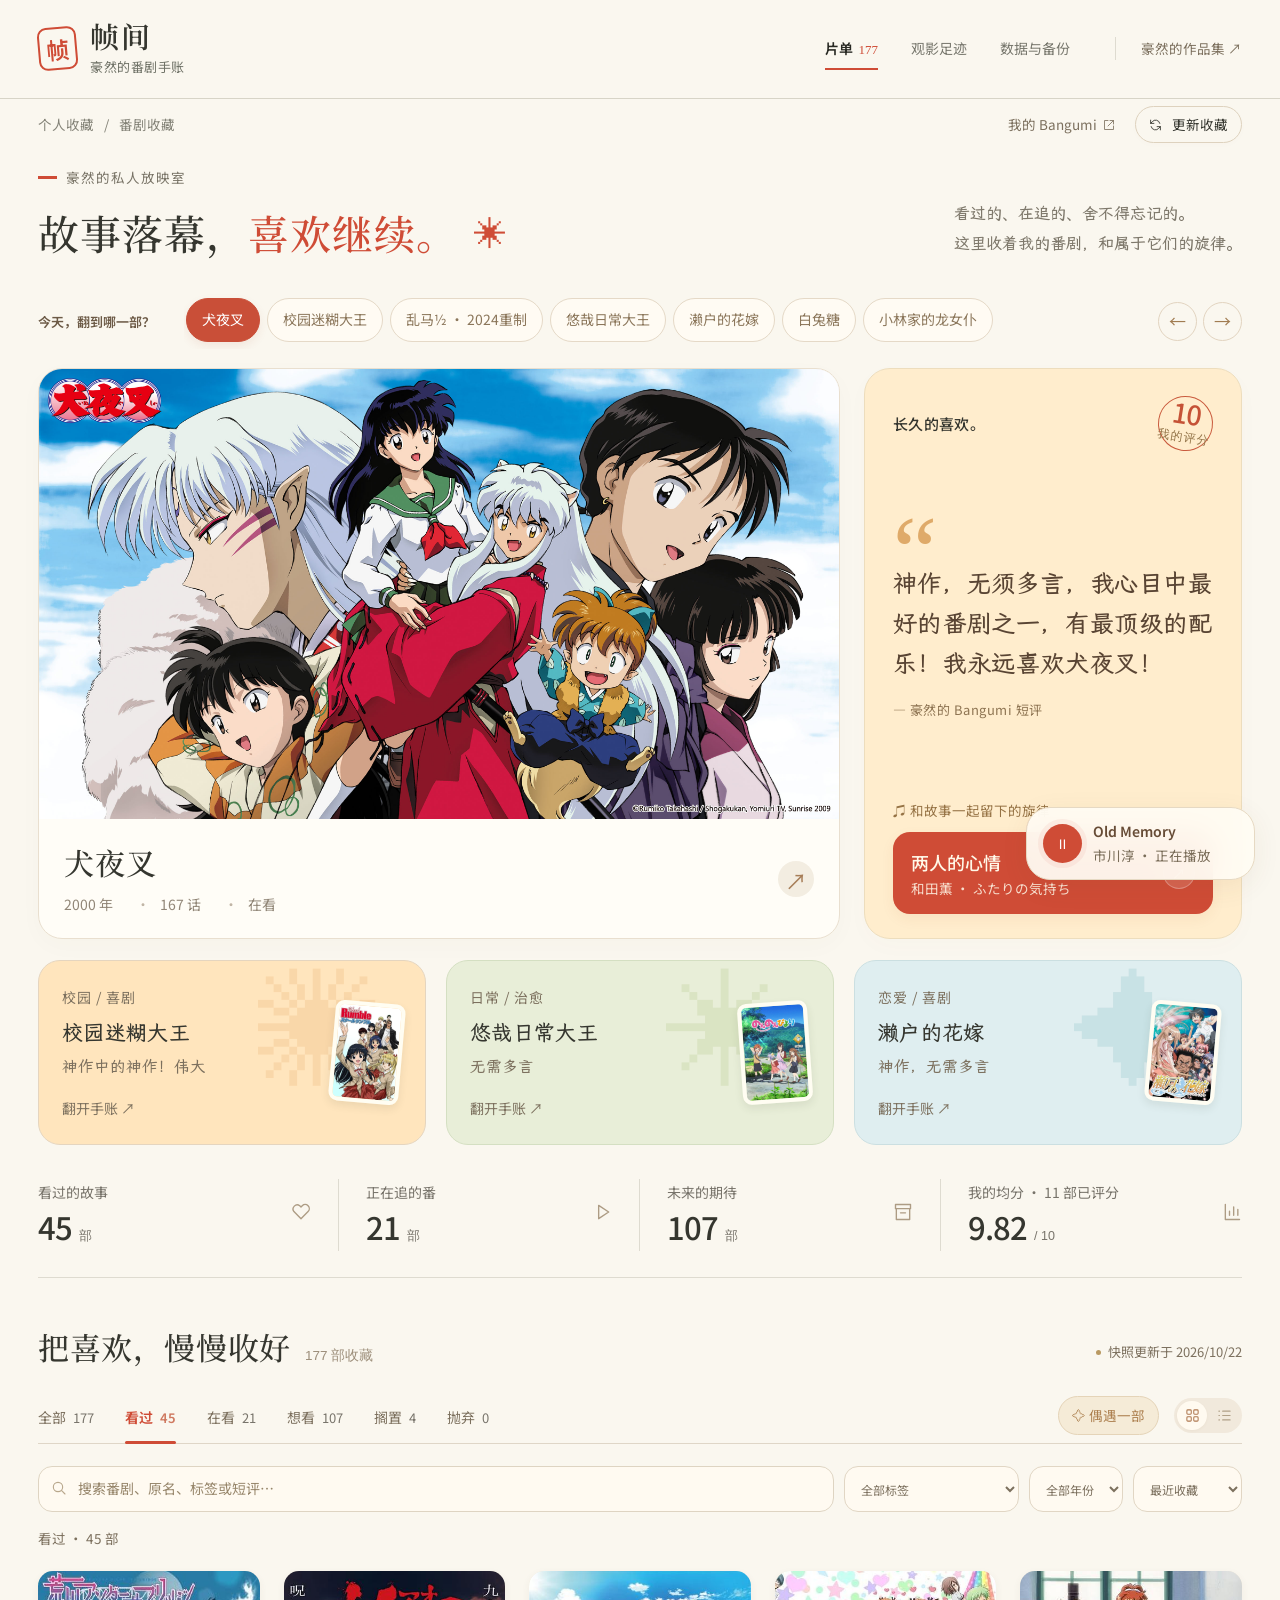
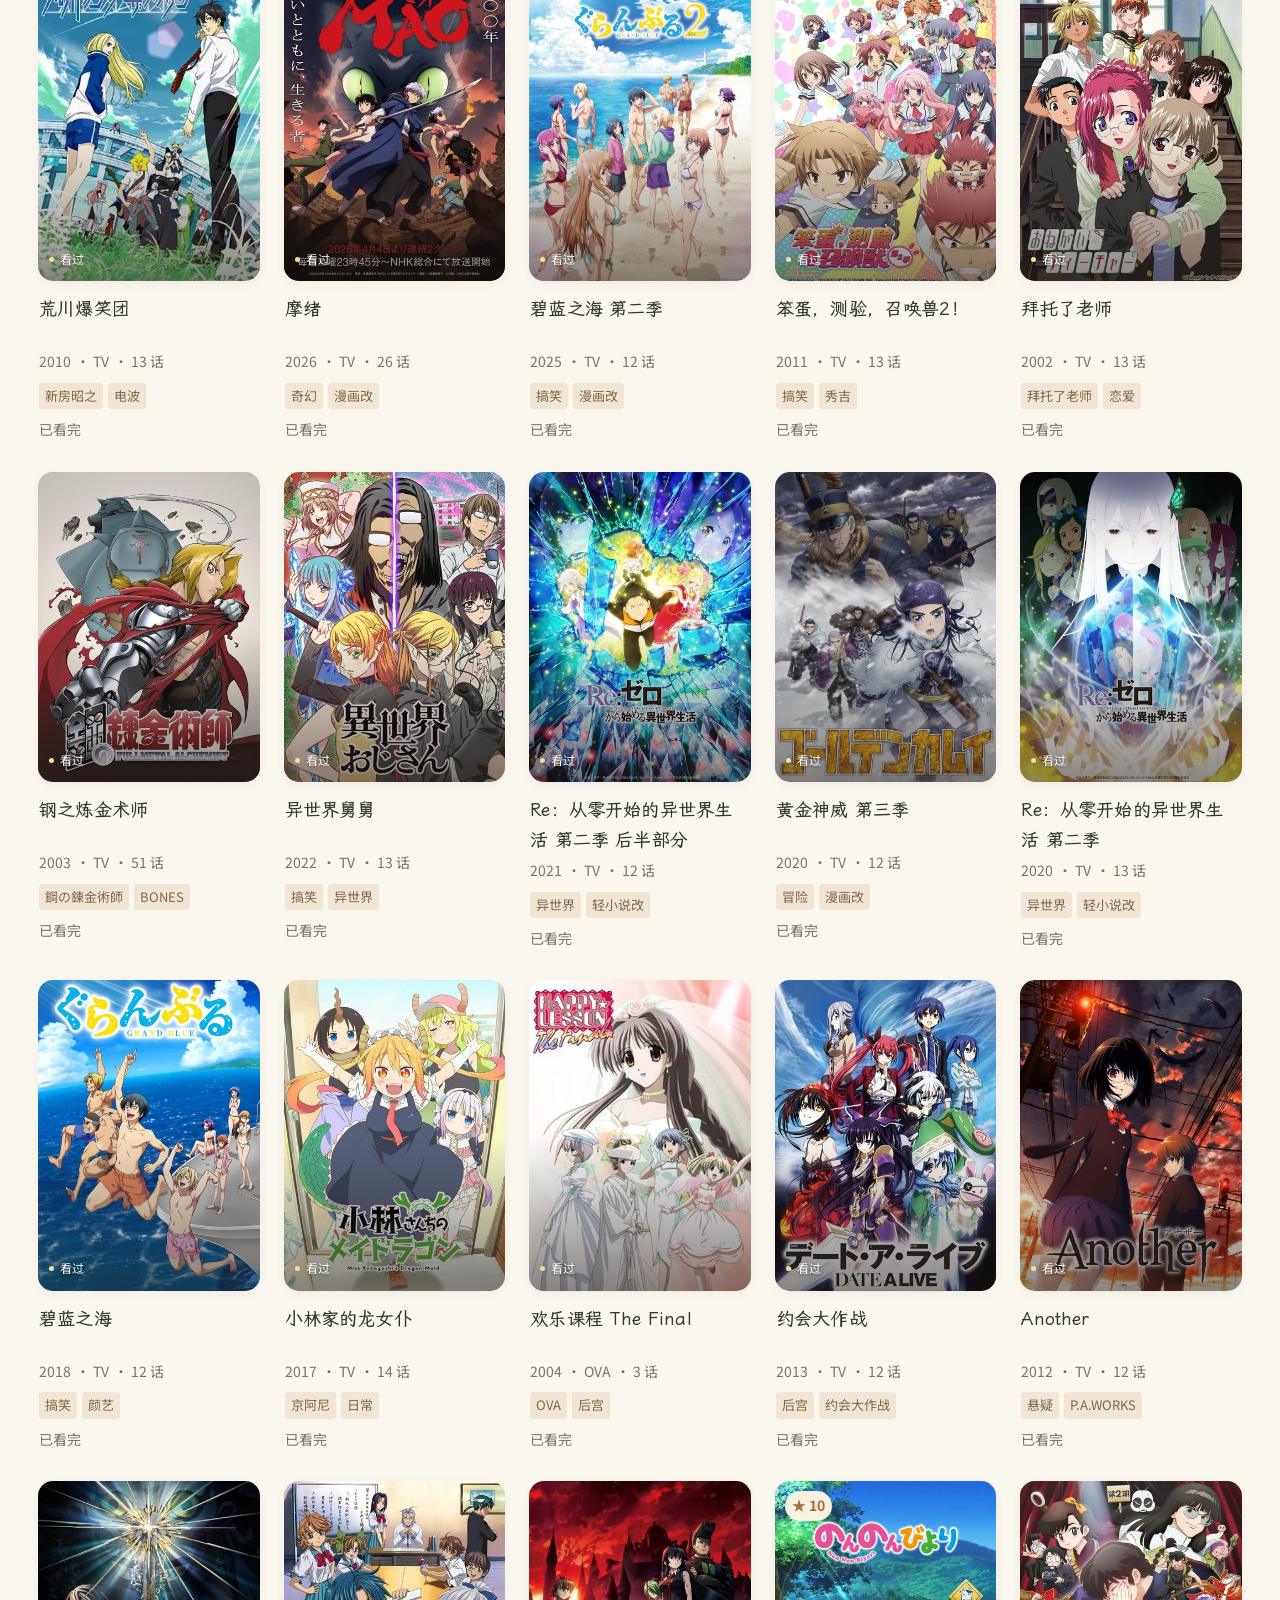
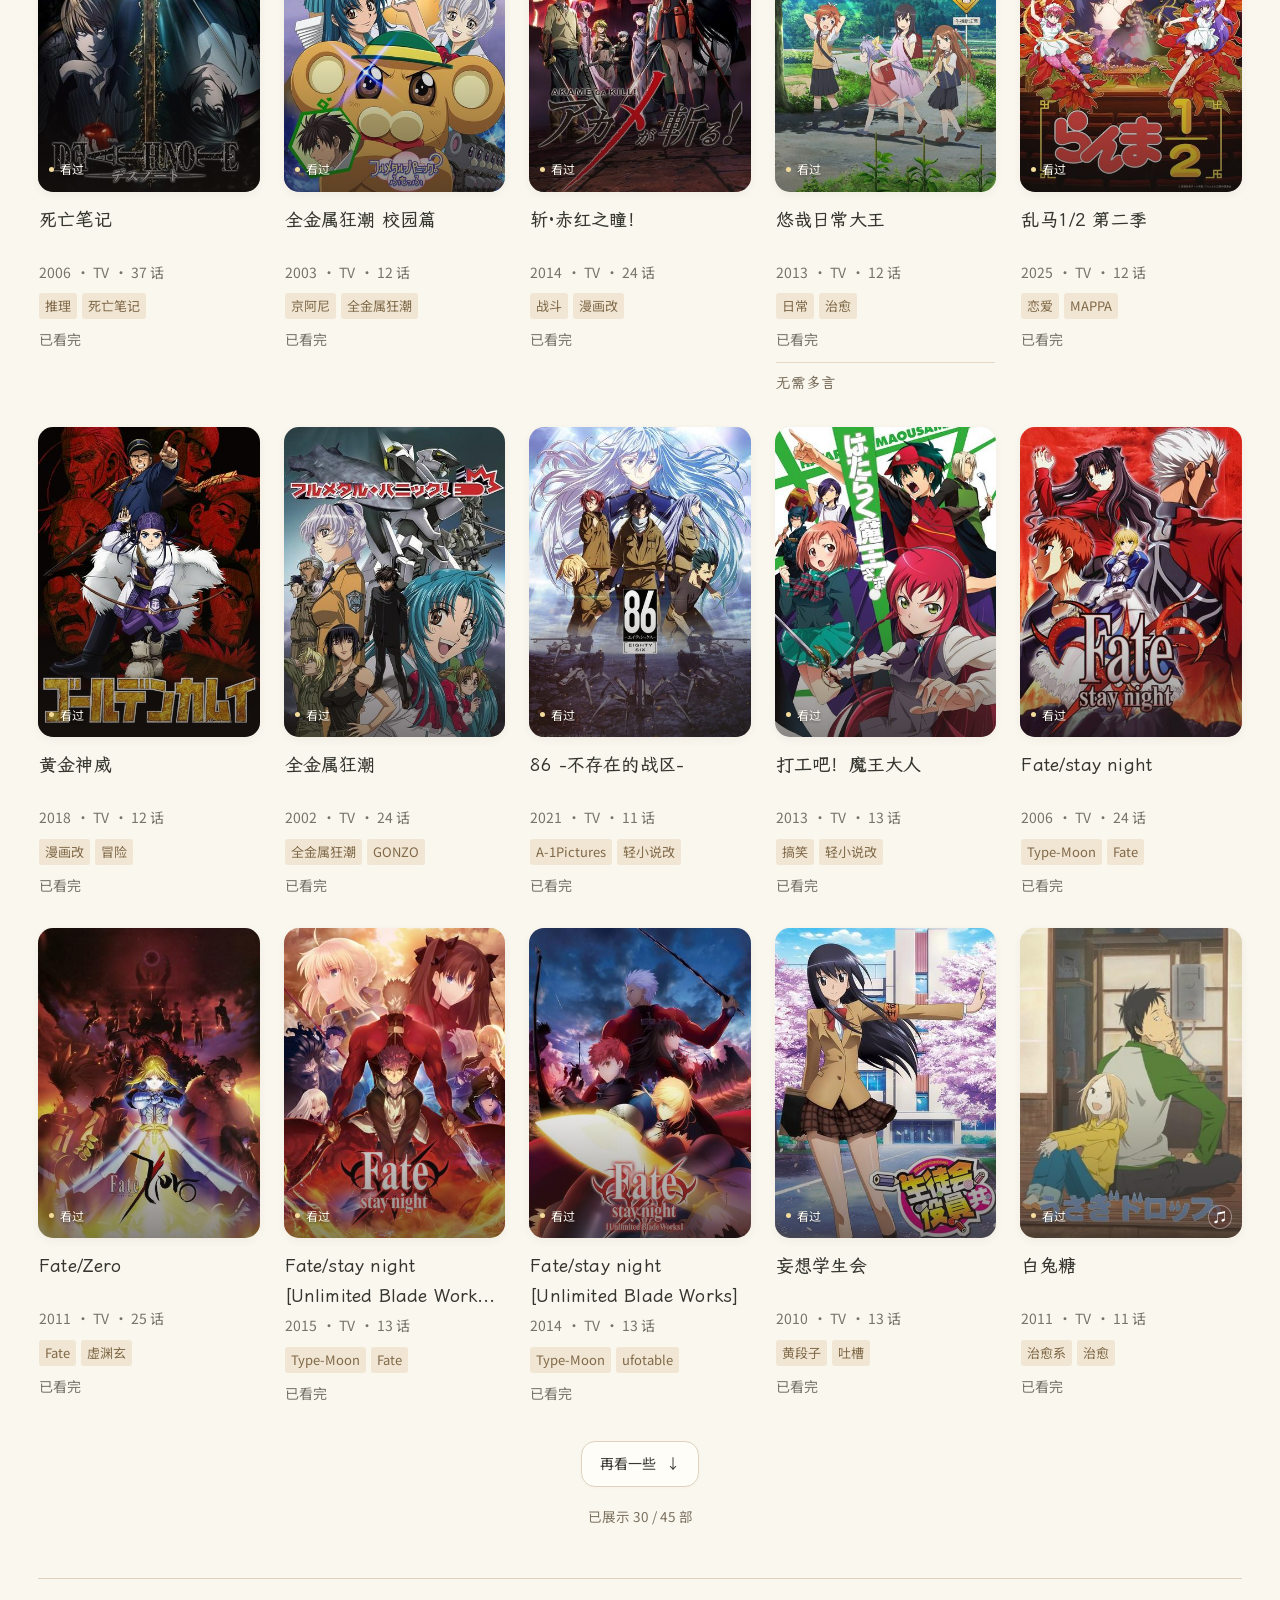
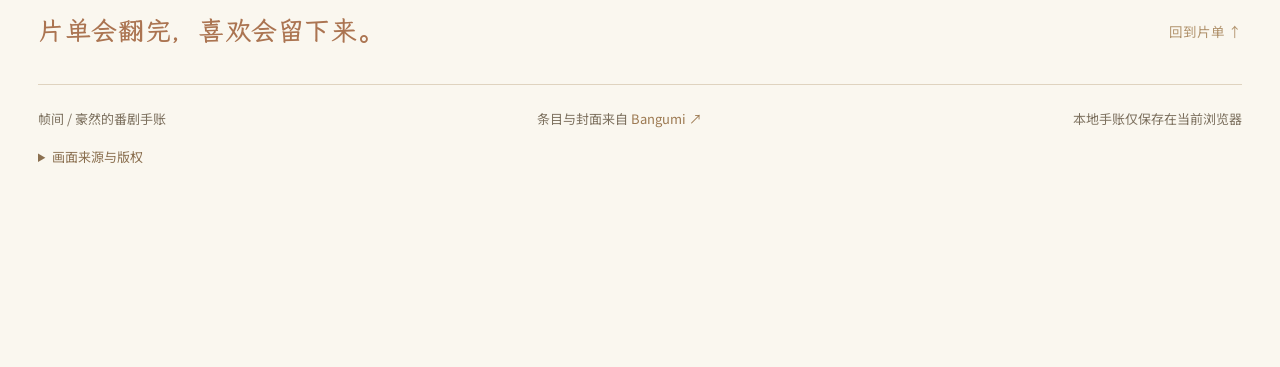
<file: index.html>
<!DOCTYPE html>
<html lang="zh-CN"><head><meta charset="utf-8"><meta name="viewport" content="width=device-width, initial-scale=1"><meta name="theme-color" content="#faf7ef"><meta name="description" content="帧间，豪然的独立番剧手账。真实的 Bangumi 收藏、海报、观看进度、评分与感想。"><title>帧间 · 豪然的番剧手账</title><link rel="icon" href="icon.svg" type="image/svg+xml"><link rel="preload" href="assets/fonts/noto-sans-sc-journal-400-700.woff2" as="font" type="font/woff2" crossorigin><link rel="stylesheet" href="assets/fonts/wenkai/wenkai.css"><link rel="stylesheet" href="style.css?v=15"><script defer src="music.js"></script><script defer src="app.js?v=12"></script></head><body>
<svg class="svg-defs" xmlns="http://www.w3.org/2000/svg" aria-hidden="true"><symbol id="i-grid" viewBox="0 0 24 24"><rect x="3" y="3" width="7" height="7" rx="1.5"/><rect x="14" y="3" width="7" height="7" rx="1.5"/><rect x="3" y="14" width="7" height="7" rx="1.5"/><rect x="14" y="14" width="7" height="7" rx="1.5"/></symbol><symbol id="i-heart" viewBox="0 0 24 24"><path d="M20.5 4.5a5 5 0 0 0-7 0L12 6l-1.5-1.5a5 5 0 0 0-7 7L12 20l8.5-8.5a5 5 0 0 0 0-7Z"/></symbol><symbol id="i-play" viewBox="0 0 24 24"><path d="m8 4 12 8-12 8Z"/></symbol><symbol id="i-chart" viewBox="0 0 24 24"><path d="M4 3v18h17M9 16v-5m5 5V6m5 10v-7"/></symbol><symbol id="i-search" viewBox="0 0 24 24"><circle cx="10.5" cy="10.5" r="7"/><path d="m16 16 5 5"/></symbol><symbol id="i-arrow" viewBox="0 0 24 24"><path d="M5 12h14m-6-6 6 6-6 6"/></symbol><symbol id="i-sync" viewBox="0 0 24 24"><path d="M20 9a8 8 0 0 0-14-3L3 9m0-6v6h6M4 15a8 8 0 0 0 14 3l3-3m0 6v-6h-6"/></symbol><symbol id="i-list" viewBox="0 0 24 24"><path d="M9 5h12M9 12h12M9 19h12M3 5h1M3 12h1M3 19h1"/></symbol><symbol id="i-box" viewBox="0 0 24 24"><path d="M4 8h16v13H4zM3 3h18v5H3zm6 10h6"/></symbol><symbol id="i-external" viewBox="0 0 24 24"><path d="M14 3h7v7m0-7L10 14M10 3H3v18h18v-7"/></symbol><symbol id="i-book" viewBox="0 0 24 24"><path d="M12 5v16M12 6C9 3 4 3 2 5v15c3-2 7-2 10 1 3-3 7-3 10-1V5c-3-2-7-2-10 1Z"/></symbol><symbol id="i-edit" viewBox="0 0 24 24"><path d="m15 4 5 5M3 21l5-1L21 7l-5-5L3 15z"/></symbol><symbol id="i-star" viewBox="0 0 24 24"><path d="m12 2 3 6.5 7 1-5 5 1 7-6-3.5L6 21l1-6.5-5-5 7-1Z"/></symbol></svg>
<a href="#library" class="skip-link">跳到片单</a>
<header class="masthead"><a href="#collection" class="brand" aria-label="帧间首页"><span class="brand-mark" aria-hidden="true">帧</span><span class="brand-sign">帧间<small>豪然的番剧手账</small></span></a><nav class="nav" aria-label="主导航"><button data-page="collection" class="nav-item active">片单<span id="navTotal">—</span></button><button data-page="stats" class="nav-item">观影足迹</button><button id="backupNav" class="nav-item">数据与备份</button></nav><a class="portfolio-link" href="https://haoran-works-anime.orangestork5.chatgpt.site" target="_blank" rel="noopener noreferrer">豪然的作品集 ↗</a></header>
<div class="workspace"><div class="topbar"><span class="breadcrumb">个人收藏 <span>/</span> <b id="pageCrumb">番剧收藏</b></span><div class="top-actions"><a href="https://bangumi.tv/user/1152693" target="_blank" rel="noopener noreferrer" class="source-link">我的 Bangumi <svg><use href="#i-external"/></svg></a><button class="button sync" id="syncBtn"><svg><use href="#i-sync"/></svg><span>更新收藏</span></button></div></div>
<main><section class="journal-intro"><div class="intro-kicker"><span class="red-dash"></span>豪然的私人放映室</div><div class="intro-heading"><h1>故事落幕，<em>喜欢继续。</em><span class="intro-star" aria-hidden="true">✳</span></h1><p>看过的、在追的、舍不得忘记的。<br>这里收着我的番剧，和属于它们的旋律。</p></div></section><div class="hero-switcher" id="heroSwitcher"><div class="feature-switch-label"><b>今天，翻到哪一部？</b><span id="featureCounter" class="sr-only" aria-live="polite"></span></div><div class="feature-options" id="featureOptions" aria-label="选择首页番剧"></div><div class="feature-stepper"><button data-feature-step="-1" aria-label="上一部首页番剧">←</button><button data-feature-step="1" aria-label="下一部首页番剧">→</button></div></div><section class="hero" id="hero" aria-label="精选番剧"><div id="heroCollage" class="hero-collage"></div></section><section class="editorial-shelf" id="editorialShelf" aria-label="我的特别收藏"></section><section class="metrics" aria-label="收藏概况" id="metrics"></section><div id="statusNav" hidden></div>
<section id="collectionPage" class="page-section"><div class="section-heading" id="library"><div><h2>把喜欢，慢慢收好<span id="libraryCount"></span></h2></div><div class="snapshot-label"><span class="tiny-dot"></span><span id="snapshotDate">正在读取记录…</span></div></div>
<div class="collection-toolbar"><div class="tabs" id="statusTabs" aria-label="观看状态"></div><div class="library-actions"><button class="surprise-btn" id="surpriseBtn" title="从当前片单随机打开一部">✧ 偶遇一部</button><div class="view-switch" aria-label="显示方式"><button aria-label="海报视图" aria-pressed="true" data-layout="grid" class="active"><svg><use href="#i-grid"/></svg></button><button aria-label="列表视图" aria-pressed="false" data-layout="list"><svg><use href="#i-list"/></svg></button></div></div></div>
<div class="filterbar"><label class="search-wrap"><svg><use href="#i-search"/></svg><input id="searchInput" type="search" placeholder="搜索番剧、原名、标签或短评…" aria-label="搜索番剧、原名、标签或短评"></label><select id="tagFilter" aria-label="按标签筛选"><option value="">全部标签</option></select><select id="yearFilter" aria-label="按播出年份筛选"><option value="">全部年份</option></select><select id="sortSelect" aria-label="排序方式"><option value="updated">最近收藏</option><option value="rating">我的评分 ↓</option><option value="date">播出时间 ↓</option><option value="title">名称 A—Z</option></select></div>
<div class="result-line"><span id="resultLabel" aria-live="polite">正在加载片单…</span><button class="text-btn" id="clearFilters" hidden>清除筛选 ×</button></div><div id="animeGrid" class="anime-grid"></div><div class="load-more"><button id="loadMore" class="button" hidden>再看一些 <span>↓</span></button><p id="endNote"></p></div></section>
<section id="statsPage" class="page-section" hidden><div class="section-heading"><div><h2>观影足迹</h2><p>从自己的评分与收藏里，回望那些留下来的故事。</p></div></div><div id="statsContent" class="stats-grid"></div></section>
<section class="closing-note"><p>片单会翻完，喜欢会留下来。</p><a href="#library">回到片单 ↑</a></section>
<footer><span>帧间 / 豪然的番剧手账</span><span>条目与封面来自 <a href="https://bangumi.tv/" target="_blank" rel="noopener noreferrer">Bangumi ↗</a></span><span>本地手账仅保存在当前浏览器</span><details class="art-credit"><summary>画面来源与版权</summary><div class="art-credit-grid"><p>犬夜叉：完结篇宣传图，2009。© Rumiko Takahashi / Shogakukan, Yomiuri TV, Sunrise。<a href="https://www.scla.com.cn/Jp/Index/pageView/catid/31/ip/10.html" target="_blank" rel="noopener noreferrer">来源 ↗</a></p><p>校园迷糊大王：二学期发行横图，2006，Prime Video。<a href="https://www.primevideo.com/detail/School-Rumble/0IIDK3F4SWD3840BJA1PM5CKGU" target="_blank" rel="noopener noreferrer">来源 ↗</a></p><p>乱马½：2024 重制版视觉图。© 高桥留美子・小学馆／制作委员会。<a href="https://tv.apple.com/jp/show/ranma-12/umc.cmc.3gfhmkai251xz4w9db60hayqz?l=en" target="_blank" rel="noopener noreferrer">来源 ↗</a></p><p>悠哉日常大王：系列后续篇冬日视觉图。<a href="https://tv.apple.com/us/show/non-non-biyori/umc.cmc.2vn3rw7q8punew7u7emrdpv25" target="_blank" rel="noopener noreferrer">来源 ↗</a></p><p>濑户的花嫁：2007 年动画宣传图。<a href="https://tv.apple.com/jp/show/瀬戸の花嫁/umc.cmc.72yd84bu8yi282exgj140xf68" target="_blank" rel="noopener noreferrer">来源 ↗</a></p><p>白兔糖：2011 年动画水彩视觉图。<a href="https://tv.apple.com/us/show/usagi-drop/umc.cmc.2723yvmzlu3mr46f52ntfb221" target="_blank" rel="noopener noreferrer">来源 ↗</a></p><p>小林家的龙女仆：2017 年第一季官方视觉图。<a href="https://maidragon.jp/1st/" target="_blank" rel="noopener noreferrer">来源 ↗</a></p><p>86：动画发行视觉图。©2020 安里アサト/KADOKAWA/Project-86。<a href="https://tv.apple.com/us/show/86-eighty-six/umc.cmc.gn669web3vt2ulq7a6f4hxzb" target="_blank" rel="noopener noreferrer">来源 ↗</a></p><p>画面版权归原作者及各制作方所有。</p></div></details></footer></main></div>
<dialog id="detailDialog" class="detail-dialog"><button class="close-dialog" aria-label="关闭详情" data-close="detailDialog">×</button><div id="detailContent"></div></dialog>
<dialog id="backupDialog" class="backup-dialog"><button class="close-dialog" aria-label="关闭备份窗口" data-close="backupDialog">×</button><h2>数据与备份</h2><p>网站展示豪然的 Bangumi 公开收藏快照。你在这里修改的状态、进度、评分和短评只保存在当前浏览器，不会改变其他访客看到的片单，也不会写回 Bangumi。</p><div id="backupInfo" class="backup-info"></div><div class="backup-actions"><button class="button primary" id="exportBtn">导出完整片单 ↓</button><button class="button" id="importBtn">导入片单备份 ↑</button><input id="importFile" type="file" accept="application/json,.json" hidden></div><p class="help-text">换设备前请导出备份。点击「更新收藏」可重新读取 Bangumi 公开记录，并保留本地手账。公开片单以站点发布的快照为准。</p><button class="text-btn danger" id="resetBtn">清除本地修改，恢复到最近的 Bangumi 记录</button></dialog>
<audio id="bgmAudio" src="assets/old-memory.mp3" preload="metadata"></audio>
<aside class="music-player" aria-label="背景音乐播放器"><button id="musicToggle" class="music-toggle" aria-label="播放背景音乐" aria-pressed="false"><span id="musicGlyph">▶</span></button><button id="openMusic" class="music-track" aria-label="打开背景音乐歌单"><b id="musicTitle">Old Memory</b><span id="musicState">市川淳 · 已暂停</span></button><button id="musicNext" class="player-icon" aria-label="下一首背景音乐">↠</button><button id="musicLoop" class="player-icon" aria-label="列表循环，点击切换单曲循环" title="列表循环">↻</button><label class="volume-control"><span>音量</span><input id="musicVolume" type="range" min="0" max="100" value="25" aria-label="背景音乐音量"><output id="volumeValue">25%</output></label></aside>
<dialog id="musicDialog" class="music-dialog" aria-labelledby="musicDialogTitle"><button class="close-dialog" data-close="musicDialog" aria-label="关闭背景音乐歌单">×</button><h2 id="musicDialogTitle">故事的另一种声音。</h2><p class="music-intro">Old Memory 已准备好，陪你慢慢翻过片单。<br>其他曲目补齐音源后，会加入循环与番剧联动。</p><div id="musicList" class="music-list"></div><div class="music-help"><p>外部音源无法播放时，可为曲目选择本机音频。音频仅在当前页面使用，关闭页面后需重新选择。</p><p id="musicMessage" role="status"></p></div><input id="localMusicFile" type="file" accept="audio/*,.mp3,.m4a,.ogg,.wav,.flac" hidden></dialog>
<dialog id="welcomeDialog" class="welcome-dialog" aria-labelledby="welcomeTitle"><button class="close-dialog" id="welcomeClose" aria-label="安静进入">×</button><span class="welcome-symbol" aria-hidden="true">♫</span><h2 id="welcomeTitle">从一首歌，进入故事。</h2><p>Old Memory · 市川淳<br>让熟悉的旋律，陪你翻过喜欢的片单。</p><div class="welcome-track"><span aria-hidden="true">♪</span><div><b>Old Memory</b><small>市川淳 · 循环播放 · 随时暂停</small></div></div><button class="button primary" id="welcomePlay" autofocus>播放音乐，进入片单</button><button class="quiet-button" id="welcomeQuiet">安静浏览 →</button><small class="welcome-tip">首次播放可能需要点击开启。右下角可暂停和调节音量。</small></dialog>
<div id="toast" class="toast" role="status" hidden></div><div id="fatalError" class="fatal-error" hidden></div></body></html>
</file>
<file: assets/fonts/wenkai/wenkai.css>
/* LXGW WenKai Screen [4] */
@font-face {
  font-family: 'LXGW WenKai Screen';
  font-style: normal;
  font-weight: 400;
  font-display: swap;
  src: url('./lxgwwenkaigbscreen-subset-4.woff2') format('woff2');
  unicode-range: U+1f1e9-1f1f5, U+1f1f7-1f1ff, U+1f21a, U+1f232, U+1f234-1f237, U+1f250-1f251, U+1f300, U+1f302-1f308, U+1f30a-1f311, U+1f315, U+1f319-1f320, U+1f324, U+1f327, U+1f32a, U+1f32c-1f32d, U+1f330-1f357, U+1f359-1f37e
}
/* LXGW WenKai Screen [5] */
@font-face {
  font-family: 'LXGW WenKai Screen';
  font-style: normal;
  font-weight: 400;
  font-display: swap;
  src: url('./lxgwwenkaigbscreen-subset-5.woff2') format('woff2');
  unicode-range: U+fee3, U+fef3, U+ff03-ff04, U+ff07, U+ff0a, U+ff17-ff19, U+ff1c-ff1d, U+ff20-ff3a, U+ff3c, U+ff3e-ff5b, U+ff5d, U+ff61-ff65, U+ff67-ff6a, U+ff6c, U+ff6f-ff78, U+ff7a-ff7d, U+ff80-ff84, U+ff86, U+ff89-ff8e, U+ff92, U+ff97-ff9b, U+ff9d-ff9f, U+ffe0-ffe4, U+ffe6, U+ffe9, U+ffeb, U+ffed, U+fffc, U+1f004, U+1f170-1f171, U+1f192-1f195, U+1f198-1f19a, U+1f1e6-1f1e8
}
/* LXGW WenKai Screen [6] */
@font-face {
  font-family: 'LXGW WenKai Screen';
  font-style: normal;
  font-weight: 400;
  font-display: swap;
  src: url('./lxgwwenkaigbscreen-subset-6.woff2') format('woff2');
  unicode-range: U+f0a7, U+f0b2, U+f0b7, U+f0c9, U+f0d8, U+f0da, U+f0dc-f0dd, U+f0e0, U+f0e6, U+f0eb, U+f0fc, U+f101, U+f104-f105, U+f107, U+f10b, U+f11b, U+f14b, U+f18a, U+f193, U+f1d6-f1d7, U+f244, U+f27a, U+f296, U+f2ae, U+f471, U+f4b3, U+f610-f611, U+f880-f881, U+f8ec, U+f8f5, U+f8ff, U+f901, U+f90a, U+f92c-f92d, U+f934, U+f937, U+f941, U+f965, U+f967, U+f969, U+f96b, U+f96f, U+f974, U+f978-f979, U+f97e, U+f981, U+f98a, U+f98e, U+f997, U+f99c, U+f9b2, U+f9b5, U+f9ba, U+f9be, U+f9ca, U+f9d0-f9d1, U+f9dd, U+f9e0-f9e1, U+f9e4, U+f9f7, U+fa00-fa01, U+fa08, U+fa0a, U+fa11, U+fb01-fb02, U+fdfc, U+fe0e, U+fe30-fe31, U+fe33-fe44, U+fe49-fe52, U+fe54-fe57, U+fe59-fe66, U+fe68-fe6b, U+fe8e, U+fe92-fe93, U+feae, U+feb8, U+fecb-fecc, U+fee0
}
/* LXGW WenKai Screen [21] */
@font-face {
  font-family: 'LXGW WenKai Screen';
  font-style: normal;
  font-weight: 400;
  font-display: swap;
  src: url('./lxgwwenkaigbscreen-subset-21.woff2') format('woff2');
  unicode-range: U+9f3d-9f3e, U+9f41, U+9f4a-9f4b, U+9f51-9f52, U+9f61-9f63, U+9f66-9f67, U+9f80-9f81, U+9f83, U+9f85-9f8d, U+9f90-9f91, U+9f94-9f96, U+9f98, U+9f9b-9f9c, U+9f9e, U+9fa0, U+9fa2, U+9ff4, U+a001, U+a007, U+a025, U+a046-a047, U+a057, U+a072, U+a078-a079, U+a083, U+a085, U+a100, U+a118, U+a132, U+a134, U+a1f4, U+a242, U+a4a6, U+a4aa, U+a4b0-a4b1, U+a4b3, U+a9c1-a9c2, U+ac00-ac01, U+ac04, U+ac08, U+ac10-ac11, U+ac13-ac16, U+ac19, U+ac1c-ac1d, U+ac24, U+ac70-ac71, U+ac74, U+ac77-ac78, U+ac80-ac81, U+ac83, U+ac8c, U+ac90, U+ac9f-aca0, U+aca8-aca9, U+acac, U+acb0, U+acbd, U+acc1, U+acc4, U+ace0-ace1, U+ace4, U+ace8, U+acf3, U+acf5, U+acfc-acfd, U+ad00, U+ad0c, U+ad11, U+ad1c, U+ad34, U+ad50, U+ad64, U+ad6c, U+ad70, U+ad74, U+ad7f, U+ad81, U+ad8c, U+adc0, U+adc8, U+addc, U+ade0, U+adf8-adf9, U+adfc, U+ae00, U+ae08-ae09, U+ae0b, U+ae30, U+ae34, U+ae38, U+ae40, U+ae4a, U+ae4c, U+ae54, U+ae68, U+aebc, U+aed8, U+af2c-af2d, U+af34
}
/* LXGW WenKai Screen [22] */
@font-face {
  font-family: 'LXGW WenKai Screen';
  font-style: normal;
  font-weight: 400;
  font-display: swap;
  src: url('./lxgwwenkaigbscreen-subset-22.woff2') format('woff2');
  unicode-range: U+9dfa, U+9e0a, U+9e11, U+9e1a, U+9e1e, U+9e20, U+9e22, U+9e28-9e2c, U+9e2e-9e33, U+9e35-9e3b, U+9e3e, U+9e40-9e44, U+9e46-9e4e, U+9e51, U+9e53, U+9e55-9e58, U+9e5a-9e5c, U+9e5e-9e63, U+9e66-9e6e, U+9e71, U+9e73, U+9e75, U+9e78-9e79, U+9e7c-9e7e, U+9e82, U+9e86-9e88, U+9e8b-9e8c, U+9e90-9e91, U+9e93, U+9e95, U+9e97, U+9e9d, U+9ea4-9ea5, U+9ea9-9eaa, U+9eb4-9eb5, U+9eb8-9eba, U+9ebc-9ebf, U+9ec3, U+9ec9, U+9ecd, U+9ed0, U+9ed2-9ed3, U+9ed5-9ed6, U+9ed9, U+9edc-9edd, U+9edf-9ee0, U+9ee2, U+9ee5, U+9ee7-9eea, U+9eef, U+9ef1, U+9ef3-9ef4, U+9ef6, U+9ef9, U+9efb-9efc, U+9efe, U+9f0b, U+9f0d, U+9f10, U+9f14, U+9f17, U+9f19, U+9f22, U+9f29, U+9f2c, U+9f2f, U+9f31, U+9f37, U+9f39
}
/* LXGW WenKai Screen [23] */
@font-face {
  font-family: 'LXGW WenKai Screen';
  font-style: normal;
  font-weight: 400;
  font-display: swap;
  src: url('./lxgwwenkaigbscreen-subset-23.woff2') format('woff2');
  unicode-range: U+9c3b, U+9c40, U+9c47-9c49, U+9c53, U+9c57, U+9c64, U+9c72, U+9c77-9c78, U+9c7b, U+9c7f-9c80, U+9c82-9c83, U+9c85-9c8c, U+9c8e-9c92, U+9c94-9c9b, U+9c9e-9ca3, U+9ca5-9ca7, U+9ca9, U+9cab, U+9cad-9cae, U+9cb1-9cb7, U+9cb9-9cbd, U+9cbf-9cc0, U+9cc3, U+9cc5-9cc7, U+9cc9-9cd1, U+9cd3-9cda, U+9cdc-9cdd, U+9cdf, U+9ce1-9ce3, U+9ce5, U+9ce9, U+9cee-9cef, U+9cf3-9cf4, U+9cf6, U+9cfc-9cfd, U+9d02, U+9d08-9d09, U+9d12, U+9d1b, U+9d1e, U+9d26, U+9d28, U+9d37, U+9d3b, U+9d3f, U+9d51, U+9d59, U+9d5c-9d5d, U+9d5f-9d61, U+9d6c, U+9d70, U+9d72, U+9d7a, U+9d7e, U+9d84, U+9d89, U+9d8f, U+9d92, U+9daf, U+9db4, U+9db8, U+9dbc, U+9dc4, U+9dc7, U+9dc9, U+9dd7, U+9ddf, U+9df2, U+9df9
}
/* LXGW WenKai Screen [24] */
@font-face {
  font-family: 'LXGW WenKai Screen';
  font-style: normal;
  font-weight: 400;
  font-display: swap;
  src: url('./lxgwwenkaigbscreen-subset-24.woff2') format('woff2');
  unicode-range: U+9a5f, U+9a62, U+9a65, U+9a69, U+9a6b, U+9a6e, U+9a75, U+9a77-9a7a, U+9a7d, U+9a80, U+9a83, U+9a85, U+9a87-9a8a, U+9a8d-9a8e, U+9a90, U+9a92-9a93, U+9a95-9a96, U+9a98-9a99, U+9a9b-9aa2, U+9aa5, U+9aa7, U+9aaf-9ab1, U+9ab5-9ab6, U+9ab9-9aba, U+9abc, U+9ac0-9ac4, U+9ac8, U+9acb-9acc, U+9ace-9acf, U+9ad1-9ad2, U+9ad9, U+9adf, U+9ae1, U+9ae3, U+9aea-9aeb, U+9aed-9aef, U+9af4, U+9af9, U+9afb, U+9b03-9b04, U+9b06, U+9b08, U+9b0d, U+9b0f-9b10, U+9b13, U+9b18, U+9b1a, U+9b1f, U+9b22-9b23, U+9b25, U+9b27-9b28, U+9b2a, U+9b2f, U+9b31-9b32, U+9b3b, U+9b43, U+9b46-9b49, U+9b4d-9b4e, U+9b51, U+9b56, U+9b58, U+9b5a, U+9b5c, U+9b5f, U+9b61-9b62, U+9b6f, U+9b77, U+9b80, U+9b88, U+9b8b, U+9b8e, U+9b91, U+9b9f-9ba0, U+9ba8, U+9baa-9bab, U+9bad-9bae, U+9bb0-9bb1, U+9bb8, U+9bc9-9bca, U+9bd3, U+9bd6, U+9bdb, U+9be8, U+9bf0-9bf1, U+9c02, U+9c10, U+9c15, U+9c24, U+9c2d, U+9c32, U+9c39
}
/* LXGW WenKai Screen [25] */
@font-face {
  font-family: 'LXGW WenKai Screen';
  font-style: normal;
  font-weight: 400;
  font-display: swap;
  src: url('./lxgwwenkaigbscreen-subset-25.woff2') format('woff2');
  unicode-range: U+98c8, U+98cf-98d6, U+98da-98db, U+98dd, U+98e1-98e2, U+98e7-98ea, U+98ec, U+98ee-98ef, U+98f2, U+98f4, U+98fc-98fe, U+9903, U+9905, U+9908, U+990a, U+990c-990d, U+9913-9914, U+9918, U+991a-991b, U+991e, U+9921, U+9928, U+992c, U+992e, U+9935, U+9938-9939, U+993d-993e, U+9945, U+994b-994c, U+9951-9952, U+9954-9955, U+9957, U+995e, U+9963, U+9966-9969, U+996b-996c, U+996f, U+9974-9975, U+9977-9979, U+997d-997e, U+9980-9981, U+9983-9984, U+9987, U+998a-998b, U+998d-9991, U+9993-9995, U+9997-9998, U+99a5, U+99ab-99ae, U+99b1, U+99b3-99b4, U+99bc, U+99bf, U+99c1, U+99c3-99c6, U+99cc, U+99d0, U+99d2, U+99d5, U+99db, U+99dd, U+99e1, U+99ed, U+99f1, U+99ff, U+9a01, U+9a03-9a04, U+9a0e-9a0f, U+9a11-9a13, U+9a19, U+9a1b, U+9a28, U+9a2b, U+9a30, U+9a32, U+9a37, U+9a40, U+9a45, U+9a4a, U+9a4d-9a4e, U+9a52, U+9a55, U+9a57, U+9a5a-9a5b
}
/* LXGW WenKai Screen [26] */
@font-face {
  font-family: 'LXGW WenKai Screen';
  font-style: normal;
  font-weight: 400;
  font-display: swap;
  src: url('./lxgwwenkaigbscreen-subset-26.woff2') format('woff2');
  unicode-range: U+972a, U+972d, U+9730, U+973d, U+9742, U+9744, U+9748-9749, U+9750-9751, U+975a-975c, U+9763, U+9765-9766, U+976c-976d, U+9773, U+9776, U+977a, U+977c, U+9784-9785, U+978e-978f, U+9791-9792, U+9794-9795, U+9798, U+979a, U+979e, U+97a3, U+97a5-97a6, U+97a8, U+97ab-97ac, U+97ae-97af, U+97b2, U+97b4, U+97c6, U+97cb-97cc, U+97d3, U+97d8, U+97dc, U+97e1, U+97ea-97eb, U+97ee, U+97fb, U+97fe-97ff, U+9801-9803, U+9805-9806, U+9808, U+980c, U+9810-9814, U+9817-9818, U+981e, U+9820-9821, U+9824, U+9828, U+982b-982d, U+9830, U+9834, U+9838-9839, U+983c, U+9846, U+984d-984f, U+9851-9852, U+9854-9855, U+9857-9858, U+985a-985b, U+9862-9863, U+9865, U+9867, U+986b, U+986f-9871, U+9877-9878, U+987c, U+9880, U+9883, U+9885, U+9889, U+988b-988f, U+9893-9895, U+9899-989b, U+989e-989f, U+98a1-98a2, U+98a5-98a7, U+98a9, U+98af, U+98b1, U+98b6, U+98ba, U+98be, U+98c3-98c4, U+98c6-98c7
}
/* LXGW WenKai Screen [27] */
@font-face {
  font-family: 'LXGW WenKai Screen';
  font-style: normal;
  font-weight: 400;
  font-display: swap;
  src: url('./lxgwwenkaigbscreen-subset-27.woff2') format('woff2');
  unicode-range: U+95b9-95ca, U+95cc-95cd, U+95d4-95d6, U+95d8, U+95e1-95e2, U+95e9, U+95f0-95f1, U+95f3, U+95f6, U+95fc, U+95fe-95ff, U+9602-9604, U+9606-960d, U+960f, U+9611-9613, U+9615-9617, U+9619-961b, U+961d, U+9621, U+9628, U+962f, U+963c-963e, U+9641-9642, U+9649, U+9654, U+965b-965f, U+9661, U+9663, U+9665, U+9667-9668, U+966c, U+9670, U+9672-9674, U+9678, U+967a, U+967d, U+9682, U+9685, U+9688, U+968a, U+968d-968e, U+9695, U+9697-9698, U+969e, U+96a0, U+96a3-96a4, U+96a8, U+96aa, U+96b0-96b1, U+96b3-96b4, U+96b7-96b9, U+96bb-96bd, U+96c9, U+96cb, U+96ce, U+96d1-96d2, U+96d6, U+96d9, U+96db-96dc, U+96de, U+96e0, U+96e3, U+96e9, U+96eb, U+96f0-96f2, U+96f9, U+96ff, U+9701-9702, U+9705, U+9708, U+970a, U+970e-970f, U+9711, U+9719, U+9727
}
/* LXGW WenKai Screen [28] */
@font-face {
  font-family: 'LXGW WenKai Screen';
  font-style: normal;
  font-weight: 400;
  font-display: swap;
  src: url('./lxgwwenkaigbscreen-subset-28.woff2') format('woff2');
  unicode-range: U+94e7-94ec, U+94ee-94f1, U+94f3, U+94f5, U+94f7, U+94f9, U+94fb-94fd, U+94ff, U+9503-9504, U+9506-9507, U+9509-950a, U+950d-950f, U+9511-9518, U+951a-9520, U+9522, U+9528-952d, U+9530-953a, U+953c-953f, U+9543-9546, U+9548-9550, U+9552-9555, U+9557-955b, U+955d-9568, U+956a-956d, U+9570-9574, U+9583, U+9586, U+9589, U+958e-958f, U+9591-9592, U+9594, U+9598-9599, U+959e-95a0, U+95a2-95a6, U+95a8-95b2, U+95b4, U+95b8
}
/* LXGW WenKai Screen [29] */
@font-face {
  font-family: 'LXGW WenKai Screen';
  font-style: normal;
  font-weight: 400;
  font-display: swap;
  src: url('./lxgwwenkaigbscreen-subset-29.woff2') format('woff2');
  unicode-range: U+9410-941a, U+941c-942b, U+942d-942e, U+9432-9433, U+9435, U+9438, U+943a, U+943e, U+9444, U+944a, U+9451-9452, U+945a, U+9462-9463, U+9465, U+9470-9487, U+948a-9492, U+9494-9498, U+949a, U+949c-949d, U+94a1, U+94a3-94a4, U+94a8, U+94aa-94ad, U+94af, U+94b2, U+94b4-94ba, U+94bc-94c0, U+94c4, U+94c6-94db, U+94de-94e6
}
/* LXGW WenKai Screen [30] */
@font-face {
  font-family: 'LXGW WenKai Screen';
  font-style: normal;
  font-weight: 400;
  font-display: swap;
  src: url('./lxgwwenkaigbscreen-subset-30.woff2') format('woff2');
  unicode-range: U+92b7, U+92b9, U+92c1, U+92c5-92c6, U+92c8, U+92cc, U+92d0, U+92d2, U+92e4, U+92ea, U+92ec-92ed, U+92f0, U+92f3, U+92f8, U+92fc, U+9304, U+9306, U+9310, U+9312, U+9315, U+9318, U+931a, U+931e, U+9320-9322, U+9324, U+9326-9329, U+932b-932c, U+932f, U+9331-9332, U+9335-9336, U+933e, U+9340-9341, U+934a-9360, U+9362-9363, U+9365-936b, U+936e, U+9375, U+937e, U+9382, U+938a, U+938c, U+938f, U+9393-9394, U+9396-9397, U+939a, U+93a2, U+93a7, U+93ac-93cd, U+93d0-93d1, U+93d6-93d8, U+93de-93df, U+93e1-93e2, U+93e4, U+93f8, U+93fb, U+93fd, U+940e-940f
}
/* LXGW WenKai Screen [31] */
@font-face {
  font-family: 'LXGW WenKai Screen';
  font-style: normal;
  font-weight: 400;
  font-display: swap;
  src: url('./lxgwwenkaigbscreen-subset-31.woff2') format('woff2');
  unicode-range: U+914c, U+914e-9150, U+9154, U+9157, U+915a, U+915d-915e, U+9161-9164, U+9169, U+9170, U+9172, U+9174, U+9179-917a, U+917d-917e, U+9182-9183, U+9185, U+918c-918d, U+9190-9191, U+919a, U+919c, U+91a1-91a4, U+91a8, U+91aa-91af, U+91b4-91b5, U+91b8, U+91ba, U+91be, U+91c0-91c1, U+91c6, U+91c8, U+91cb, U+91d0, U+91d2, U+91d7-91d8, U+91dd, U+91e3, U+91e6-91e7, U+91ed, U+91f0, U+91f5, U+91f9, U+9200, U+9205, U+9207-920a, U+920d-920e, U+9210, U+9214-9215, U+921c, U+921e, U+9221, U+9223-9227, U+9229-922a, U+922d, U+9234-9235, U+9237, U+9239-923a, U+923c-9240, U+9244-9246, U+9249, U+924e-924f, U+9251, U+9253, U+9257, U+925b, U+925e, U+9262, U+9264-9266, U+9268, U+926c, U+926f, U+9271, U+927b, U+927e, U+9280, U+9283, U+9285-928a, U+928e, U+9291, U+9293, U+9296, U+9298, U+929c-929d, U+92a8, U+92ab-92ae, U+92b3, U+92b6
}
/* LXGW WenKai Screen [32] */
@font-face {
  font-family: 'LXGW WenKai Screen';
  font-style: normal;
  font-weight: 400;
  font-display: swap;
  src: url('./lxgwwenkaigbscreen-subset-32.woff2') format('woff2');
  unicode-range: U+8fe2-8fe5, U+8fe8-8fe9, U+8fee, U+8ff3-8ff4, U+8ff8, U+8ffa, U+9004, U+900b, U+9011, U+9015-9016, U+901e, U+9021, U+9026, U+902d, U+902f, U+9031, U+9035-9036, U+9039-903a, U+9041, U+9044-9046, U+904a, U+904f-9052, U+9054-9055, U+9058-9059, U+905b-905e, U+9060-9062, U+9068-9069, U+906f, U+9072, U+9074, U+9076-907a, U+907c-907d, U+9081, U+9083, U+9085, U+9087-908b, U+908f, U+9095, U+9097, U+9099-909b, U+909d, U+90a0-90a1, U+90a8-90a9, U+90ac, U+90b0, U+90b2-90b4, U+90b6, U+90b8, U+90ba, U+90bd-90be, U+90c3-90c5, U+90c7-90c8, U+90cf-90d0, U+90d3, U+90d5, U+90d7, U+90da-90dc, U+90de, U+90e2, U+90e4, U+90e6-90e7, U+90ea-90eb, U+90ef, U+90f4-90f5, U+90f7, U+90fe-9100, U+9104, U+9109, U+910c, U+9112, U+9114-9115, U+9118, U+911c, U+911e, U+9120, U+9122-9123, U+9127, U+912d, U+912f-9132, U+9139-913a, U+9143, U+9146, U+9149-914a
}
/* LXGW WenKai Screen [33] */
@font-face {
  font-family: 'LXGW WenKai Screen';
  font-style: normal;
  font-weight: 400;
  font-display: swap;
  src: url('./lxgwwenkaigbscreen-subset-33.woff2') format('woff2');
  unicode-range: U+8e2d-8e31, U+8e34-8e35, U+8e39-8e3a, U+8e3d, U+8e40-8e42, U+8e47, U+8e49-8e4b, U+8e50-8e53, U+8e59-8e5a, U+8e5f-8e60, U+8e64, U+8e69, U+8e6c, U+8e70, U+8e74, U+8e76, U+8e7a-8e7c, U+8e7f, U+8e84-8e85, U+8e87, U+8e89, U+8e8b, U+8e8d, U+8e8f-8e90, U+8e94, U+8e99, U+8e9c, U+8e9e, U+8eaa, U+8eac, U+8eb0, U+8eb6, U+8ec0, U+8ec6, U+8eca-8ece, U+8ed2, U+8eda, U+8edf, U+8ee2, U+8eeb, U+8ef8, U+8efb-8efe, U+8f03, U+8f09, U+8f0b, U+8f12-8f15, U+8f1b, U+8f1d, U+8f1f, U+8f29-8f2a, U+8f2f, U+8f36, U+8f38, U+8f3b, U+8f3e-8f3f, U+8f44-8f45, U+8f49, U+8f4d-8f4e, U+8f5f, U+8f6b, U+8f6d, U+8f71-8f73, U+8f75-8f76, U+8f78-8f7a, U+8f7c, U+8f7e, U+8f81-8f82, U+8f84, U+8f87, U+8f8a-8f8b, U+8f8d-8f8f, U+8f94-8f95, U+8f97-8f9a, U+8fa6, U+8fad-8faf, U+8fb2, U+8fb5-8fb7, U+8fba-8fbc, U+8fbf, U+8fc2, U+8fcb, U+8fcd, U+8fd3, U+8fd5, U+8fd7, U+8fda
}
/* LXGW WenKai Screen [34] */
@font-face {
  font-family: 'LXGW WenKai Screen';
  font-style: normal;
  font-weight: 400;
  font-display: swap;
  src: url('./lxgwwenkaigbscreen-subset-34.woff2') format('woff2');
  unicode-range: U+8caf-8cb0, U+8cb3-8cb4, U+8cb6-8cb9, U+8cbb-8cbd, U+8cbf-8cc4, U+8cc7-8cc8, U+8cca, U+8ccd, U+8cd1, U+8cd3, U+8cdb-8cdc, U+8cde, U+8ce0, U+8ce2-8ce4, U+8ce6-8ce8, U+8cea, U+8ced, U+8cf4, U+8cf8, U+8cfa, U+8cfc-8cfd, U+8d04-8d05, U+8d07-8d08, U+8d0a, U+8d0d, U+8d0f, U+8d13-8d14, U+8d16, U+8d1b, U+8d20, U+8d2e, U+8d30, U+8d32-8d33, U+8d36, U+8d3b, U+8d3d, U+8d40, U+8d42-8d43, U+8d45-8d46, U+8d48-8d4a, U+8d4d, U+8d51, U+8d53, U+8d55, U+8d59, U+8d5c-8d5d, U+8d5f, U+8d61, U+8d66-8d67, U+8d6a, U+8d6d, U+8d71, U+8d73, U+8d84, U+8d90-8d91, U+8d94-8d95, U+8d99, U+8da8, U+8daf, U+8db1, U+8db5, U+8db8, U+8dba, U+8dbc, U+8dbf, U+8dc2, U+8dc4, U+8dc6, U+8dcb, U+8dce-8dcf, U+8dd6-8dd7, U+8dda-8ddb, U+8dde, U+8de1, U+8de3-8de4, U+8de9, U+8deb-8dec, U+8df0-8df1, U+8df6-8dfd, U+8e05, U+8e07, U+8e09-8e0a, U+8e0c, U+8e0e, U+8e10, U+8e14, U+8e1d-8e1f, U+8e23, U+8e26, U+8e2b-8e2c
}
/* LXGW WenKai Screen [35] */
@font-face {
  font-family: 'LXGW WenKai Screen';
  font-style: normal;
  font-weight: 400;
  font-display: swap;
  src: url('./lxgwwenkaigbscreen-subset-35.woff2') format('woff2');
  unicode-range: U+8b5e, U+8b60, U+8b6c, U+8b6f-8b70, U+8b72, U+8b74, U+8b77, U+8b7d, U+8b80, U+8b83, U+8b8a, U+8b8c, U+8b90, U+8b93, U+8b99-8b9a, U+8ba0, U+8ba3, U+8ba5-8ba7, U+8baa-8bac, U+8bb3-8bb5, U+8bb7, U+8bb9, U+8bc2-8bc3, U+8bc5, U+8bcb-8bcc, U+8bce-8bd0, U+8bd2-8bd4, U+8bd6, U+8bd8-8bd9, U+8bdc, U+8bdf, U+8be3-8be4, U+8be7-8be9, U+8beb-8bec, U+8bee, U+8bf0, U+8bf2-8bf3, U+8bf6, U+8bf9, U+8bfc-8bfd, U+8bff-8c00, U+8c02, U+8c04, U+8c06-8c07, U+8c0c, U+8c0f, U+8c11-8c12, U+8c14-8c1b, U+8c1d-8c21, U+8c24-8c25, U+8c27, U+8c2a-8c2c, U+8c2e-8c30, U+8c32-8c36, U+8c3f, U+8c47-8c4c, U+8c4e-8c50, U+8c54-8c56, U+8c62, U+8c68, U+8c6c, U+8c73, U+8c78, U+8c7a, U+8c82, U+8c85, U+8c89-8c8a, U+8c8d-8c8e, U+8c90, U+8c93-8c94, U+8c98, U+8c9d-8c9e, U+8ca0-8ca2, U+8ca7-8cac
}
/* LXGW WenKai Screen [36] */
@font-face {
  font-family: 'LXGW WenKai Screen';
  font-style: normal;
  font-weight: 400;
  font-display: swap;
  src: url('./lxgwwenkaigbscreen-subset-36.woff2') format('woff2');
  unicode-range: U+8a02-8a03, U+8a07-8a0a, U+8a0e-8a0f, U+8a13, U+8a15-8a18, U+8a1a-8a1b, U+8a1d, U+8a1f, U+8a22-8a23, U+8a25, U+8a2b, U+8a2d, U+8a31, U+8a33-8a34, U+8a36-8a38, U+8a3a, U+8a3c, U+8a3e, U+8a40-8a41, U+8a46, U+8a48, U+8a50, U+8a52, U+8a54-8a55, U+8a58, U+8a5b, U+8a5d-8a63, U+8a66, U+8a69-8a6b, U+8a6d-8a6e, U+8a70, U+8a72-8a73, U+8a7a, U+8a85, U+8a87, U+8a8a, U+8a8c-8a8d, U+8a90-8a92, U+8a95, U+8a98, U+8aa0-8aa1, U+8aa3-8aa6, U+8aa8-8aa9, U+8aac-8aae, U+8ab0, U+8ab2, U+8ab8-8ab9, U+8abc, U+8abe-8abf, U+8ac7, U+8acf, U+8ad2, U+8ad6-8ad7, U+8adb-8adc, U+8adf, U+8ae1, U+8ae6-8ae8, U+8aeb, U+8aed-8aee, U+8af1, U+8af3-8af4, U+8af7-8af8, U+8afa, U+8afe, U+8b00-8b02, U+8b07, U+8b0a, U+8b0c, U+8b0e, U+8b10, U+8b17, U+8b19, U+8b1b, U+8b1d, U+8b20-8b21, U+8b26, U+8b28, U+8b2c, U+8b33, U+8b39, U+8b3e-8b3f, U+8b41, U+8b45, U+8b49, U+8b4c, U+8b4f, U+8b57-8b58, U+8b5a, U+8b5c
}
/* LXGW WenKai Screen [37] */
@font-face {
  font-family: 'LXGW WenKai Screen';
  font-style: normal;
  font-weight: 400;
  font-display: swap;
  src: url('./lxgwwenkaigbscreen-subset-37.woff2') format('woff2');
  unicode-range: U+8869-886a, U+886e-886f, U+8872, U+8879, U+887d-887f, U+8882, U+8884-8886, U+8888, U+888f, U+8892-8893, U+889b, U+88a2, U+88a4, U+88a6, U+88a8, U+88aa, U+88ae, U+88b1, U+88b4, U+88b7, U+88bc, U+88c0, U+88c6-88c9, U+88ce-88cf, U+88d1-88d3, U+88d8, U+88db-88dd, U+88df, U+88e1-88e3, U+88e5, U+88e8, U+88ec, U+88f0-88f1, U+88f3-88f4, U+88fc-88fe, U+8900, U+8902, U+8906-8907, U+8909-890c, U+8912-8915, U+8918-891b, U+8921, U+8925, U+892b, U+8930, U+8932, U+8934, U+8936, U+893b, U+893d, U+8941, U+894c, U+8955-8956, U+8959, U+895c, U+895e-8960, U+8966, U+896a, U+896c, U+896f-8970, U+8972, U+897b, U+897e, U+8980, U+8983, U+8985, U+8987-8988, U+898c, U+898f, U+8993, U+8997, U+899a, U+89a1, U+89a7, U+89a9-89aa, U+89b2-89b3, U+89b7, U+89c0, U+89c7, U+89ca-89cc, U+89ce-89d1, U+89d6, U+89da, U+89dc, U+89de, U+89e5, U+89e7, U+89eb, U+89ef, U+89f1, U+89f3-89f4, U+89f8, U+89ff, U+8a01
}
/* LXGW WenKai Screen [38] */
@font-face {
  font-family: 'LXGW WenKai Screen';
  font-style: normal;
  font-weight: 400;
  font-display: swap;
  src: url('./lxgwwenkaigbscreen-subset-38.woff2') format('woff2');
  unicode-range: U+86e4, U+86e6, U+86e9, U+86ed, U+86ef-86f4, U+86f8-86f9, U+86fb, U+86fe, U+8703, U+8706-870a, U+870d, U+8711-8713, U+871a, U+871e, U+8722-8723, U+8725, U+8729, U+872e, U+8731, U+8734, U+8737, U+873a-873b, U+873e-8740, U+8742, U+8747-8748, U+8753, U+8755, U+8757-8758, U+875d, U+875f, U+8762-8766, U+8768, U+876e, U+8770, U+8772, U+8775, U+8778, U+877b-877e, U+8782, U+8785, U+8788, U+878b, U+8793, U+8797, U+879a, U+879e-87a0, U+87a2-87a3, U+87a8, U+87ab-87ad, U+87af, U+87b3, U+87b5, U+87bd, U+87c0, U+87c4, U+87c6, U+87ca-87cb, U+87d1-87d2, U+87db-87dc, U+87de, U+87e0, U+87e5, U+87ea, U+87ec, U+87ee, U+87f2-87f3, U+87fb, U+87fd-87fe, U+8802-8803, U+8805, U+880a-880b, U+880d, U+8813-8816, U+8819, U+881b, U+881f, U+8821, U+8823, U+8831-8832, U+8835-8836, U+8839, U+883b-883c, U+8844, U+8846, U+884a, U+884e, U+8852-8853, U+8855, U+8859, U+885b, U+885d-885e, U+8862, U+8864
}
/* LXGW WenKai Screen [39] */
@font-face {
  font-family: 'LXGW WenKai Screen';
  font-style: normal;
  font-weight: 400;
  font-display: swap;
  src: url('./lxgwwenkaigbscreen-subset-39.woff2') format('woff2');
  unicode-range: U+8532, U+8534-8535, U+8538-853a, U+853c, U+8543, U+8545, U+8548, U+854e, U+8553, U+8556-8557, U+8559, U+855e, U+8561, U+8564-8565, U+8568-856a, U+856d, U+856f-8570, U+8572, U+8576, U+8579-857b, U+8580, U+8585-8586, U+8588, U+858a, U+858f, U+8591, U+8594, U+8599, U+859c, U+85a2, U+85a4, U+85a6, U+85a8-85a9, U+85ab-85ac, U+85ae, U+85b7-85b9, U+85be, U+85c1, U+85c7, U+85cd, U+85d0, U+85d3, U+85d5, U+85dc-85dd, U+85df-85e0, U+85e5-85e6, U+85e8-85ea, U+85f4, U+85f9, U+85fe-85ff, U+8602, U+8605-8607, U+860a-860b, U+8616, U+8618, U+861a, U+8627, U+8629, U+862d, U+8638, U+863c, U+863f, U+864d, U+864f, U+8652-8655, U+865b-865c, U+865f, U+8662, U+8667, U+866c, U+866e, U+8671, U+8675, U+867a-867c, U+867f, U+868b, U+868d, U+8693, U+869c-869d, U+86a1, U+86a3-86a4, U+86a7-86a9, U+86ac, U+86af-86b1, U+86b4-86b6, U+86ba, U+86c0, U+86c4, U+86c6, U+86c9-86ca, U+86cd-86d1, U+86d4, U+86d8, U+86de-86df
}
/* LXGW WenKai Screen [40] */
@font-face {
  font-family: 'LXGW WenKai Screen';
  font-style: normal;
  font-weight: 400;
  font-display: swap;
  src: url('./lxgwwenkaigbscreen-subset-40.woff2') format('woff2');
  unicode-range: U+83b4, U+83b6, U+83b8, U+83ba, U+83bc-83bd, U+83bf-83c0, U+83c2, U+83c5, U+83c8-83c9, U+83cb, U+83d1, U+83d3-83d6, U+83d8, U+83db, U+83dd, U+83df, U+83e1, U+83e5, U+83ea-83eb, U+83f0, U+83f4, U+83f8-83f9, U+83fb, U+83fd, U+83ff, U+8401, U+8406, U+840a-840b, U+840f, U+8411, U+8418, U+841c, U+8420, U+8422-8424, U+8426, U+8429, U+842c, U+8438-8439, U+843b-843c, U+843f, U+8446-8447, U+8449, U+844e, U+8451-8452, U+8456, U+8459-845a, U+845c, U+8462, U+8466, U+846d, U+846f-8470, U+8473, U+8476-8478, U+847a, U+847d, U+8484-8485, U+8487, U+8489, U+848c, U+848e, U+8490, U+8493-8494, U+8497, U+849b, U+849e-849f, U+84a1, U+84a5, U+84a8, U+84af, U+84b4, U+84b9-84bf, U+84c1-84c2, U+84c5-84c7, U+84ca-84cb, U+84cd, U+84d0-84d1, U+84d3, U+84d6, U+84df-84e0, U+84e2-84e3, U+84e5-84e7, U+84ee, U+84f3, U+84f6, U+84fa, U+84fc, U+84ff-8500, U+850c, U+8511, U+8514-8515, U+8517-8518, U+851f, U+8523, U+8525-8526, U+8529, U+852b, U+852d
}
/* LXGW WenKai Screen [41] */
@font-face {
  font-family: 'LXGW WenKai Screen';
  font-style: normal;
  font-weight: 400;
  font-display: swap;
  src: url('./lxgwwenkaigbscreen-subset-41.woff2') format('woff2');
  unicode-range: U+82a9-82ab, U+82ae, U+82b0, U+82b2, U+82b4-82b6, U+82bc, U+82be, U+82c0-82c2, U+82c4-82c8, U+82ca-82cc, U+82ce, U+82d0, U+82d2-82d3, U+82d5-82d6, U+82d8-82d9, U+82dc-82de, U+82e0-82e4, U+82e7, U+82e9-82eb, U+82ed-82ee, U+82f3-82f4, U+82f7-82f8, U+82fa-8301, U+8306-8308, U+830c-830d, U+830f, U+8311, U+8313-8315, U+8318, U+831a-831b, U+831d, U+8324, U+8327, U+832a, U+832c-832d, U+832f, U+8331-8334, U+833a-833c, U+8340, U+8343-8345, U+8347-8348, U+834a, U+834c, U+834f, U+8351, U+8356, U+8358-835c, U+835e, U+8360, U+8364-8366, U+8368-836a, U+836c-836e, U+8373, U+8378, U+837b-837d, U+837f-8380, U+8382, U+8388, U+838a-838b, U+8392, U+8394, U+8396, U+8398-8399, U+839b-839c, U+83a0, U+83a2-83a3, U+83a8-83aa, U+83ae-83b0, U+83b3
}
/* LXGW WenKai Screen [42] */
@font-face {
  font-family: 'LXGW WenKai Screen';
  font-style: normal;
  font-weight: 400;
  font-display: swap;
  src: url('./lxgwwenkaigbscreen-subset-42.woff2') format('woff2');
  unicode-range: U+814d-814e, U+8151, U+8153, U+8158-815a, U+815e, U+8160, U+8166-8169, U+816b, U+816d, U+8171, U+8173-8174, U+8178, U+817c-817d, U+8182, U+8188, U+8191, U+8198-819b, U+81a0, U+81a3, U+81a5-81a6, U+81a9, U+81b6, U+81ba-81bb, U+81bd, U+81bf, U+81c1, U+81c3, U+81c6, U+81c9-81ca, U+81cc-81cd, U+81d1, U+81d3-81d4, U+81d8, U+81db-81dc, U+81de-81df, U+81e5, U+81e7-81e9, U+81eb-81ec, U+81ee-81ef, U+81f5, U+81f8, U+81fa, U+81fc, U+81fe, U+8200-8202, U+8204, U+8208-820a, U+820e-8210, U+8216-8218, U+821b-821c, U+8221-8224, U+8226-8228, U+822b, U+822d, U+822f, U+8232-8234, U+8237-8238, U+823a-823b, U+823e, U+8244, U+8249, U+824b, U+824f, U+8259-825a, U+825f, U+8266, U+8268, U+826e, U+8271, U+8276-8279, U+827d, U+827f, U+8283-8284, U+8288-828a, U+828d-8291, U+8293-8294, U+8296-8298, U+829f-82a1, U+82a3-82a4, U+82a7-82a8
}
/* LXGW WenKai Screen [43] */
@font-face {
  font-family: 'LXGW WenKai Screen';
  font-style: normal;
  font-weight: 400;
  font-display: swap;
  src: url('./lxgwwenkaigbscreen-subset-43.woff2') format('woff2');
  unicode-range: U+7ffa, U+7ffe, U+8004, U+8006, U+800b, U+800e, U+8011-8012, U+8014, U+8016, U+8018-8019, U+801c, U+801e, U+8026-802a, U+8031, U+8034-8035, U+8037, U+8043, U+804b, U+804d, U+8052, U+8056, U+8059, U+805e, U+8061, U+8068-8069, U+806e-8074, U+8076-8078, U+807c-8080, U+8082, U+8084-8085, U+8088, U+808f, U+8093, U+809c, U+809f, U+80ab, U+80ad-80ae, U+80b1, U+80b6-80b8, U+80bc-80bd, U+80c2, U+80c4, U+80ca, U+80cd, U+80d1, U+80d4, U+80d7, U+80d9-80db, U+80dd, U+80e0, U+80e4-80e5, U+80e7-80ed, U+80ef-80f1, U+80f3-80f4, U+80fc, U+8101, U+8104-8105, U+8107-8108, U+810c-810e, U+8112-8115, U+8117-8119, U+811b-811f, U+8121-8130, U+8132-8134, U+8137, U+8139, U+813f-8140, U+8142, U+8146, U+8148
}
/* LXGW WenKai Screen [44] */
@font-face {
  font-family: 'LXGW WenKai Screen';
  font-style: normal;
  font-weight: 400;
  font-display: swap;
  src: url('./lxgwwenkaigbscreen-subset-44.woff2') format('woff2');
  unicode-range: U+7ed7, U+7edb, U+7ee0-7ee2, U+7ee5-7ee6, U+7ee8, U+7eeb, U+7ef0-7ef2, U+7ef6, U+7efa-7efb, U+7efe, U+7f01-7f04, U+7f08, U+7f0a-7f12, U+7f17, U+7f19, U+7f1b-7f1c, U+7f1f, U+7f21-7f23, U+7f25-7f28, U+7f2a-7f33, U+7f35-7f37, U+7f3d, U+7f42, U+7f44-7f45, U+7f4c-7f4d, U+7f52, U+7f54, U+7f58-7f59, U+7f5d, U+7f5f-7f61, U+7f63, U+7f65, U+7f68, U+7f70-7f71, U+7f73-7f75, U+7f77, U+7f79, U+7f7d-7f7e, U+7f85-7f86, U+7f88-7f89, U+7f8b-7f8c, U+7f90-7f91, U+7f94-7f96, U+7f98-7f9b, U+7f9d, U+7f9f, U+7fa3, U+7fa7-7fa9, U+7fac-7fb2, U+7fb4, U+7fb6, U+7fb8, U+7fbc, U+7fbf-7fc0, U+7fc3, U+7fca, U+7fcc, U+7fce, U+7fd2, U+7fd5, U+7fd9-7fdb, U+7fdf, U+7fe3, U+7fe5-7fe7, U+7fe9, U+7feb-7fec, U+7fee-7fef, U+7ff1, U+7ff3-7ff4, U+7ff9
}
/* LXGW WenKai Screen [45] */
@font-face {
  font-family: 'LXGW WenKai Screen';
  font-style: normal;
  font-weight: 400;
  font-display: swap;
  src: url('./lxgwwenkaigbscreen-subset-45.woff2') format('woff2');
  unicode-range: U+7dc4, U+7dc7-7dc8, U+7dca-7dcd, U+7dcf, U+7dd1-7dd2, U+7dd4, U+7dd6-7dd8, U+7dda-7de0, U+7de2-7de6, U+7de8-7ded, U+7def, U+7df1-7df5, U+7df7, U+7df9, U+7dfb-7dfc, U+7dfe-7e02, U+7e04, U+7e08-7e0b, U+7e12, U+7e1b, U+7e1e, U+7e20, U+7e22-7e23, U+7e26, U+7e29, U+7e2b, U+7e2e-7e2f, U+7e31, U+7e37, U+7e39-7e3e, U+7e40, U+7e43-7e44, U+7e46-7e47, U+7e4a-7e4b, U+7e4d-7e4e, U+7e51, U+7e54-7e56, U+7e58-7e5b, U+7e5d-7e5e, U+7e61, U+7e66-7e67, U+7e69-7e6b, U+7e6d, U+7e70, U+7e73, U+7e77, U+7e79, U+7e7b-7e7d, U+7e81-7e82, U+7e8c-7e8d, U+7e8f, U+7e92-7e94, U+7e96, U+7e98, U+7e9a-7e9c, U+7e9e-7e9f, U+7ea1, U+7ea3, U+7ea5, U+7ea8-7ea9, U+7eab, U+7ead-7eae, U+7eb0, U+7ebb, U+7ebe, U+7ec0-7ec2, U+7ec9, U+7ecb-7ecc, U+7ed0, U+7ed4
}
/* LXGW WenKai Screen [46] */
@font-face {
  font-family: 'LXGW WenKai Screen';
  font-style: normal;
  font-weight: 400;
  font-display: swap;
  src: url('./lxgwwenkaigbscreen-subset-46.woff2') format('woff2');
  unicode-range: U+7ccc-7ccd, U+7cd7, U+7cdc, U+7cde, U+7ce0, U+7ce4-7ce5, U+7ce7-7ce8, U+7cec, U+7cf0, U+7cf5-7cf9, U+7cfc, U+7cfe, U+7d00, U+7d04-7d0b, U+7d0d, U+7d10-7d14, U+7d17-7d19, U+7d1b-7d1f, U+7d21, U+7d24-7d26, U+7d28-7d2a, U+7d2c-7d2e, U+7d30-7d31, U+7d33, U+7d35-7d36, U+7d38-7d3a, U+7d40, U+7d42-7d44, U+7d46, U+7d4b-7d4c, U+7d4f, U+7d51, U+7d54-7d56, U+7d58, U+7d5b-7d5c, U+7d5e, U+7d61-7d63, U+7d66, U+7d68, U+7d6a-7d6c, U+7d6f, U+7d71-7d73, U+7d75-7d77, U+7d79-7d7a, U+7d7e, U+7d81, U+7d84-7d8b, U+7d8d, U+7d8f, U+7d91, U+7d94, U+7d96, U+7d98-7d9a, U+7d9c-7da0, U+7da2, U+7da6, U+7daa-7db1, U+7db4-7db8, U+7dba-7dbf, U+7dc1
}
/* LXGW WenKai Screen [47] */
@font-face {
  font-family: 'LXGW WenKai Screen';
  font-style: normal;
  font-weight: 400;
  font-display: swap;
  src: url('./lxgwwenkaigbscreen-subset-47.woff2') format('woff2');
  unicode-range: U+7bc3-7bc4, U+7bc6, U+7bc8-7bcc, U+7bd1, U+7bd3-7bd4, U+7bd9-7bda, U+7bdd, U+7be0-7be1, U+7be4-7be6, U+7be9-7bea, U+7bef, U+7bf4, U+7bf6, U+7bfc, U+7bfe, U+7c01, U+7c03, U+7c07-7c08, U+7c0a-7c0d, U+7c0f, U+7c11, U+7c15-7c16, U+7c19, U+7c1e-7c21, U+7c23-7c24, U+7c26, U+7c28-7c33, U+7c35, U+7c37-7c3b, U+7c3d-7c3e, U+7c40-7c41, U+7c43, U+7c47-7c48, U+7c4c, U+7c50, U+7c53-7c54, U+7c59, U+7c5f-7c60, U+7c63-7c65, U+7c6c, U+7c6e, U+7c72, U+7c74, U+7c79-7c7a, U+7c7c, U+7c81-7c82, U+7c84-7c85, U+7c88, U+7c8a-7c91, U+7c93-7c96, U+7c99, U+7c9b-7c9e, U+7ca0-7ca2, U+7ca6-7ca9, U+7cac, U+7caf-7cb3, U+7cb5-7cb7, U+7cba-7cbd, U+7cbf-7cc2, U+7cc5, U+7cc7-7cc9
}
/* LXGW WenKai Screen [48] */
@font-face {
  font-family: 'LXGW WenKai Screen';
  font-style: normal;
  font-weight: 400;
  font-display: swap;
  src: url('./lxgwwenkaigbscreen-subset-48.woff2') format('woff2');
  unicode-range: U+7aca, U+7ad1-7ad2, U+7ada-7add, U+7ae1, U+7ae4, U+7ae6, U+7af4-7af7, U+7afa-7afb, U+7afd-7b0a, U+7b0c, U+7b0e-7b0f, U+7b13, U+7b15-7b16, U+7b18-7b19, U+7b1e-7b20, U+7b22-7b25, U+7b29-7b2b, U+7b2d-7b2e, U+7b30-7b3b, U+7b3e-7b3f, U+7b41-7b42, U+7b44-7b47, U+7b4a, U+7b4c-7b50, U+7b58, U+7b5a, U+7b5c, U+7b60, U+7b66-7b67, U+7b69, U+7b6c-7b6f, U+7b72-7b76, U+7b7b-7b7d, U+7b7f, U+7b82, U+7b85, U+7b87, U+7b8b-7b96, U+7b98-7b99, U+7b9b-7b9f, U+7ba2-7ba4, U+7ba6-7bac, U+7bae-7bb0, U+7bb4, U+7bb7-7bb9, U+7bbb, U+7bc0-7bc1
}
/* LXGW WenKai Screen [49] */
@font-face {
  font-family: 'LXGW WenKai Screen';
  font-style: normal;
  font-weight: 400;
  font-display: swap;
  src: url('./lxgwwenkaigbscreen-subset-49.woff2') format('woff2');
  unicode-range: U+797c, U+797e-7980, U+7982, U+7986-7987, U+7989-798e, U+7992, U+7994-7995, U+7997-7998, U+799a-799c, U+799f, U+79a3-79a6, U+79a8-79ac, U+79ae-79b1, U+79b3-79b5, U+79b8, U+79ba, U+79bf, U+79c2, U+79c6, U+79c8, U+79cf, U+79d5-79d6, U+79dd-79de, U+79e3, U+79e7-79e8, U+79eb, U+79ed, U+79f4, U+79f7-79f8, U+79fa, U+79fe, U+7a02-7a03, U+7a05, U+7a0a, U+7a14, U+7a17, U+7a19, U+7a1c, U+7a1e-7a1f, U+7a23, U+7a25-7a26, U+7a2c, U+7a2e, U+7a30-7a32, U+7a36-7a37, U+7a39, U+7a3c, U+7a40, U+7a42, U+7a47, U+7a49, U+7a4c-7a4f, U+7a51, U+7a55, U+7a5b, U+7a5d-7a5e, U+7a62-7a63, U+7a66, U+7a68-7a69, U+7a6b, U+7a70, U+7a78, U+7a80, U+7a85-7a88, U+7a8a, U+7a90, U+7a93-7a96, U+7a98, U+7a9b-7a9c, U+7a9e, U+7aa0-7aa1, U+7aa3, U+7aa8-7aaa, U+7aac-7ab0, U+7ab3, U+7ab8, U+7aba, U+7abd-7abf, U+7ac4-7ac5, U+7ac7-7ac8
}
/* LXGW WenKai Screen [50] */
@font-face {
  font-family: 'LXGW WenKai Screen';
  font-style: normal;
  font-weight: 400;
  font-display: swap;
  src: url('./lxgwwenkaigbscreen-subset-50.woff2') format('woff2');
  unicode-range: U+783e, U+7841-7844, U+7847-7849, U+784b-784c, U+784e-7854, U+7856-7857, U+7859-785a, U+7865, U+7869-786a, U+786d, U+786f, U+7876-7877, U+787c, U+787e-787f, U+7881, U+7887-7889, U+7893-7894, U+7898-789e, U+78a1, U+78a3, U+78a5, U+78a9, U+78ad, U+78b2, U+78b4, U+78b6, U+78b9-78ba, U+78bc, U+78bf, U+78c3, U+78c9, U+78cb, U+78d0-78d2, U+78d4, U+78d9-78da, U+78dc, U+78de, U+78e1, U+78e5-78e6, U+78ea, U+78ec, U+78ef, U+78f1-78f2, U+78f4, U+78fa-78fb, U+78fe, U+7901-7902, U+7905, U+7907, U+7909, U+790b-790c, U+790e, U+7910, U+7913, U+7919-791b, U+791e-791f, U+7921, U+7924, U+7926, U+792a-792b, U+7934, U+7936, U+7939, U+793b, U+793d, U+7940, U+7942-7943, U+7945-7947, U+7949-794a, U+794c, U+794e-7951, U+7953-7955, U+7957-795a, U+795c, U+795f-7960, U+7962, U+7964, U+7966-7967, U+7969, U+796b, U+796f, U+7972, U+7974, U+7979, U+797b
}
/* LXGW WenKai Screen [51] */
@font-face {
  font-family: 'LXGW WenKai Screen';
  font-style: normal;
  font-weight: 400;
  font-display: swap;
  src: url('./lxgwwenkaigbscreen-subset-51.woff2') format('woff2');
  unicode-range: U+770f, U+7712, U+7714, U+7716, U+7719-771b, U+771e, U+7721-7722, U+7726, U+7728, U+772b-7730, U+7732-7736, U+7739-773a, U+773d-773f, U+7743, U+7746-7747, U+774c-774f, U+7751-7752, U+7758-775a, U+775c-775e, U+7762, U+7765-7766, U+7768-776a, U+776c-776d, U+7771-7772, U+777a, U+777c-777e, U+7780, U+7785, U+7787, U+778b-778d, U+778f-7791, U+7793, U+779e-77a0, U+77a2, U+77a5, U+77ad, U+77af, U+77b4-77b7, U+77bd-77c0, U+77c2, U+77c5, U+77c7, U+77cd, U+77d6-77d7, U+77d9-77da, U+77dd-77de, U+77e7, U+77ea, U+77ec, U+77ef, U+77f8, U+77fb, U+77fd-77fe, U+7800, U+7803, U+7806, U+7809, U+780f-7812, U+7815, U+7817-7818, U+781a-781f, U+7821-7823, U+7825-7827, U+7829, U+782b-7830, U+7832-7833, U+7835, U+7837, U+7839-783c
}
/* LXGW WenKai Screen [52] */
@font-face {
  font-family: 'LXGW WenKai Screen';
  font-style: normal;
  font-weight: 400;
  font-display: swap;
  src: url('./lxgwwenkaigbscreen-subset-52.woff2') format('woff2');
  unicode-range: U+760a-760e, U+7610-7619, U+761b-761d, U+761f-7622, U+7625, U+7627-762a, U+762e-7630, U+7632-7635, U+7638-763a, U+763c-763d, U+763f-7640, U+7642-7643, U+7647-7648, U+764d-764e, U+7652, U+7654, U+7658, U+765a, U+765c, U+765e-765f, U+7661-7663, U+7665, U+7669, U+766c, U+766e-766f, U+7671-7673, U+7675-7676, U+7678-767a, U+767f, U+7681, U+7683, U+7688, U+768a-768c, U+768e, U+7690-7692, U+7695, U+7698, U+769a-769b, U+769d-76a0, U+76a2, U+76a4-76a7, U+76ab-76ac, U+76af-76b0, U+76b2, U+76b4-76b5, U+76ba-76bb, U+76bf, U+76c2-76c3, U+76c5, U+76c9, U+76cc-76ce, U+76dc-76de, U+76e1-76ea, U+76f1, U+76f9-76fb, U+76fd, U+76ff-7700, U+7703-7704, U+7707-7708, U+770c-770e
}
/* LXGW WenKai Screen [53] */
@font-face {
  font-family: 'LXGW WenKai Screen';
  font-style: normal;
  font-weight: 400;
  font-display: swap;
  src: url('./lxgwwenkaigbscreen-subset-53.woff2') format('woff2');
  unicode-range: U+74ef, U+74f4, U+74ff, U+7501, U+7503, U+7505, U+7508, U+750d, U+750f, U+7511, U+7513, U+7515, U+7517, U+7519, U+7521-7527, U+752a, U+752c-752d, U+752f, U+7534, U+7536, U+753a, U+753e, U+7540, U+7544, U+7547-754b, U+754d-754e, U+7550-7553, U+7556-7557, U+755a-755b, U+755d-755e, U+7560, U+7562, U+7564, U+7566-7568, U+756b-756c, U+756f-7573, U+7575, U+7579-757c, U+757e-757f, U+7581-7584, U+7587, U+7589-758e, U+7590, U+7592, U+7594, U+7596, U+7599-759a, U+759d, U+759f-75a0, U+75a3, U+75a5, U+75a8, U+75ac-75ad, U+75b0-75b1, U+75b3-75b5, U+75b8, U+75bd, U+75c1-75c4, U+75c8-75ca, U+75cc-75cd, U+75d4, U+75d6, U+75d9, U+75de, U+75e0, U+75e2-75e4, U+75e6-75ea, U+75f1-75f3, U+75f7, U+75f9-75fa, U+75fc, U+75fe-7601, U+7603, U+7605-7606, U+7608-7609
}
/* LXGW WenKai Screen [54] */
@font-face {
  font-family: 'LXGW WenKai Screen';
  font-style: normal;
  font-weight: 400;
  font-display: swap;
  src: url('./lxgwwenkaigbscreen-subset-54.woff2') format('woff2');
  unicode-range: U+73e7-73ea, U+73ee-73f0, U+73f2, U+73f4-73f5, U+73f7, U+73f9-73fa, U+73fc-73fd, U+73ff-7402, U+7404, U+7407-7408, U+740a-740f, U+7418, U+741a-741c, U+741e, U+7424-7425, U+7428-7429, U+742c-7430, U+7432, U+7435-7436, U+7438-743b, U+743e-7441, U+7443-7446, U+7448, U+744a-744b, U+7452, U+7457, U+745b, U+745d, U+7460, U+7462-7465, U+7467-746a, U+746d, U+746f, U+7471, U+7473-7474, U+7477, U+747a, U+747e, U+7481-7482, U+7484, U+7486, U+7488-748b, U+748e-748f, U+7493, U+7498, U+749a, U+749c-74a0, U+74a3, U+74a6, U+74a9-74aa, U+74ae, U+74b0-74b2, U+74b6, U+74b8-74ba, U+74bd, U+74bf, U+74c1, U+74c3, U+74c5, U+74c8, U+74ca, U+74cc, U+74cf, U+74d1-74d2, U+74d4-74d5, U+74d8-74db, U+74de-74e0, U+74e2, U+74e4-74e5, U+74e7-74e9, U+74ee
}
/* LXGW WenKai Screen [55] */
@font-face {
  font-family: 'LXGW WenKai Screen';
  font-style: normal;
  font-weight: 400;
  font-display: swap;
  src: url('./lxgwwenkaigbscreen-subset-55.woff2') format('woff2');
  unicode-range: U+72dd-72df, U+72e1, U+72e5-72e6, U+72e8, U+72ef-72f0, U+72f2-72f4, U+72f6-72f7, U+72f9-72fb, U+72fd, U+7300-7304, U+7307, U+730a-730c, U+7313-7317, U+731d-7322, U+7327, U+7329, U+732c-732d, U+7330-7331, U+7333, U+7335-7337, U+7339, U+733d-733e, U+7340, U+7342, U+7344-7345, U+734a, U+734d-7350, U+7352, U+7355, U+7357, U+7359, U+735f-7360, U+7362-7363, U+7365, U+7368, U+736c-736d, U+736f-7370, U+7372, U+7374-7376, U+7378, U+737a-737b, U+737d-737e, U+7382-7383, U+7386, U+7388, U+738a, U+738c-7393, U+7395, U+7397-739a, U+739c, U+739e, U+73a0-73a3, U+73a5-73a8, U+73aa, U+73ad, U+73b1, U+73b3, U+73b6-73b7, U+73b9, U+73c2, U+73c5-73c9, U+73cc, U+73ce-73d0, U+73d2, U+73d6, U+73d9, U+73db-73de, U+73e3, U+73e5-73e6
}
/* LXGW WenKai Screen [56] */
@font-face {
  font-family: 'LXGW WenKai Screen';
  font-style: normal;
  font-weight: 400;
  font-display: swap;
  src: url('./lxgwwenkaigbscreen-subset-56.woff2') format('woff2');
  unicode-range: U+719c, U+71a0, U+71a4-71a5, U+71a8, U+71af, U+71b1-71bc, U+71be, U+71c1-71c2, U+71c4, U+71c8-71cb, U+71ce-71d0, U+71d2, U+71d4, U+71d9-71da, U+71dc, U+71df-71e0, U+71e6-71e8, U+71ea, U+71ed-71ee, U+71f4, U+71f6, U+71f9, U+71fb-71fc, U+71ff-7200, U+7207, U+720c-720d, U+7210, U+7216, U+721a-721e, U+7223, U+7228, U+722b, U+722d-722e, U+7230, U+7232, U+723a-723c, U+723e-7242, U+7246, U+724b, U+724d-724e, U+7252, U+7256, U+7258, U+725a, U+725c-725d, U+7260, U+7264-7266, U+726a, U+726c, U+726e-726f, U+7271, U+7273-7274, U+7278, U+727b, U+727d-727e, U+7281-7282, U+7284, U+7287, U+728a, U+728d, U+728f, U+7292, U+729b, U+729f-72a0, U+72a7, U+72ad-72ae, U+72b0-72b5, U+72b7-72b8, U+72ba-72be, U+72c0-72c1, U+72c3, U+72c5-72c6, U+72c8, U+72cc-72ce, U+72d2, U+72d6, U+72db
}
/* LXGW WenKai Screen [57] */
@font-face {
  font-family: 'LXGW WenKai Screen';
  font-style: normal;
  font-weight: 400;
  font-display: swap;
  src: url('./lxgwwenkaigbscreen-subset-57.woff2') format('woff2');
  unicode-range: U+7005-7006, U+7009, U+700b, U+700d, U+7015, U+7018, U+701b, U+701d-701f, U+7023, U+7026-7028, U+702c, U+702e-7030, U+7035, U+7037, U+7039-703a, U+703c-703e, U+7044, U+7049-704b, U+704f, U+7051, U+7058, U+705a, U+705c-705e, U+7061, U+7064, U+7066, U+706c, U+707d, U+7080-7081, U+7085-7086, U+708a, U+708f, U+7091, U+7094-7095, U+7098-7099, U+709c-709d, U+709f, U+70a4, U+70a9-70aa, U+70af-70b2, U+70b4-70b7, U+70bb, U+70c0, U+70c3, U+70c7, U+70cb, U+70ce-70cf, U+70d4, U+70d9-70da, U+70dc-70dd, U+70e0, U+70e9, U+70ec, U+70f7, U+70fa, U+70fd, U+70ff, U+7104, U+7108-7109, U+710c, U+7110, U+7113-7114, U+7116-7118, U+711c, U+711e, U+7120, U+712e-712f, U+7131, U+713c, U+7142, U+7144-7147, U+7149-714b, U+7150, U+7152, U+7155-7156, U+7159-715a, U+715c, U+7161, U+7165-7166, U+7168-7169, U+716d, U+7173-7174, U+7176, U+7178, U+717a, U+717d, U+717f-7180, U+7184, U+7186-7188, U+7192, U+7198
}
/* LXGW WenKai Screen [58] */
@font-face {
  font-family: 'LXGW WenKai Screen';
  font-style: normal;
  font-weight: 400;
  font-display: swap;
  src: url('./lxgwwenkaigbscreen-subset-58.woff2') format('woff2');
  unicode-range: U+6ed8-6ed9, U+6edb, U+6edd, U+6edf-6ee0, U+6ee2, U+6ee6, U+6eea, U+6eec, U+6eee-6eef, U+6ef2-6ef3, U+6ef7-6efa, U+6efe, U+6f01, U+6f03, U+6f08-6f09, U+6f15-6f16, U+6f19, U+6f22-6f25, U+6f28-6f2a, U+6f2c-6f2d, U+6f2f, U+6f31-6f32, U+6f36-6f38, U+6f3f, U+6f43-6f46, U+6f48, U+6f4b, U+6f4e-6f4f, U+6f51, U+6f54-6f57, U+6f59-6f5b, U+6f5e-6f5f, U+6f61, U+6f64-6f67, U+6f69-6f6c, U+6f6f-6f72, U+6f74-6f76, U+6f78-6f7e, U+6f80-6f83, U+6f86, U+6f89, U+6f8b-6f8d, U+6f90, U+6f92, U+6f94, U+6f97-6f98, U+6f9b, U+6fa3-6fa5, U+6fa7, U+6faa, U+6faf, U+6fb1, U+6fb4, U+6fb6, U+6fb9, U+6fc1-6fcb, U+6fd1-6fd3, U+6fd5, U+6fdb, U+6fde-6fe1, U+6fe4, U+6fe9, U+6feb-6fec, U+6fee-6ff1, U+6ffa, U+6ffe
}
/* LXGW WenKai Screen [59] */
@font-face {
  font-family: 'LXGW WenKai Screen';
  font-style: normal;
  font-weight: 400;
  font-display: swap;
  src: url('./lxgwwenkaigbscreen-subset-59.woff2') format('woff2');
  unicode-range: U+6dc3, U+6dc5-6dc6, U+6dc9, U+6dcc, U+6dcf, U+6dd2-6dd3, U+6dd6, U+6dd9-6dde, U+6de0, U+6de4, U+6de6, U+6de8-6dea, U+6dec, U+6def-6df0, U+6df5-6df6, U+6df8, U+6dfa, U+6dfc, U+6e03-6e04, U+6e07-6e09, U+6e0b-6e0c, U+6e0e, U+6e11, U+6e13, U+6e15-6e16, U+6e19-6e1b, U+6e1e-6e1f, U+6e22, U+6e25-6e27, U+6e2b-6e2c, U+6e36-6e37, U+6e39-6e3a, U+6e3c-6e41, U+6e44-6e45, U+6e47, U+6e49-6e4b, U+6e4d-6e4e, U+6e51, U+6e53-6e55, U+6e5c-6e5f, U+6e61-6e63, U+6e65-6e67, U+6e6a-6e6b, U+6e6d-6e70, U+6e72-6e74, U+6e76-6e78, U+6e7c, U+6e80-6e82, U+6e86-6e87, U+6e89, U+6e8d, U+6e8f, U+6e96, U+6e98, U+6e9d-6e9f, U+6ea1, U+6ea5-6ea7, U+6eab, U+6eb1-6eb2, U+6eb4, U+6eb7, U+6ebb-6ebd, U+6ebf-6ec6, U+6ec8-6ec9, U+6ecc, U+6ecf-6ed0, U+6ed3-6ed4, U+6ed7
}
/* LXGW WenKai Screen [60] */
@font-face {
  font-family: 'LXGW WenKai Screen';
  font-style: normal;
  font-weight: 400;
  font-display: swap;
  src: url('./lxgwwenkaigbscreen-subset-60.woff2') format('woff2');
  unicode-range: U+6cb2, U+6cb4-6cb5, U+6cb7, U+6cba, U+6cbc-6cbd, U+6cc1-6cc3, U+6cc5-6cc7, U+6cd0-6cd4, U+6cd6-6cd7, U+6cd9-6cda, U+6cde-6ce0, U+6ce4, U+6ce6, U+6ce9, U+6ceb-6cef, U+6cf1-6cf2, U+6cf6-6cf7, U+6cfa, U+6cfe, U+6d03-6d05, U+6d07-6d08, U+6d0a, U+6d0c, U+6d0e-6d11, U+6d13-6d14, U+6d16, U+6d18-6d1a, U+6d1c, U+6d1f, U+6d22-6d23, U+6d26-6d29, U+6d2b, U+6d2e-6d30, U+6d33, U+6d35-6d36, U+6d38-6d3a, U+6d3c, U+6d3f, U+6d42-6d44, U+6d48-6d49, U+6d4d, U+6d50, U+6d52, U+6d54, U+6d56-6d58, U+6d5a-6d5c, U+6d5e, U+6d60-6d61, U+6d63-6d65, U+6d67, U+6d6c-6d6d, U+6d6f, U+6d75, U+6d7b-6d7d, U+6d87, U+6d8a, U+6d8e, U+6d90-6d9a, U+6d9c-6da0, U+6da2-6da3, U+6da7, U+6daa-6dac, U+6dae, U+6db3-6db4, U+6db6, U+6db8, U+6dbc, U+6dbf, U+6dc2
}
/* LXGW WenKai Screen [61] */
@font-face {
  font-family: 'LXGW WenKai Screen';
  font-style: normal;
  font-weight: 400;
  font-display: swap;
  src: url('./lxgwwenkaigbscreen-subset-61.woff2') format('woff2');
  unicode-range: U+6b85-6b86, U+6b89, U+6b8d, U+6b91-6b93, U+6b95, U+6b97-6b98, U+6b9a-6b9b, U+6b9e, U+6ba1-6ba4, U+6ba9-6baa, U+6bad, U+6baf-6bb0, U+6bb2-6bb3, U+6bba-6bbd, U+6bc0, U+6bc2, U+6bc6, U+6bca-6bcc, U+6bce, U+6bd0-6bd1, U+6bd3, U+6bd6-6bd8, U+6bda, U+6be1, U+6be6, U+6bec, U+6bf1, U+6bf3-6bf5, U+6bf9, U+6bfd, U+6c05-6c08, U+6c0d, U+6c10, U+6c15-6c1a, U+6c21, U+6c23-6c26, U+6c29-6c2d, U+6c30-6c33, U+6c35-6c37, U+6c39-6c3a, U+6c3c-6c3f, U+6c46, U+6c4a-6c4c, U+6c4e-6c50, U+6c54, U+6c56, U+6c59-6c5c, U+6c5e, U+6c63, U+6c67-6c69, U+6c6b, U+6c6d, U+6c6f, U+6c72-6c74, U+6c78-6c7a, U+6c7c, U+6c84-6c87, U+6c8b-6c8c, U+6c8f, U+6c91, U+6c93-6c96, U+6c98, U+6c9a, U+6c9d, U+6ca2-6ca4, U+6ca8-6ca9, U+6cac-6cae, U+6cb1
}
/* LXGW WenKai Screen [62] */
@font-face {
  font-family: 'LXGW WenKai Screen';
  font-style: normal;
  font-weight: 400;
  font-display: swap;
  src: url('./lxgwwenkaigbscreen-subset-62.woff2') format('woff2');
  unicode-range: U+6a01, U+6a06, U+6a09, U+6a0b, U+6a11, U+6a13, U+6a17-6a19, U+6a1b, U+6a1e, U+6a23, U+6a28-6a29, U+6a2b, U+6a2f-6a30, U+6a35, U+6a38-6a40, U+6a46-6a48, U+6a4a-6a4b, U+6a4e, U+6a50, U+6a52, U+6a5b, U+6a5e, U+6a62, U+6a65-6a67, U+6a6b, U+6a79, U+6a7c, U+6a7e-6a7f, U+6a84, U+6a86, U+6a8e, U+6a90-6a91, U+6a94, U+6a97, U+6a9c, U+6a9e, U+6aa0, U+6aa2, U+6aa4, U+6aa9, U+6aab, U+6aae-6ab0, U+6ab2-6ab3, U+6ab5, U+6ab7-6ab8, U+6aba-6abb, U+6abd, U+6abf, U+6ac2-6ac4, U+6ac6, U+6ac8, U+6acc, U+6ace, U+6ad2-6ad3, U+6ad8-6adc, U+6adf-6ae0, U+6ae4-6ae5, U+6ae7-6ae8, U+6afb, U+6b04-6b05, U+6b0d-6b13, U+6b16-6b17, U+6b19, U+6b24-6b25, U+6b2c, U+6b37-6b39, U+6b3b, U+6b3d, U+6b43, U+6b46, U+6b4e, U+6b50, U+6b53-6b54, U+6b58-6b59, U+6b5b, U+6b60, U+6b69, U+6b6d, U+6b6f-6b70, U+6b73-6b74, U+6b77-6b7a, U+6b80-6b84
}
/* LXGW WenKai Screen [63] */
@font-face {
  font-family: 'LXGW WenKai Screen';
  font-style: normal;
  font-weight: 400;
  font-display: swap;
  src: url('./lxgwwenkaigbscreen-subset-63.woff2') format('woff2');
  unicode-range: U+68e1, U+68e3-68e4, U+68e6-68ed, U+68ef-68f0, U+68f2, U+68f4, U+68f6-68f7, U+68f9, U+68fb-68fd, U+68ff-6902, U+6906-6908, U+690b, U+6910, U+691a-691c, U+691f-6920, U+6924-6925, U+692a, U+692d, U+6934, U+6939, U+693c-6945, U+694a-694b, U+6952-6954, U+6957, U+6959, U+695b, U+695d, U+695f, U+6962-6964, U+6966, U+6968-696c, U+696e-696f, U+6971, U+6973-6974, U+6978-6979, U+697d, U+697f-6980, U+6985, U+6987-698a, U+698d-698e, U+6994-6999, U+699b, U+69a3-69a4, U+69a6-69a7, U+69ab, U+69ad-69ae, U+69b1, U+69b7, U+69bb-69bc, U+69c1, U+69c3-69c5, U+69c7, U+69ca-69ce, U+69d0-69d1, U+69d3-69d4, U+69d7-69da, U+69e0, U+69e4, U+69e6, U+69ec-69ed, U+69f1-69f3, U+69f8, U+69fa-69fc, U+69fe-6a00
}
/* LXGW WenKai Screen [64] */
@font-face {
  font-family: 'LXGW WenKai Screen';
  font-style: normal;
  font-weight: 400;
  font-display: swap;
  src: url('./lxgwwenkaigbscreen-subset-64.woff2') format('woff2');
  unicode-range: U+6792-6793, U+6796, U+6798, U+679e-67a1, U+67a5, U+67a7-67a9, U+67ac-67ad, U+67b0-67b1, U+67b3, U+67b5, U+67b7, U+67b9, U+67bb-67bc, U+67c0-67c1, U+67c3, U+67c5-67ca, U+67d1-67d2, U+67d7-67d9, U+67dd-67df, U+67e2-67e4, U+67e6-67e9, U+67f0, U+67f5, U+67f7-67f8, U+67fa-67fb, U+67fd-67fe, U+6800-6801, U+6803-6804, U+6806, U+6809-680a, U+680c, U+680e, U+6812, U+681d-681f, U+6822, U+6824-6829, U+682b-682d, U+6831-6835, U+683b, U+683e, U+6840-6841, U+6844-6845, U+6849, U+684e, U+6853, U+6855-6856, U+685c-685d, U+685f-6862, U+6864, U+6866-6868, U+686b, U+686f, U+6872, U+6874, U+6877, U+687f, U+6883, U+6886, U+688f, U+689b, U+689f-68a0, U+68a2-68a3, U+68b1, U+68b6, U+68b9-68ba, U+68bc-68bf, U+68c1-68c4, U+68c6, U+68c8, U+68ca, U+68cc, U+68d0-68d1, U+68d3, U+68d7, U+68dd, U+68df
}
/* LXGW WenKai Screen [65] */
@font-face {
  font-family: 'LXGW WenKai Screen';
  font-style: normal;
  font-weight: 400;
  font-display: swap;
  src: url('./lxgwwenkaigbscreen-subset-65.woff2') format('woff2');
  unicode-range: U+663a-663b, U+663d, U+6641, U+6644-6645, U+6649, U+664c, U+664f, U+6654, U+6659, U+665b, U+665d-665e, U+6660-6667, U+6669, U+666b-666c, U+6671, U+6673, U+6677-6679, U+667c, U+6680-6681, U+6684-6685, U+6688-6689, U+668b-668e, U+6690, U+6692, U+6695, U+6698, U+669a, U+669d, U+669f-66a0, U+66a2-66a3, U+66a6, U+66aa-66ab, U+66b1-66b2, U+66b5, U+66b8-66b9, U+66bb, U+66be, U+66c1, U+66c6-66c9, U+66cc, U+66d5-66d8, U+66da-66dc, U+66de-66e2, U+66e8-66ea, U+66ec, U+66f1, U+66f3, U+66f7, U+66fa, U+66fd, U+6702, U+6705, U+670a, U+670f-6710, U+6713, U+6715, U+6719, U+6722-6723, U+6725-6727, U+6729, U+672d-672e, U+6732-6733, U+6736, U+6739, U+673b, U+673f, U+6744, U+6748, U+674c-674d, U+6753, U+6755, U+6762, U+6767, U+6769-676c, U+676e, U+6772-6773, U+6775, U+6777, U+677a-677d, U+6782-6783, U+6787, U+678a-678d, U+678f
}
/* LXGW WenKai Screen [66] */
@font-face {
  font-family: 'LXGW WenKai Screen';
  font-style: normal;
  font-weight: 400;
  font-display: swap;
  src: url('./lxgwwenkaigbscreen-subset-66.woff2') format('woff2');
  unicode-range: U+64f8, U+64fa, U+64fc, U+64fe-64ff, U+6503, U+6509, U+650f, U+6514, U+6518, U+651c-651e, U+6522-6525, U+652a-652c, U+652e, U+6530-6532, U+6534-6535, U+6537-6538, U+653a, U+653c-653d, U+6542, U+6549-654b, U+654d-654e, U+6553-6555, U+6557-6558, U+655d, U+6564, U+6569, U+656b, U+656d-656f, U+6571, U+6573, U+6575-6576, U+6578-657e, U+6581-6583, U+6585-6586, U+6589, U+658e-658f, U+6592-6593, U+6595-6596, U+659b, U+659d, U+659f-65a1, U+65a3, U+65ab-65ac, U+65b2, U+65b6-65b7, U+65ba-65bb, U+65be-65c0, U+65c2-65c4, U+65c6-65c8, U+65cc, U+65ce, U+65d0, U+65d2-65d3, U+65d6, U+65db, U+65dd, U+65e1, U+65e3, U+65ee-65f0, U+65f3-65f5, U+65f8, U+65fb-65fc, U+65fe-6600, U+6603, U+6607, U+6609, U+660b, U+6610-6611, U+6619-661a, U+661c-661e, U+6621, U+6624, U+6626, U+662a-662c, U+662e, U+6630-6631, U+6633-6634, U+6636
}
/* LXGW WenKai Screen [67] */
@font-face {
  font-family: 'LXGW WenKai Screen';
  font-style: normal;
  font-weight: 400;
  font-display: swap;
  src: url('./lxgwwenkaigbscreen-subset-67.woff2') format('woff2');
  unicode-range: U+63bc, U+63be, U+63c0, U+63c3-63c4, U+63c6, U+63c8, U+63cd-63ce, U+63d1, U+63d6, U+63da-63db, U+63de, U+63e0, U+63e3, U+63e9-63ea, U+63ee, U+63f2, U+63f5-63fa, U+63fc, U+63fe-6400, U+6406, U+640b-640d, U+6410, U+6414, U+6416-6417, U+641b, U+6420-6423, U+6425-6428, U+642a, U+6431-6432, U+6434-6437, U+643d-6442, U+6445, U+6448, U+6450-6452, U+645b-645f, U+6462, U+6465, U+6468, U+646d, U+646f-6471, U+6473, U+6477, U+6479-647d, U+6482-6485, U+6487-6488, U+648c, U+6490, U+6493, U+6496-649a, U+649d, U+64a0, U+64a5, U+64ab-64ac, U+64b1-64b7, U+64b9-64bb, U+64be-64c1, U+64c4, U+64c7, U+64c9-64cb, U+64d0, U+64d4, U+64d7-64d8, U+64da, U+64de, U+64e0-64e2, U+64e4, U+64e9, U+64ec, U+64f0-64f2, U+64f4, U+64f7
}
/* LXGW WenKai Screen [68] */
@font-face {
  font-family: 'LXGW WenKai Screen';
  font-style: normal;
  font-weight: 400;
  font-display: swap;
  src: url('./lxgwwenkaigbscreen-subset-68.woff2') format('woff2');
  unicode-range: U+623b, U+623d-623e, U+6243, U+6246, U+6248-6249, U+624c, U+6255, U+6259, U+625e, U+6260-6261, U+6265-6266, U+626a, U+6271, U+627a, U+627c-627d, U+6283, U+6286, U+6289, U+628e, U+6294, U+629c, U+629e-629f, U+62a1, U+62a8, U+62ba-62bb, U+62bf, U+62c2, U+62c4, U+62c8, U+62ca-62cb, U+62ce-62cf, U+62d1, U+62d7, U+62d9-62da, U+62dd, U+62e0-62e1, U+62e3-62e4, U+62e7, U+62eb, U+62ee, U+62f0, U+62f4-62f6, U+6308, U+630a-630e, U+6310, U+6312-6313, U+6317, U+6319, U+631b, U+631d-631f, U+6322, U+6326, U+6329, U+6331-6332, U+6334-6337, U+6339, U+633b-633c, U+633e-6340, U+6343, U+6347, U+634b-634e, U+6354, U+635c-635d, U+6368-6369, U+636d, U+636f-6372, U+6376, U+637a-637b, U+637d, U+6382-6383, U+6387, U+638a-638b, U+638d-638e, U+6391, U+6393-6397, U+6399, U+639b, U+639e-639f, U+63a1, U+63a3-63a4, U+63ac-63ae, U+63b1-63b5, U+63b7-63bb
}
/* LXGW WenKai Screen [69] */
@font-face {
  font-family: 'LXGW WenKai Screen';
  font-style: normal;
  font-weight: 400;
  font-display: swap;
  src: url('./lxgwwenkaigbscreen-subset-69.woff2') format('woff2');
  unicode-range: U+60fa, U+6100, U+6106, U+610d-610e, U+6112, U+6114-6115, U+6119, U+611c, U+6120, U+6122-6123, U+6126, U+6128-6130, U+6136-6137, U+613a, U+613d-613e, U+6144, U+6146-6147, U+614a-614b, U+6151, U+6153, U+6158, U+615a, U+615c-615d, U+615f, U+6161, U+6163-6165, U+616b-616c, U+616e, U+6171, U+6173-6177, U+617e, U+6182, U+6187, U+618a, U+618d-618e, U+6190-6191, U+6194, U+6199-619a, U+619c, U+619f, U+61a1, U+61a3-61a4, U+61a7-61a9, U+61ab-61ad, U+61b2-61b3, U+61b5-61b7, U+61ba-61bb, U+61bf, U+61c3-61c4, U+61c6-61c7, U+61c9-61cb, U+61d0-61d1, U+61d3-61d4, U+61d7, U+61da, U+61df-61e1, U+61e6, U+61ee, U+61f0, U+61f2, U+61f6-61f8, U+61fa, U+61fc-61fe, U+6200, U+6206-6207, U+6209, U+620b, U+620d-620e, U+6213-6215, U+6217, U+6219, U+621b-6223, U+6225-6226, U+622c, U+622e-6230, U+6232, U+6238
}
/* LXGW WenKai Screen [70] */
@font-face {
  font-family: 'LXGW WenKai Screen';
  font-style: normal;
  font-weight: 400;
  font-display: swap;
  src: url('./lxgwwenkaigbscreen-subset-70.woff2') format('woff2');
  unicode-range: U+5fd1-5fd6, U+5fda-5fde, U+5fe1-5fe2, U+5fe4-5fe5, U+5fea, U+5fed-5fee, U+5ff1-5ff3, U+5ff6, U+5ff8, U+5ffb, U+5ffe-5fff, U+6002-6006, U+600a, U+600d, U+600f, U+6014, U+6019, U+601b, U+6020, U+6023, U+6026, U+6029, U+602b, U+602e-602f, U+6031, U+6033, U+6035, U+6039, U+603f, U+6041-6043, U+6046, U+604f, U+6053-6054, U+6058-605b, U+605d-605e, U+6060, U+6063, U+6065, U+6067, U+606a-606c, U+6075, U+6078-6079, U+607b, U+607d, U+607f, U+6083, U+6085-6087, U+608a, U+608c, U+608e-608f, U+6092-6093, U+6095-6097, U+609b-609d, U+60a2, U+60a7, U+60a9-60ab, U+60ad, U+60af-60b1, U+60b3-60b6, U+60b8, U+60bb, U+60bd-60be, U+60c0-60c3, U+60c6-60c9, U+60cb, U+60ce, U+60d3-60d4, U+60d7-60db, U+60dd, U+60e1-60e4, U+60e6, U+60ea, U+60ec-60ee, U+60f0-60f1, U+60f4, U+60f6
}
/* LXGW WenKai Screen [71] */
@font-face {
  font-family: 'LXGW WenKai Screen';
  font-style: normal;
  font-weight: 400;
  font-display: swap;
  src: url('./lxgwwenkaigbscreen-subset-71.woff2') format('woff2');
  unicode-range: U+5ea3-5ea5, U+5ea8, U+5eab, U+5eaf, U+5eb3, U+5eb5-5eb6, U+5eb9, U+5ebe, U+5ec1-5ec3, U+5ec6, U+5ec8, U+5ecb-5ecc, U+5ed1-5ed2, U+5ed4, U+5ed9-5edb, U+5edd, U+5edf-5ee0, U+5ee2-5ee3, U+5ee8, U+5eea, U+5eec, U+5eef-5ef0, U+5ef3-5ef4, U+5ef8, U+5efb-5efc, U+5efe-5eff, U+5f01, U+5f07, U+5f0b-5f0e, U+5f10-5f12, U+5f14, U+5f1a, U+5f22, U+5f28-5f29, U+5f2c-5f2d, U+5f35-5f36, U+5f38, U+5f3b-5f43, U+5f45-5f4a, U+5f4c-5f4e, U+5f50, U+5f54, U+5f56-5f59, U+5f5b-5f5f, U+5f61, U+5f63, U+5f65, U+5f67-5f68, U+5f6b, U+5f6e-5f6f, U+5f72-5f78, U+5f7a, U+5f7e-5f7f, U+5f82-5f83, U+5f87, U+5f89-5f8a, U+5f8d, U+5f91, U+5f93, U+5f95, U+5f98-5f99, U+5f9c, U+5f9e, U+5fa0, U+5fa6-5fa9, U+5fac-5fad, U+5faf, U+5fb3-5fb5, U+5fb9, U+5fbc, U+5fc4, U+5fc9, U+5fcb, U+5fce-5fd0
}
/* LXGW WenKai Screen [72] */
@font-face {
  font-family: 'LXGW WenKai Screen';
  font-style: normal;
  font-weight: 400;
  font-display: swap;
  src: url('./lxgwwenkaigbscreen-subset-72.woff2') format('woff2');
  unicode-range: U+5d32-5d34, U+5d3c-5d3e, U+5d41-5d44, U+5d46-5d48, U+5d4a-5d4b, U+5d4e, U+5d50, U+5d52, U+5d55-5d58, U+5d5a-5d5d, U+5d68-5d69, U+5d6b-5d6c, U+5d6f, U+5d74, U+5d7f, U+5d82-5d89, U+5d8b-5d8c, U+5d8f, U+5d92-5d93, U+5d99, U+5d9d, U+5db2, U+5db6-5db7, U+5dba, U+5dbc-5dbd, U+5dc2-5dc3, U+5dc6-5dc7, U+5dc9, U+5dcc, U+5dd2, U+5dd4, U+5dd6-5dd8, U+5ddb-5ddc, U+5de3, U+5ded, U+5def, U+5df3, U+5df6, U+5dfa-5dfd, U+5dff-5e00, U+5e07, U+5e0f, U+5e11, U+5e13-5e14, U+5e19-5e1b, U+5e22, U+5e25, U+5e28, U+5e2a, U+5e2f-5e31, U+5e33-5e34, U+5e36, U+5e39-5e3c, U+5e3e, U+5e40, U+5e44, U+5e46-5e48, U+5e4c, U+5e4f, U+5e53-5e54, U+5e57, U+5e59, U+5e5b, U+5e5e-5e5f, U+5e61, U+5e63, U+5e6a-5e6b, U+5e75, U+5e77, U+5e79-5e7a, U+5e7e, U+5e80-5e81, U+5e83, U+5e85, U+5e87, U+5e8b, U+5e91-5e92, U+5e96, U+5e98, U+5e9b, U+5e9d, U+5ea0-5ea2
}
/* LXGW WenKai Screen [73] */
@font-face {
  font-family: 'LXGW WenKai Screen';
  font-style: normal;
  font-weight: 400;
  font-display: swap;
  src: url('./lxgwwenkaigbscreen-subset-73.woff2') format('woff2');
  unicode-range: U+5bf5-5bf6, U+5bfe, U+5c02-5c03, U+5c05, U+5c07-5c09, U+5c0b-5c0c, U+5c0e, U+5c10, U+5c12-5c13, U+5c15, U+5c17, U+5c19, U+5c1b-5c1c, U+5c1e-5c1f, U+5c22, U+5c25, U+5c28, U+5c2a-5c2b, U+5c2f-5c30, U+5c37, U+5c3b, U+5c43-5c44, U+5c46-5c47, U+5c4d, U+5c50, U+5c59, U+5c5b-5c5c, U+5c62-5c64, U+5c66, U+5c6c, U+5c6e, U+5c74, U+5c78-5c7e, U+5c80, U+5c83-5c84, U+5c88, U+5c8b-5c8d, U+5c91, U+5c94-5c96, U+5c98-5c99, U+5c9c, U+5c9e, U+5ca1-5ca3, U+5cab-5cac, U+5cb1, U+5cb5, U+5cb7, U+5cba, U+5cbd-5cbf, U+5cc1, U+5cc3-5cc4, U+5cc7, U+5ccb, U+5cd2, U+5cd8-5cd9, U+5cdf-5ce0, U+5ce3-5ce6, U+5ce8-5cea, U+5ced, U+5cef, U+5cf3-5cf4, U+5cf6, U+5cf8, U+5cfd, U+5d00-5d04, U+5d06, U+5d08, U+5d0b-5d0d, U+5d0f-5d13, U+5d15, U+5d17-5d1a, U+5d1d-5d22, U+5d24-5d27, U+5d2e-5d31
}
/* LXGW WenKai Screen [74] */
@font-face {
  font-family: 'LXGW WenKai Screen';
  font-style: normal;
  font-weight: 400;
  font-display: swap;
  src: url('./lxgwwenkaigbscreen-subset-74.woff2') format('woff2');
  unicode-range: U+5ab2, U+5ab4-5ab5, U+5ab7-5aba, U+5abd-5abf, U+5ac3-5ac4, U+5ac6-5ac8, U+5aca-5acb, U+5acd, U+5acf-5ad2, U+5ad4, U+5ad8-5ada, U+5adc, U+5adf-5ae2, U+5ae4, U+5ae6, U+5ae8, U+5aea-5aed, U+5af0-5af3, U+5af5, U+5af9-5afb, U+5afd, U+5b01, U+5b05, U+5b08, U+5b0b-5b0c, U+5b11, U+5b16-5b17, U+5b1b, U+5b21-5b22, U+5b24, U+5b27-5b2e, U+5b30, U+5b32, U+5b34, U+5b36-5b38, U+5b3e-5b40, U+5b43, U+5b45, U+5b4a-5b4b, U+5b51-5b53, U+5b56, U+5b5a-5b5b, U+5b62, U+5b65, U+5b67, U+5b6a-5b6e, U+5b70-5b71, U+5b73, U+5b7a-5b7b, U+5b7f-5b80, U+5b84, U+5b8d, U+5b91, U+5b93-5b95, U+5b9f, U+5ba5-5ba6, U+5bac, U+5bae, U+5bb8, U+5bc0, U+5bc3, U+5bcb, U+5bd0-5bd1, U+5bd4-5bd8, U+5bda-5bdc, U+5be2, U+5be4-5be7, U+5be9, U+5beb-5bec, U+5bee-5bf0, U+5bf2-5bf3
}
/* LXGW WenKai Screen [75] */
@font-face {
  font-family: 'LXGW WenKai Screen';
  font-style: normal;
  font-weight: 400;
  font-display: swap;
  src: url('./lxgwwenkaigbscreen-subset-75.woff2') format('woff2');
  unicode-range: U+5981, U+598f, U+5997-5998, U+599a, U+599c-599d, U+59a0-59a1, U+59a3-59a4, U+59a7, U+59aa-59ad, U+59af, U+59b2-59b3, U+59b5-59b6, U+59b8, U+59ba, U+59bd-59be, U+59c0-59c1, U+59c3-59c4, U+59c7-59ca, U+59cc-59cd, U+59cf, U+59d2, U+59d5-59d6, U+59d8-59d9, U+59db, U+59dd-59e0, U+59e2-59e7, U+59e9-59eb, U+59ee, U+59f1, U+59f3, U+59f5, U+59f7-59f9, U+59fd, U+5a06, U+5a08-5a0a, U+5a0c-5a0d, U+5a11-5a13, U+5a15-5a16, U+5a1a-5a1b, U+5a21-5a23, U+5a2d-5a2f, U+5a32, U+5a38, U+5a3c, U+5a3e-5a45, U+5a47, U+5a4a, U+5a4c-5a4d, U+5a4f-5a51, U+5a53, U+5a55-5a57, U+5a5e, U+5a60, U+5a62, U+5a65-5a67, U+5a6a, U+5a6c-5a6d, U+5a72-5a73, U+5a75-5a76, U+5a79-5a7c, U+5a81-5a84, U+5a8c, U+5a8e, U+5a93, U+5a96-5a97, U+5a9c, U+5a9e, U+5aa0, U+5aa3-5aa4, U+5aaa, U+5aae-5aaf, U+5ab1
}
/* LXGW WenKai Screen [76] */
@font-face {
  font-family: 'LXGW WenKai Screen';
  font-style: normal;
  font-weight: 400;
  font-display: swap;
  src: url('./lxgwwenkaigbscreen-subset-76.woff2') format('woff2');
  unicode-range: U+5831, U+583a, U+583d, U+583f-5842, U+5844-5846, U+5848, U+584a, U+584d, U+5852, U+5857, U+5859-585a, U+585c-585d, U+5862, U+5868-5869, U+586c-586d, U+586f-5873, U+5875, U+5879, U+587d-587e, U+5880-5881, U+5888-588a, U+588d, U+5892, U+5896-5898, U+589a, U+589c-589d, U+58a0-58a1, U+58a3, U+58a6, U+58a9, U+58ab-58ae, U+58b0, U+58b3, U+58bb-58bf, U+58c2-58c3, U+58c5-58c8, U+58ca, U+58cc, U+58ce, U+58d1-58d3, U+58d5, U+58d8-58d9, U+58de-58df, U+58e2, U+58e9, U+58ec, U+58ef, U+58f1-58f2, U+58f5, U+58f7-58f8, U+58fa, U+58fd, U+5900, U+5902, U+5906, U+5908-590c, U+590e, U+5910, U+5914, U+5919, U+591b, U+591d-591e, U+5920, U+5922-5925, U+5928, U+592c-592d, U+592f, U+5932, U+5936, U+593c, U+593e, U+5940-5942, U+5944, U+594c-594d, U+5950, U+5953, U+5958, U+595a, U+5961, U+5966-5968, U+596a, U+596c-596e, U+5977, U+597b-597c
}
/* LXGW WenKai Screen [77] */
@font-face {
  font-family: 'LXGW WenKai Screen';
  font-style: normal;
  font-weight: 400;
  font-display: swap;
  src: url('./lxgwwenkaigbscreen-subset-77.woff2') format('woff2');
  unicode-range: U+570a, U+570c-570d, U+570f, U+5712-5713, U+5718-5719, U+571c, U+571e, U+5725, U+5727, U+5729-572a, U+572c, U+572e-572f, U+5734-5735, U+5739, U+573b, U+5741, U+5743, U+5745, U+5749, U+574c-574d, U+575c, U+5763, U+5768-5769, U+576b, U+576d-576e, U+5770, U+5773, U+5775, U+5777, U+577b-577c, U+5785-5786, U+5788, U+578c, U+578e-578f, U+5793-5795, U+5799-57a1, U+57a3-57a4, U+57a6-57aa, U+57ac-57ad, U+57af-57b2, U+57b4-57b6, U+57b8-57b9, U+57bd-57bf, U+57c2, U+57c4-57c8, U+57cc-57cd, U+57cf, U+57d2, U+57d5-57de, U+57e1-57e2, U+57e4-57e5, U+57e7, U+57eb, U+57ed, U+57ef, U+57f4-57f8, U+57fc-57fd, U+5800-5801, U+5803, U+5805, U+5807, U+5809, U+580b-580e, U+5811, U+5814, U+5819, U+581b-5820, U+5822-5823, U+5825-5826, U+582c, U+582f
}
/* LXGW WenKai Screen [78] */
@font-face {
  font-family: 'LXGW WenKai Screen';
  font-style: normal;
  font-weight: 400;
  font-display: swap;
  src: url('./lxgwwenkaigbscreen-subset-78.woff2') format('woff2');
  unicode-range: U+5605-5606, U+5608, U+560c-560d, U+560f, U+5614, U+5616-5617, U+561a, U+561c, U+561e, U+5621-5625, U+5627, U+5629, U+562b-5630, U+5636, U+5638-563a, U+563c, U+5640-5642, U+5649, U+564c-5650, U+5653-5655, U+5657-565b, U+5660, U+5663-5664, U+5666, U+566b, U+566f-5671, U+5673-567c, U+567e, U+5684-5687, U+568c, U+568e-5693, U+5695, U+5697, U+569b-569c, U+569e-569f, U+56a1-56a2, U+56a4-56a9, U+56ac-56af, U+56b1, U+56b4, U+56b6-56b8, U+56bf, U+56c1-56c3, U+56c9, U+56cd, U+56d1, U+56d4, U+56d6-56d9, U+56dd, U+56df, U+56e1, U+56e3-56e6, U+56e8-56ec, U+56ee-56ef, U+56f1-56f3, U+56f5, U+56f7-56f9, U+56fc, U+56ff-5700, U+5703-5704, U+5709
}
/* LXGW WenKai Screen [79] */
@font-face {
  font-family: 'LXGW WenKai Screen';
  font-style: normal;
  font-weight: 400;
  font-display: swap;
  src: url('./lxgwwenkaigbscreen-subset-79.woff2') format('woff2');
  unicode-range: U+5519, U+551b, U+551d-551e, U+5520, U+5522-5523, U+5526-5527, U+552a-552c, U+5530, U+5532-5535, U+5537-5538, U+553b-5541, U+5543-5544, U+5547-5549, U+554b, U+554d, U+5550, U+5553, U+5555-5558, U+555b-555f, U+5567-5569, U+556b-5572, U+5574-5577, U+557b-557c, U+557e-557f, U+5581, U+5583, U+5585-5586, U+5588, U+558b-558c, U+558e-5591, U+5593, U+5599-559a, U+559f, U+55a5-55a6, U+55a8-55ac, U+55ae, U+55b0-55b3, U+55b6, U+55b9-55ba, U+55bc-55be, U+55c4, U+55c6-55c7, U+55c9, U+55cc-55d2, U+55d4-55db, U+55dd-55df, U+55e1, U+55e3-55e6, U+55ea-55ee, U+55f0-55f3, U+55f5-55f7, U+55fb, U+55fe, U+5600-5601
}
/* LXGW WenKai Screen [80] */
@font-face {
  font-family: 'LXGW WenKai Screen';
  font-style: normal;
  font-weight: 400;
  font-display: swap;
  src: url('./lxgwwenkaigbscreen-subset-80.woff2') format('woff2');
  unicode-range: U+53fb-5400, U+5402, U+5405-5407, U+540b, U+540f, U+5412, U+5414, U+5416, U+5418-541a, U+541d, U+5420-5423, U+5425, U+5429-542a, U+542d-542e, U+5431-5433, U+5436, U+543d, U+543f, U+5442-5443, U+5449, U+544b-544c, U+544e, U+5451-5454, U+5456, U+5459, U+545b-545c, U+5461, U+5463-5464, U+546a-5472, U+5474, U+5476-5478, U+547a, U+547e-5484, U+5486, U+548a, U+548d-548e, U+5490-5491, U+5494, U+5497-5499, U+549b, U+549d, U+54a1-54a7, U+54a9, U+54ab, U+54ad, U+54b4-54b5, U+54b9, U+54bb, U+54be-54bf, U+54c2-54c3, U+54c9-54cc, U+54cf-54d0, U+54d3, U+54d5-54d6, U+54d9-54da, U+54dc-54de, U+54e2, U+54e7, U+54f3-54f4, U+54f8-54f9, U+54fd-54ff, U+5501, U+5504-5506, U+550c-550f, U+5511-5514, U+5516-5517
}
/* LXGW WenKai Screen [81] */
@font-face {
  font-family: 'LXGW WenKai Screen';
  font-style: normal;
  font-weight: 400;
  font-display: swap;
  src: url('./lxgwwenkaigbscreen-subset-81.woff2') format('woff2');
  unicode-range: U+52a2, U+52a6-52a7, U+52ac-52ad, U+52af, U+52b4-52b5, U+52b9, U+52bb-52bc, U+52be, U+52c1, U+52c5, U+52ca, U+52cd, U+52d0, U+52d6-52d7, U+52d9, U+52db, U+52dd-52de, U+52e0, U+52e2-52e3, U+52e5, U+52e7-52f0, U+52f2-52f3, U+52f5-52f9, U+52fb-52fc, U+5302, U+5304, U+530b, U+530d, U+530f-5310, U+5315, U+531a, U+531c-531d, U+5321, U+5323, U+5326, U+532e-5331, U+5338, U+533c-533e, U+5340, U+5344-5345, U+534b-534d, U+5350, U+5354, U+5358, U+535d-535f, U+5363, U+5368-5369, U+536c, U+536e-536f, U+5372, U+5379-537b, U+537d, U+538d-538e, U+5390, U+5393-5394, U+5396, U+539b-539d, U+53a0-53a1, U+53a3-53a5, U+53a9, U+53ad-53ae, U+53b0, U+53b2-53b3, U+53b5-53b8, U+53bc, U+53be, U+53c1, U+53c3-53c7, U+53ce-53cf, U+53d2-53d3, U+53d5, U+53da, U+53de-53df, U+53e1-53e2, U+53e7-53e9, U+53f1, U+53f4-53f5, U+53fa
}
/* LXGW WenKai Screen [82] */
@font-face {
  font-family: 'LXGW WenKai Screen';
  font-style: normal;
  font-weight: 400;
  font-display: swap;
  src: url('./lxgwwenkaigbscreen-subset-82.woff2') format('woff2');
  unicode-range: U+5110, U+5113, U+5115, U+5117-5118, U+511a-511c, U+511e-511f, U+5121, U+5128, U+512b-512d, U+5131-5135, U+5137-5139, U+513c, U+5140, U+5142, U+5147, U+514c, U+514e-5150, U+5155-5158, U+5162, U+5169, U+5172, U+517f, U+5181-5184, U+5186-5187, U+518b, U+518f, U+5191, U+5195-5197, U+519a, U+51a2-51a3, U+51a6-51ab, U+51ad-51ae, U+51b1, U+51b4, U+51bc-51bd, U+51bf, U+51c3, U+51c7-51c8, U+51ca-51cb, U+51cd-51ce, U+51d4, U+51d6, U+51db-51dc, U+51e6, U+51e8-51eb, U+51f1, U+51f5, U+51fc, U+51ff, U+5202, U+5205, U+5208, U+520b, U+520d-520e, U+5215-5216, U+5228, U+522a, U+522c-522d, U+5233, U+523c-523d, U+523f-5240, U+5245, U+5247, U+5249, U+524b-524c, U+524e, U+5250, U+525b-525f, U+5261, U+5263-5264, U+5270, U+5273, U+5275, U+5277, U+527d, U+527f, U+5281-5285, U+5287, U+5289, U+528b, U+528d, U+528f, U+5291-5293, U+529a
}
/* LXGW WenKai Screen [83] */
@font-face {
  font-family: 'LXGW WenKai Screen';
  font-style: normal;
  font-weight: 400;
  font-display: swap;
  src: url('./lxgwwenkaigbscreen-subset-83.woff2') format('woff2');
  unicode-range: U+4fe3-4fe4, U+4fe6, U+4fe8, U+4feb-4fed, U+4ff3, U+4ff5-4ff6, U+4ff8, U+4ffe, U+5001, U+5005-5006, U+5009, U+500c, U+500f, U+5013-5018, U+501b-501e, U+5022-5025, U+5027-5028, U+502b-502e, U+5030, U+5033-5034, U+5036-5039, U+503b, U+5041-5043, U+5045-5046, U+5048-504a, U+504c-504e, U+5051, U+5053, U+5055-5057, U+505b, U+505e, U+5060, U+5062-5063, U+5067, U+506a, U+506c, U+5070-5072, U+5074-5075, U+5078, U+507b, U+507d-507e, U+5080, U+5088-5089, U+5091-5092, U+5095, U+5097-509e, U+50a2-50a3, U+50a5-50a7, U+50a9, U+50ad, U+50b3, U+50b5, U+50b7, U+50ba, U+50be, U+50c4-50c5, U+50c7, U+50ca, U+50cd, U+50d1, U+50d5-50d6, U+50da, U+50de, U+50e5-50e6, U+50ec-50ee, U+50f0-50f1, U+50f3, U+50f9-50fb, U+50fe-5102, U+5104, U+5106-5107, U+5109-510b, U+510d, U+510f
}
/* LXGW WenKai Screen [84] */
@font-face {
  font-family: 'LXGW WenKai Screen';
  font-style: normal;
  font-weight: 400;
  font-display: swap;
  src: url('./lxgwwenkaigbscreen-subset-84.woff2') format('woff2');
  unicode-range: U+4eb8-4eb9, U+4ebb-4ebe, U+4ec2-4ec4, U+4ec8-4ec9, U+4ecc, U+4ecf-4ed0, U+4ed2, U+4eda-4edb, U+4edd-4ee1, U+4ee6-4ee9, U+4eeb, U+4eee-4eef, U+4ef3-4ef5, U+4ef8-4efa, U+4efc, U+4f00, U+4f03-4f05, U+4f08-4f09, U+4f0b, U+4f0e, U+4f12-4f13, U+4f15, U+4f1b, U+4f1d, U+4f21-4f22, U+4f25, U+4f27-4f29, U+4f2b-4f2e, U+4f31-4f33, U+4f36-4f37, U+4f39, U+4f3e, U+4f40-4f41, U+4f43, U+4f47-4f49, U+4f54, U+4f57-4f58, U+4f5d-4f5e, U+4f61-4f62, U+4f64-4f65, U+4f67, U+4f6a, U+4f6e-4f6f, U+4f72, U+4f74-4f7e, U+4f80-4f82, U+4f84, U+4f89-4f8a, U+4f8e-4f98, U+4f9e, U+4fa1, U+4fa5, U+4fa9-4faa, U+4fac, U+4fb3, U+4fb6-4fb8, U+4fbd, U+4fc2, U+4fc5-4fc6, U+4fcd-4fce, U+4fd0-4fd1, U+4fd3, U+4fda-4fdc, U+4fdf-4fe0, U+4fe2
}
/* LXGW WenKai Screen [85] */
@font-face {
  font-family: 'LXGW WenKai Screen';
  font-style: normal;
  font-weight: 400;
  font-display: swap;
  src: url('./lxgwwenkaigbscreen-subset-85.woff2') format('woff2');
  unicode-range: U+3127-3129, U+3131, U+3134, U+3137, U+3139, U+3141-3142, U+3145, U+3147-3148, U+314b, U+314d-314e, U+315c, U+3160-3161, U+3163-3164, U+3186, U+318d, U+3192, U+3196-3198, U+319e-319f, U+3220-3229, U+3231, U+3268, U+3297, U+3299, U+32a3, U+338e-338f, U+3395, U+339c-339e, U+33c4, U+33d1-33d2, U+33d5, U+3434, U+34dc, U+34ee, U+353e, U+355d, U+3566, U+3575, U+3592, U+35a0-35a1, U+35ad, U+35ce, U+36a2, U+36ab, U+38a8, U+3dab, U+3de7, U+3deb, U+3e1a, U+3f1b, U+3f6d, U+4495, U+4723, U+48fa, U+4ca3, U+4e02, U+4e04-4e06, U+4e0c, U+4e0f, U+4e15, U+4e17, U+4e1f-4e21, U+4e26, U+4e29, U+4e2c, U+4e2f, U+4e31, U+4e35, U+4e37, U+4e3c, U+4e3f-4e42, U+4e44, U+4e46-4e47, U+4e57, U+4e5a-4e5c, U+4e64-4e65, U+4e67, U+4e69, U+4e6d, U+4e78, U+4e7f-4e82, U+4e85, U+4e87, U+4e8a, U+4e8d, U+4e93, U+4e96, U+4e98-4e99, U+4e9c, U+4e9e-4ea0, U+4ea2-4ea3, U+4ea5, U+4eb0-4eb1, U+4eb3-4eb6
}
/* LXGW WenKai Screen [86] */
@font-face {
  font-family: 'LXGW WenKai Screen';
  font-style: normal;
  font-weight: 400;
  font-display: swap;
  src: url('./lxgwwenkaigbscreen-subset-86.woff2') format('woff2');
  unicode-range: U+279c, U+279f-27a2, U+27a4-27a5, U+27a8, U+27b0, U+27b2-27b3, U+27b9, U+27e8-27e9, U+27f6, U+2800, U+28ec, U+2913, U+2921-2922, U+2934-2935, U+2a2f, U+2b05-2b07, U+2b50, U+2b55, U+2bc5-2bc6, U+2e1c-2e1d, U+2ebb, U+2f00, U+2f08, U+2f24, U+2f2d, U+2f2f-2f30, U+2f3c, U+2f45, U+2f63-2f64, U+2f74, U+2f83, U+2f8f, U+2fbc, U+3003, U+3005-3007, U+3012-3013, U+301c-301e, U+3021, U+3023-3024, U+3030, U+3034-3035, U+3041, U+3043, U+3045, U+3047, U+3049, U+3056, U+3058, U+305c, U+305e, U+3062, U+306c, U+3074, U+3077, U+307a, U+307c-307d, U+3080, U+308e, U+3090-3091, U+3099-309b, U+309d-309e, U+30a5, U+30bc, U+30be, U+30c2, U+30c5, U+30cc, U+30d8, U+30e2, U+30e8, U+30ee, U+30f0-30f2, U+30f4-30f6, U+30fd-30fe, U+3105-3126
}
/* LXGW WenKai Screen [87] */
@font-face {
  font-family: 'LXGW WenKai Screen';
  font-style: normal;
  font-weight: 400;
  font-display: swap;
  src: url('./lxgwwenkaigbscreen-subset-87.woff2') format('woff2');
  unicode-range: U+2650-2655, U+2658, U+265a-265b, U+265d-265e, U+2660-266d, U+266f, U+267b, U+2688, U+2693-2696, U+2698-2699, U+269c, U+26a0-26a1, U+26a4, U+26aa-26ab, U+26bd-26be, U+26c4-26c5, U+26d4, U+26e9, U+26f0-26f1, U+26f3, U+26f5, U+26fd, U+2702, U+2704-2706, U+2708-270f, U+2712-2718, U+271a-271b, U+271d, U+271f, U+2721, U+2724-2730, U+2732-2734, U+273a, U+273d-2744, U+2747-2749, U+274c, U+274e-274f, U+2753-2757, U+275b, U+275d-275e, U+2763, U+2765-2767, U+276e-276f, U+2776-277e, U+2780-2782, U+278a-278c, U+278e, U+2794-2796
}
/* LXGW WenKai Screen [88] */
@font-face {
  font-family: 'LXGW WenKai Screen';
  font-style: normal;
  font-weight: 400;
  font-display: swap;
  src: url('./lxgwwenkaigbscreen-subset-88.woff2') format('woff2');
  unicode-range: U+254b, U+2550-2551, U+2554, U+2557, U+255a-255b, U+255d, U+255f-2560, U+2562-2563, U+2565-2567, U+2569-256a, U+256c-2572, U+2579, U+2580-2595, U+25a1, U+25a3, U+25a9-25ad, U+25b0, U+25b3-25bb, U+25bd-25c2, U+25c4, U+25c8-25cb, U+25cd, U+25d0-25d1, U+25d4-25d5, U+25d8, U+25dc-25e6, U+25ea-25eb, U+25ef, U+25fe, U+2600-2604, U+2609, U+260e-260f, U+2611, U+2614-2615, U+2618, U+261a-2620, U+2622-2623, U+262a, U+262d-2630, U+2639-2640, U+2642, U+2648-264f
}
/* LXGW WenKai Screen [89] */
@font-face {
  font-family: 'LXGW WenKai Screen';
  font-style: normal;
  font-weight: 400;
  font-display: swap;
  src: url('./lxgwwenkaigbscreen-subset-89.woff2') format('woff2');
  unicode-range: U+23e9, U+23f0, U+23f3, U+2445, U+2449, U+2465-2471, U+2474-249b, U+24b8, U+24c2, U+24c7, U+24c9, U+24d0, U+24d2, U+24d4, U+24d8, U+24dd-24de, U+24e3, U+24e6, U+24e8, U+2500-2509, U+250b-2526, U+2528-2534, U+2536-2537, U+253b-2548, U+254a
}
/* LXGW WenKai Screen [90] */
@font-face {
  font-family: 'LXGW WenKai Screen';
  font-style: normal;
  font-weight: 400;
  font-display: swap;
  src: url('./lxgwwenkaigbscreen-subset-90.woff2') format('woff2');
  unicode-range: U+207b-2083, U+208c-208e, U+2092, U+20a6, U+20a8-20ad, U+20af, U+20b1, U+20b4-20b5, U+20b8-20ba, U+20bd, U+20db, U+20dd, U+20e0, U+20e3, U+2105, U+2109, U+2113, U+2116-2117, U+2120-2121, U+2126, U+212b, U+2133, U+2139, U+2194, U+2196-2199, U+21a0, U+21a9-21aa, U+21af, U+21b3, U+21b5, U+21ba-21bb, U+21c4, U+21ca, U+21cc, U+21d0-21d4, U+21e1, U+21e6-21e9, U+2200, U+2202, U+2205-2208, U+220f, U+2211-2212, U+2215, U+2217-2219, U+221d-2220, U+2223, U+2225, U+2227-222b, U+222e, U+2234-2237, U+223c-223d, U+2248, U+224c, U+2252, U+2256, U+2260-2261, U+2266-2267, U+226a-226b, U+226e-226f, U+2282-2283, U+2295, U+2297, U+2299, U+22a5, U+22b0-22b1, U+22b9, U+22bf, U+22c5-22c6, U+22ef, U+2304, U+2307, U+230b, U+2312-2314, U+2318, U+231a-231b, U+2323, U+239b, U+239d-239e, U+23a0
}
/* LXGW WenKai Screen [91] */
@font-face {
  font-family: 'LXGW WenKai Screen';
  font-style: normal;
  font-weight: 400;
  font-display: swap;
  src: url('./lxgwwenkaigbscreen-subset-91.woff2') format('woff2');
  unicode-range: U+1d34-1d35, U+1d38-1d3a, U+1d3c, U+1d3f-1d40, U+1d49, U+1d4e-1d4f, U+1d52, U+1d55, U+1d5b, U+1d5e, U+1d9c, U+1da0, U+1dc4-1dc5, U+1e69, U+1e73, U+1ea0-1ea9, U+1eab-1ead, U+1eaf, U+1eb1, U+1eb3, U+1eb5, U+1eb7, U+1eb9, U+1ebb, U+1ebd-1ebe, U+1ec0-1ec3, U+1ec5-1ec6, U+1ec9-1ecd, U+1ecf-1ed3, U+1ed5, U+1ed7-1edf, U+1ee1, U+1ee3, U+1ee5-1eeb, U+1eed, U+1eef-1ef1, U+1ef3, U+1ef7, U+1ef9, U+1f62, U+1f7b, U+2001-2002, U+2004-2006, U+2009-200a, U+200c-2012, U+2015-2016, U+201a, U+201e-2021, U+2023, U+2025, U+2027-2028, U+202a-202d, U+202f-2030, U+2032-2033, U+2035, U+2038, U+203c, U+203e-203f, U+2043-2044, U+2049, U+204d-204e, U+2060-2061, U+2070, U+2074-2078, U+207a
}
/* LXGW WenKai Screen [97] */
@font-face {
  font-family: 'LXGW WenKai Screen';
  font-style: normal;
  font-weight: 400;
  font-display: swap;
  src: url('./lxgwwenkaigbscreen-subset-97.woff2') format('woff2');
  unicode-range: U+2ae-2b3, U+2b5-2bf, U+2c2-2c3, U+2c6-2d1, U+2d8-2da, U+2dc, U+2e1-2e3, U+2e5, U+2eb, U+2ee-2f0, U+2f2-2f7, U+2f9-2ff, U+302-30d, U+311, U+31b, U+321-325, U+327-329, U+32b-32c, U+32e-32f, U+331-339, U+33c-33d, U+33f, U+348, U+352, U+35c, U+35e-35f, U+361, U+363, U+368, U+36c, U+36f, U+530-540, U+55d-55e, U+561, U+563, U+565, U+56b, U+56e-579
}
/* LXGW WenKai Screen [98] */
@font-face {
  font-family: 'LXGW WenKai Screen';
  font-style: normal;
  font-weight: 400;
  font-display: swap;
  src: url('./lxgwwenkaigbscreen-subset-98.woff2') format('woff2');
  unicode-range: U+176-17f, U+192, U+194, U+19a-19b, U+19d, U+1a0-1a1, U+1a3-1a4, U+1aa, U+1ac-1ad, U+1af-1bf, U+1d2, U+1d4, U+1d6, U+1d8, U+1da, U+1dc, U+1e3, U+1e7, U+1e9, U+1ee, U+1f0-1f1, U+1f3, U+1f5-1ff, U+219-21b, U+221, U+223-226, U+228, U+22b, U+22f, U+231, U+234-237, U+23a-23b, U+23d, U+250-252, U+254-255, U+259-25e, U+261-263, U+265, U+268, U+26a-26b, U+26f-277, U+279, U+27b-280, U+282-283, U+285, U+28a, U+28c, U+28f, U+292, U+294-296, U+298-29a, U+29c, U+29f, U+2a1-2a4, U+2a6-2a7, U+2a9, U+2ab
}
/* LXGW WenKai Screen [99] */
@font-face {
  font-family: 'LXGW WenKai Screen';
  font-style: normal;
  font-weight: 400;
  font-display: swap;
  src: url('./lxgwwenkaigbscreen-subset-99.woff2') format('woff2');
  unicode-range: U+a1-a4, U+a6-a8, U+aa, U+ac, U+af, U+b1, U+b3-b6, U+b8-ba, U+bc-d6, U+d8-de, U+e6, U+eb, U+ee-f0, U+f5, U+f7-f8, U+fb, U+fd-100, U+102, U+104-107, U+10d, U+10f-112, U+115, U+117, U+119, U+11b, U+11e-11f, U+121, U+123, U+125-127, U+129-12a, U+12d, U+12f-13f, U+141-142, U+144, U+146, U+14b-14c, U+14f-153, U+158-15b, U+15e-160, U+163-165, U+168-16a, U+16d-175
}
/* LXGW WenKai Screen [100] */
@font-face {
  font-family: 'LXGW WenKai Screen';
  font-style: normal;
  font-weight: 400;
  font-display: swap;
  src: url('./lxgwwenkaigbscreen-subset-100.woff2') format('woff2');
  unicode-range: U+221a, U+2264, U+2464, U+25a0, U+3008, U+4e10, U+512a, U+5152, U+5201, U+5241, U+5352, U+549a, U+54b2, U+54c6, U+54d7, U+54e1, U+5509, U+55c5, U+560e, U+5618, U+565c, U+56bc, U+5716, U+576f, U+5784, U+57a2, U+589f, U+5a20, U+5a25, U+5a29, U+5a34, U+5a7f, U+5ac9, U+5ad6, U+5b09, U+5b5c, U+5bc7, U+5c27, U+5d2d, U+5dcd, U+5f1b, U+5f37, U+604d, U+6055, U+6073, U+60eb, U+61ff, U+620c, U+62c7, U+62ed, U+6320, U+6345, U+6390, U+63b0, U+64ae, U+64c2, U+64d2, U+6556, U+663c, U+667e, U+66d9, U+66f8, U+6756, U+6789, U+689d, U+68f1, U+695e, U+6975, U+6a1f, U+6b0a, U+6b61, U+6b87, U+6c5d, U+6c7e, U+6c92, U+6d31, U+6df9, U+6e0d, U+6e2d, U+6f3e, U+70b3, U+70bd, U+70ca, U+70e8, U+725f, U+72e9, U+733f, U+7396, U+739f, U+7459-745a, U+74a7, U+75a1, U+75f0, U+76cf, U+76d4, U+7729, U+77aa, U+77b0, U+77e3, U+780c, U+78d5, U+7941, U+7977, U+797a, U+79c3, U+7a20, U+7a92, U+7b71, U+7bf1, U+7c9f, U+7eb6, U+7eca, U+7ef7, U+7f07, U+7f09, U+7f15, U+7f81, U+7fb9, U+8038, U+8098, U+80b4, U+8110, U+814b-814c, U+816e, U+818a, U+8205, U+8235, U+828b, U+82a5, U+82b7, U+82d4, U+82db, U+82df, U+8317, U+8338, U+8385-8386, U+83c1, U+83cf, U+8537, U+853b, U+854a, U+8715, U+8783, U+892a, U+8a71, U+8aaa, U+8d58, U+8dbe, U+8f67, U+8fab, U+8fc4, U+8fe6, U+9023, U+9084, U+9091, U+916a, U+91c9, U+91dc, U+94b3, U+9502, U+9523, U+9551, U+956f, U+960e, U+962a, U+962e, U+9647, U+96f3, U+9739, U+97a0, U+97ed, U+983b, U+985e, U+988a, U+9a6f, U+9a8b, U+9ab7, U+9ac5, U+9e25, U+e608, U+ff06, U+ff14-ff16
}
/* LXGW WenKai Screen [101] */
@font-face {
  font-family: 'LXGW WenKai Screen';
  font-style: normal;
  font-weight: 400;
  font-display: swap;
  src: url('./lxgwwenkaigbscreen-subset-101.woff2') format('woff2');
  unicode-range: U+161, U+926, U+928, U+939, U+93f-940, U+94d, U+e17, U+e22, U+e44, U+2463, U+25c7, U+25ce, U+2764, U+3009, U+3016-3017, U+4e4d, U+4e53, U+4f5a, U+4f70, U+4fae, U+4fd8, U+4ffa, U+5011, U+501a, U+516e, U+51c4, U+5225, U+5364, U+547b, U+5495, U+54e8, U+54ee, U+5594, U+55d3, U+55dc, U+55fd, U+5662, U+5669, U+566c, U+5742, U+5824, U+5834, U+598a, U+5992, U+59a9, U+5a04, U+5b75, U+5b7d, U+5bc5, U+5c49, U+5c90, U+5e1c, U+5e27, U+5e2b, U+5e37, U+5e90, U+618b, U+61f5, U+620a, U+6273, U+62f7, U+6342, U+6401-6402, U+6413, U+6512, U+655b, U+65a7, U+65f1, U+65f7, U+665f, U+6687, U+66a7, U+673d, U+67b8, U+6854, U+68d8, U+68fa, U+696d, U+6a02, U+6a0a, U+6a80, U+6b7c, U+6bd9, U+6c2e, U+6c76, U+6cf8, U+6d4a, U+6d85, U+6e24, U+6e32, U+6ec7, U+6ed5, U+6f88, U+700f, U+701a, U+7078, U+707c, U+70ac, U+70c1, U+7409, U+7422, U+7480, U+74a8, U+752b, U+7574, U+7656, U+7699, U+7737, U+785d, U+78be, U+79b9, U+7a3d, U+7a91, U+7a9f, U+7ae3, U+7b77, U+7c3f, U+7d1a, U+7d50, U+7d93, U+803f, U+8042, U+808b, U+8236, U+82b8-82b9, U+82ef, U+8309, U+836b, U+83ef, U+8431, U+85c9, U+865e, U+868c, U+8759, U+8760, U+8845, U+89ba, U+8a2a, U+8c41, U+8cec, U+8d2c, U+8d4e, U+8e66, U+8e6d, U+8eaf, U+902e, U+914b, U+916e, U+919b, U+949b, U+94a0, U+94b0, U+9541-9542, U+9556, U+95eb, U+95f5, U+964b, U+968b, U+96cc-96cd, U+96cf, U+9704, U+9713, U+9890, U+98a8, U+9985, U+9992, U+9a6d, U+9a81, U+9a86, U+9ab8, U+9ca4, U+9f9a, U+e606-e607, U+e60a, U+e60c, U+e60e, U+fe0f, U+ff02, U+ff1e, U+ff3d
}
/* LXGW WenKai Screen [102] */
@font-face {
  font-family: 'LXGW WenKai Screen';
  font-style: normal;
  font-weight: 400;
  font-display: swap;
  src: url('./lxgwwenkaigbscreen-subset-102.woff2') format('woff2');
  unicode-range: U+10c, U+627-629, U+639, U+644, U+64a, U+203b, U+2265, U+2573, U+25b2, U+3448-3449, U+4e1e, U+4e5e, U+4f3a, U+4f5f, U+4fea, U+5026, U+508d, U+5189, U+5254, U+5288, U+52d8, U+52fa, U+5306, U+5308, U+5384, U+53ed, U+543c, U+5450, U+5455, U+5466, U+54c4, U+5578, U+55a7, U+561f, U+5631, U+572d, U+575f, U+57ae, U+57e0, U+5830, U+594e, U+5984, U+5993, U+5bdd, U+5c0d, U+5c7f, U+5c82, U+5e62, U+5ed3, U+5f08, U+607a, U+60bc, U+60df, U+625b, U+6292, U+62e2, U+6363, U+6467, U+6714, U+675e, U+6771, U+67a2, U+67ff, U+6805, U+6813, U+6869, U+68a7, U+68e0, U+6930, U+6986, U+69a8, U+69df, U+6a44, U+6a5f, U+6c13, U+6c1f, U+6c22, U+6c2f, U+6c40, U+6c81, U+6c9b, U+6ca5, U+6da4, U+6df3, U+6e85, U+6eba, U+6f13, U+6f33, U+6f62, U+715e, U+72c4, U+73d1, U+73fe, U+7405, U+7455, U+7487, U+7578, U+75a4, U+75eb, U+7693, U+7738, U+7741, U+776b, U+7792, U+77a7, U+77a9, U+77b3, U+788c, U+7984, U+79a7, U+79e4, U+7a1a, U+7a57, U+7aa6, U+7b0b, U+7b5d, U+7c27, U+7c7d, U+7caa, U+7cd9, U+7cef, U+7eda, U+7ede, U+7f24, U+8046, U+80fa, U+81b3, U+81fb, U+8207, U+8258, U+8335, U+8339, U+8354, U+840e, U+85b0, U+85fb, U+8695, U+86aa, U+8717, U+8749, U+874c, U+8996, U+89bd, U+89c5, U+8bdb, U+8bf5, U+8c5a, U+8d3f, U+8d9f, U+8e44, U+8fed, U+9005, U+9019, U+904e, U+9082, U+90af, U+90dd, U+90e1, U+90f8, U+9119, U+916f, U+9176, U+949e, U+94a7, U+94c2, U+9525, U+9580, U+95dc, U+96e2, U+96fb, U+9a7c, U+9a7f, U+9b41, U+9ca8, U+9cc4, U+9cde, U+9e92, U+9ede, U+e60b, U+e610, U+ff10, U+ff13, U+ff3b, U+f012b
}
/* LXGW WenKai Screen [103] */
@font-face {
  font-family: 'LXGW WenKai Screen';
  font-style: normal;
  font-weight: 400;
  font-display: swap;
  src: url('./lxgwwenkaigbscreen-subset-103.woff2') format('woff2');
  unicode-range: U+60, U+631, U+2606, U+3014-3015, U+309c, U+33a1, U+4e52, U+4ec6, U+4f86, U+4f8d, U+4fde, U+4fef, U+500b, U+502a, U+515c, U+518a, U+51a5, U+51f3, U+5243, U+52c9, U+52d5, U+53a2, U+53ee, U+54ce, U+54fa, U+54fc, U+5580, U+5587, U+563f, U+56da, U+5792, U+5815, U+5960, U+59d7, U+5a1f, U+5b78, U+5b9b, U+5be1, U+5c4e, U+5c51, U+5c6f, U+5c9a, U+5cfb, U+5d16, U+5ed6, U+5f27, U+5f6a, U+5f6c, U+603c, U+609a, U+6168, U+61c8, U+6236, U+62d0, U+62f1, U+62fd, U+631a, U+6328, U+632b, U+6346, U+638f, U+63a0, U+63c9, U+655e, U+6590, U+6615, U+6627, U+66ae, U+66e6, U+66f0, U+6703, U+67da, U+67ec, U+6816, U+6893, U+68ad, U+68f5, U+6977, U+6984, U+69db, U+6b72, U+6bb7, U+6ce3, U+6cfb, U+6d47, U+6da1, U+6dc4, U+6e43, U+6eaf, U+6eff, U+6f8e, U+7011, U+7063, U+7076, U+7096, U+70ba, U+70db, U+70ef, U+7119-711a, U+7172, U+718f, U+7194, U+727a, U+72d9, U+72ed, U+7325, U+73ae, U+73ba, U+73c0, U+7410, U+7426, U+7554, U+7576, U+75ae, U+75b9, U+762b, U+766b, U+7682, U+7750, U+7779, U+7784, U+77eb, U+77ee, U+78f7, U+79e9, U+7a79, U+7b1b, U+7b28, U+7bf7, U+7db2, U+7ec5, U+7eee, U+7f14, U+7f1a, U+7fe1, U+8087, U+809b, U+8231, U+830e, U+835f, U+83e9, U+849c, U+851a, U+868a, U+8718, U+874e, U+8822, U+8910, U+8944, U+8a3b, U+8bb6, U+8bbc, U+8d50, U+8e72, U+8f9c, U+900d, U+904b, U+9063, U+90a2, U+90b9, U+94f2, U+952f, U+9576-9577, U+9593, U+95f8, U+961c, U+9631, U+969b, U+96a7, U+96c1, U+9716, U+9761, U+97ad, U+97e7, U+98a4, U+997a, U+9a73, U+9b44, U+9e3d, U+9ecf, U+9ed4, U+ff11-ff12, U+fffd
}
/* LXGW WenKai Screen [104] */
@font-face {
  font-family: 'LXGW WenKai Screen';
  font-style: normal;
  font-weight: 400;
  font-display: swap;
  src: url('./lxgwwenkaigbscreen-subset-104.woff2') format('woff2');
  unicode-range: U+2003, U+2193, U+2462, U+4e19, U+4e2b, U+4e36, U+4ea8, U+4ed1, U+4ed7, U+4f51, U+4f63, U+4f83, U+50e7, U+5112, U+5167, U+51a4, U+51b6, U+5239, U+5265, U+532a, U+5351, U+537f, U+5401, U+548f, U+5492, U+54af, U+54b3, U+54bd, U+54d1, U+54df, U+554f, U+5564, U+5598, U+5632, U+56a3, U+56e7, U+574e, U+575d-575e, U+57d4, U+584c, U+58e4, U+5937, U+5955, U+5a05, U+5a49, U+5ac2, U+5bb0, U+5c39, U+5c61, U+5d0e, U+5de9, U+5e9a, U+5eb8, U+5f0a, U+5f13, U+5f8c, U+608d, U+611b, U+6127, U+62a0, U+634f, U+635e, U+63fd, U+6577, U+658b, U+65bc, U+660a, U+6643, U+6656, U+6760, U+67af, U+67c4, U+67e0, U+6817, U+68cd, U+690e, U+6960, U+69b4, U+6a71, U+6aac, U+6b67, U+6bb4, U+6c55, U+6c70, U+6c82, U+6ca6, U+6cb8, U+6cbe, U+6e9c, U+6ede, U+6ee5, U+6f4d, U+6f84, U+6f9c, U+7115, U+7121, U+722a, U+7261, U+7272, U+7280, U+72f8, U+7504, U+754f, U+75d8, U+767c, U+76ef, U+778e, U+77bb, U+77f6, U+786b, U+78b1, U+7948, U+7985, U+79be, U+7a83, U+7a8d, U+7eac, U+7eef, U+7ef8, U+7efd, U+7f00, U+803d, U+8086, U+810a, U+8165, U+819d, U+81a8, U+8214, U+829c, U+831c, U+8328, U+832b, U+8367, U+83e0, U+83f1, U+8403, U+846b, U+8475, U+84b2, U+8513, U+8574, U+85af, U+86d9, U+86db, U+8acb, U+8bbd, U+8be0-8be1, U+8c0e, U+8d29, U+8d63, U+8e81, U+8f7f, U+9032, U+9042, U+90b1, U+90b5, U+9165, U+9175, U+94a6, U+94c5, U+950c, U+9540, U+9610, U+9699, U+96c7, U+973e, U+978d, U+97ec, U+97f6, U+984c, U+987d, U+9882, U+9965, U+996a, U+9972, U+9a8f, U+9ad3, U+9ae6, U+9cb8, U+9edb, U+e600, U+e60f, U+e611, U+ff05, U+ff0b
}
/* LXGW WenKai Screen [105] */
@font-face {
  font-family: 'LXGW WenKai Screen';
  font-style: normal;
  font-weight: 400;
  font-display: swap;
  src: url('./lxgwwenkaigbscreen-subset-105.woff2') format('woff2');
  unicode-range: U+5e, U+2190, U+250a, U+25bc, U+25cf, U+300f, U+4e56, U+4ea9, U+4f3d, U+4f6c, U+4f88, U+4fa8, U+4fcf, U+5029, U+5188, U+51f9, U+5203, U+524a, U+5256, U+529d, U+5375, U+53db, U+541f, U+5435, U+5457, U+548b, U+54b1, U+54c7, U+54d4, U+54e9, U+556a, U+5589, U+55bb, U+55e8, U+55ef, U+563b, U+566a, U+576a, U+58f9, U+598d, U+599e, U+59a8, U+5a9b, U+5ae3, U+5bde, U+5c4c, U+5c60, U+5d1b, U+5deb, U+5df7, U+5e18, U+5f26, U+5f64, U+601c, U+6084, U+60e9, U+614c, U+61be, U+6208, U+621a, U+6233, U+6254, U+62d8, U+62e6, U+62ef, U+6323, U+632a, U+633d, U+6361, U+6380, U+6405, U+640f, U+6614, U+6642, U+6657, U+67a3, U+6808, U+683d, U+6850, U+6897, U+68b3, U+68b5, U+68d5, U+6a58, U+6b47, U+6b6a, U+6c28, U+6c90, U+6ca7, U+6cf5, U+6d51, U+6da9, U+6dc7, U+6dd1, U+6e0a, U+6e5b, U+6f47, U+6f6d, U+70ad, U+70f9, U+710a, U+7130, U+71ac, U+745f, U+7476, U+7490, U+7529, U+7538, U+75d2, U+7696, U+76b1, U+76fc, U+777f, U+77dc, U+789f, U+795b, U+79bd, U+79c9, U+7a3b, U+7a46, U+7aa5, U+7ad6, U+7ca5, U+7cb9, U+7cdf, U+7d6e, U+7f06, U+7f38, U+7fa1, U+7fc1, U+8015, U+803b, U+80a2, U+80aa, U+8116, U+813e, U+82ad, U+82bd, U+8305, U+8346, U+846c, U+8549, U+859b, U+8611, U+8680, U+87f9, U+884d, U+8877, U+888d, U+88d4, U+898b, U+8a79, U+8a93, U+8c05, U+8c0d, U+8c26, U+8d1e, U+8d31, U+8d81, U+8e22, U+8f90, U+8f96, U+90ca, U+916c, U+917f, U+9187, U+918b, U+9499, U+94a9, U+9524, U+958b, U+9600, U+9640, U+96b6, U+96ef, U+98d9, U+9976, U+997f, U+9a74, U+9a84, U+9c8d, U+9e26, U+9e9f, U+ad6d, U+c5b4, U+d55c, U+ff0f
}
/* LXGW WenKai Screen [106] */
@font-face {
  font-family: 'LXGW WenKai Screen';
  font-style: normal;
  font-weight: 400;
  font-display: swap;
  src: url('./lxgwwenkaigbscreen-subset-106.woff2') format('woff2');
  unicode-range: U+b0, U+2191, U+2460-2461, U+25c6, U+300e, U+4e1b, U+4e7e, U+4ed5, U+4ef2, U+4f10, U+4f1e, U+4f50, U+4fa6, U+4faf, U+5021, U+50f5, U+5179, U+5180, U+51d1, U+522e, U+52a3, U+52c3, U+52cb, U+5300, U+5319, U+5320, U+5349, U+5395, U+53d9, U+541e, U+5428, U+543e, U+54c0, U+54d2, U+570b, U+5858, U+58f6, U+5974, U+59a5, U+59e8, U+59ec, U+5a36, U+5a9a, U+5ab3, U+5b99, U+5baa, U+5ce1, U+5d14, U+5d4c, U+5dc5, U+5de2, U+5e99, U+5e9e, U+5f18, U+5f66, U+5f70, U+6070, U+60d5, U+60e7, U+6101, U+611a, U+6241, U+6252, U+626f, U+6296, U+62bc, U+62cc, U+63a9, U+644a, U+6454, U+64a9, U+64b8, U+6500, U+6572, U+65a5, U+65a9, U+65ec, U+660f, U+6749, U+6795, U+67ab, U+68da, U+6912, U+6bbf, U+6bef, U+6cab, U+6cca, U+6ccc, U+6cfc, U+6d3d, U+6d78, U+6dee, U+6e17, U+6e34, U+6e83, U+6ea2, U+6eb6, U+6f20, U+6fa1, U+707f, U+70d8, U+70eb, U+714c, U+714e, U+7235, U+7239, U+73ca, U+743c, U+745c, U+7624, U+763e, U+76f2, U+77db, U+77e9, U+780d, U+7838, U+7845, U+78ca, U+796d, U+7a84, U+7aed, U+7b3c, U+7eb2, U+7f05, U+7f20, U+7f34, U+7f62, U+7fc5, U+7fd8, U+7ff0, U+800d, U+8036, U+80ba, U+80be, U+80c0-80c1, U+8155, U+817a, U+8180, U+81e3, U+8206, U+8247, U+8270, U+8299, U+8304, U+8393, U+83b9, U+83ca, U+840d, U+8427, U+8469, U+8471, U+84c4, U+84ec, U+853d, U+8681-8682, U+8721, U+8854, U+88d5, U+88f9, U+8bc0, U+8c0a, U+8c29, U+8c2d, U+8d41, U+8dea, U+8eb2, U+8f9f, U+903b, U+903e, U+9102, U+9493, U+94a5, U+94f8, U+95ef, U+95f7, U+9706, U+9709, U+9774, U+9887, U+98a0, U+9e64, U+9f9f, U+e601, U+e603
}
/* LXGW WenKai Screen [107] */
@font-face {
  font-family: 'LXGW WenKai Screen';
  font-style: normal;
  font-weight: 400;
  font-display: swap;
  src: url('./lxgwwenkaigbscreen-subset-107.woff2') format('woff2');
  unicode-range: U+200b, U+2103, U+4e18, U+4e27-4e28, U+4e38, U+4e59, U+4e8f, U+4ead, U+4ec7, U+4fe9, U+503a, U+5085, U+5146, U+51af, U+51f8, U+52ab, U+5339, U+535c, U+5378, U+538c, U+5398, U+53f9, U+5415, U+5475, U+54aa, U+54ac, U+54b8, U+5582, U+5760, U+5764, U+57cb, U+5835, U+5885, U+5951, U+5983, U+59da, U+5a77, U+5b5d, U+5b5f, U+5bb5, U+5bc2, U+5be8, U+5bfa, U+5c2c, U+5c34, U+5c41, U+5c48, U+5c65, U+5cad, U+5e06, U+5e42, U+5ef7, U+5f17, U+5f25, U+5f6d, U+5f79, U+6028, U+6064, U+6068, U+606d, U+607c, U+6094, U+6109, U+6124, U+6247, U+626d, U+6291, U+629a, U+62ac, U+62b9, U+62fe, U+6324, U+6349, U+6367, U+6398, U+6495, U+64a4, U+64b0, U+64bc, U+64ce, U+658c, U+65ed, U+6602, U+6674, U+6691, U+66a8, U+674f, U+679a, U+67ef, U+67f4, U+680b, U+6876, U+68a8, U+6a59, U+6a61, U+6b20, U+6bc5, U+6d12, U+6d46, U+6d8c, U+6dc0, U+6e14, U+6e23, U+6f06, U+7164, U+716e, U+7199, U+71e5, U+72ac, U+742a, U+755c, U+75ab, U+75b2, U+75f4, U+7897, U+78b3, U+78c5, U+7978, U+79fd, U+7a74, U+7b4b, U+7b5b, U+7ece, U+7ed2, U+7ee3, U+7ef3, U+7f50, U+7f55, U+7f9e, U+7fe0, U+809d, U+8106, U+814a, U+8154, U+817b, U+818f, U+81c2, U+81ed, U+821f, U+82a6, U+82d1, U+8302, U+83c7, U+845b, U+848b, U+84c9, U+85e4, U+86ee, U+8700, U+8774, U+886c, U+8881, U+8c1c, U+8c79, U+8d2a, U+8d3c, U+8eba, U+8f70, U+8fa9, U+8fb1, U+900a, U+9017, U+901d, U+9022, U+906e, U+946b, U+94dd, U+94ed, U+953b, U+95fa, U+95fd, U+964c, U+96c0, U+971c, U+971e, U+9753, U+9756, U+97e6, U+9881, U+9b4f, U+9e2d, U+9f0e, U+e602, U+e604-e605, U+ff5c
}
/* LXGW WenKai Screen [108] */
@font-face {
  font-family: 'LXGW WenKai Screen';
  font-style: normal;
  font-weight: 400;
  font-display: swap;
  src: url('./lxgwwenkaigbscreen-subset-108.woff2') format('woff2');
  unicode-range: U+24, U+4e08, U+4e43, U+4e4f, U+4ef0, U+4f2a, U+507f, U+50ac, U+50bb, U+5151, U+51bb, U+51f6, U+51fd, U+5272, U+52fe, U+5362, U+53c9, U+53d4, U+53e0, U+543b, U+54f2, U+5507, U+5524, U+558a, U+55b5, U+561b, U+56ca, U+5782, U+57c3, U+5893, U+5915, U+5949, U+5962, U+59ae, U+59dc, U+59fb, U+5bd3, U+5c38, U+5cb3, U+5d07, U+5d29, U+5de1, U+5dfe, U+5e15, U+5eca, U+5f2f, U+5f7c, U+5fcc, U+6021, U+609f, U+60f9, U+6108, U+6148, U+6155, U+6170, U+61d2, U+6251, U+629b, U+62ab, U+62e8, U+62f3, U+6321, U+6350, U+6566, U+659c, U+65e8, U+6635, U+6655, U+6670, U+66f9, U+6734, U+679d, U+6851, U+6905, U+6b49, U+6b96, U+6c1b, U+6c41, U+6c6a, U+6c83, U+6cf3, U+6d9b, U+6dcb, U+6e1d, U+6e20-6e21, U+6eaa, U+6ee4, U+6ee9, U+6f58, U+70e4, U+722c, U+7262, U+7267, U+72b9, U+72e0, U+72ee, U+72f1, U+7334, U+73ab, U+7433, U+7470, U+758f, U+75d5, U+764c, U+7686, U+76c6, U+76fe, U+7720, U+77e2, U+7802, U+7816, U+788d, U+7891, U+7a00, U+7a9d, U+7b52, U+7bad, U+7c98, U+7cca, U+7eba, U+7eea, U+7ef5, U+7f1d, U+7f69, U+806a, U+809a, U+80bf, U+80c3, U+81c0, U+820c, U+82ac, U+82af, U+82cd, U+82d7, U+838e, U+839e, U+8404, U+84b8, U+852c, U+8587, U+85aa, U+8650, U+8679, U+86c7, U+8702, U+87ba, U+886b, U+8870, U+8c10, U+8c23, U+8c6b, U+8d3e, U+8d4b-8d4c, U+8d64, U+8d6b, U+8d74, U+8e29, U+8f69, U+8f74, U+8fb0, U+8fdf, U+901b, U+9038, U+9093, U+90aa, U+9171, U+9489, U+94ae, U+94c3, U+9508, U+9510, U+9601, U+9614, U+9675, U+97f5, U+9888, U+98d8, U+9971, U+9aa4, U+9e3f, U+9e45, U+9e4f, U+9e70, U+9f7f, U+e715
}
/* LXGW WenKai Screen [109] */
@font-face {
  font-family: 'LXGW WenKai Screen';
  font-style: normal;
  font-weight: 400;
  font-display: swap;
  src: url('./lxgwwenkaigbscreen-subset-109.woff2') format('woff2');
  unicode-range: U+a5, U+2022, U+2192, U+2605, U+4e11, U+4e22, U+4e32, U+4f0d, U+4f0f, U+4f69, U+4ff1, U+50b2, U+5154, U+51dd, U+51f0, U+5211, U+5269, U+533f, U+5366-5367, U+5389, U+5413, U+5440, U+5446, U+5561, U+574a, U+5751, U+57ab, U+5806, U+5821, U+582a, U+58f3, U+5938, U+5948, U+5978, U+59d1, U+5a03, U+5a07, U+5ac1, U+5acc, U+5ae9, U+5bb4, U+5bc4, U+5c3f, U+5e3d, U+5e7d, U+5f92, U+5faa, U+5fe0, U+5ffd, U+6016, U+60a0, U+60dc, U+60e8, U+614e, U+6212, U+6284, U+62c6, U+62d3-62d4, U+63f4, U+642c, U+6478, U+6491-6492, U+64e6, U+6591, U+65a4, U+664b, U+6735, U+6746, U+67f1, U+67f3, U+6842, U+68af, U+68c9, U+68cb, U+6a31, U+6b3a, U+6bc1, U+6c0f, U+6c27, U+6c57, U+6cc4, U+6ce5, U+6d2a, U+6d66, U+6d69, U+6daf, U+6e58, U+6ecb, U+6ef4, U+707e, U+7092, U+70ab, U+71d5, U+7275, U+7384, U+73b2, U+7434, U+74e6, U+74f7, U+75bc, U+76c8, U+76d0, U+7709, U+77ac, U+7855, U+78a7, U+78c1, U+7a77, U+7b79, U+7c92, U+7cae, U+7cd5, U+7ea4, U+7eb5, U+7ebd, U+7f5a, U+7fd4, U+7ffc, U+8083, U+8096, U+80a0, U+80d6, U+80de, U+8102, U+8109, U+810f, U+8179, U+8292, U+82b3, U+8352, U+8361, U+83cc, U+841d, U+8461, U+8482, U+8521, U+857e, U+866b, U+8776, U+8896, U+889c, U+88f8, U+8a9e, U+8bc8, U+8bf8, U+8c0b, U+8c28, U+8d2b, U+8d2f, U+8d37, U+8d3a, U+8d54, U+8dc3, U+8dcc, U+8df5, U+8e0f, U+8e48, U+8f86, U+8f88, U+8f9e, U+8fc1, U+8fc8, U+8feb, U+9065, U+90a6, U+90bb, U+90c1, U+94dc, U+9521, U+9676, U+96d5, U+970d, U+9897, U+997c, U+9a70, U+9a76, U+9a9a, U+9ad4, U+9e23, U+9e7f, U+9f3b, U+e675, U+e6b9, U+ffe5
}
/* LXGW WenKai Screen [110] */
@font-face {
  font-family: 'LXGW WenKai Screen';
  font-style: normal;
  font-weight: 400;
  font-display: swap;
  src: url('./lxgwwenkaigbscreen-subset-110.woff2') format('woff2');
  unicode-range: U+300c-300d, U+4e54, U+4e58, U+4e95, U+4ec1, U+4f2f, U+4f38, U+4fa3, U+4fca, U+503e, U+5141, U+5144, U+517c, U+51cc, U+51ed, U+5242, U+52b2, U+52d2, U+52e4, U+540a, U+5439, U+5448, U+5496, U+54ed, U+5565, U+5761, U+5766, U+58ee, U+593a, U+594b, U+594f, U+5954, U+5996, U+59c6, U+59ff, U+5b64, U+5bff, U+5c18, U+5c1d, U+5c97, U+5ca9, U+5cb8, U+5e9f, U+5ec9, U+5f04, U+5f7b, U+5fa1, U+5fcd, U+6012, U+60a6, U+60ac, U+60b2, U+60ef, U+626e, U+6270, U+6276, U+62d6, U+62dc, U+6316, U+632f, U+633a, U+6355, U+63aa, U+6447, U+649e, U+64c5, U+654c, U+65c1, U+65cb, U+65e6, U+6606, U+6731, U+675c, U+67cf, U+67dc, U+6846, U+6b8b, U+6beb, U+6c61, U+6c88, U+6cbf, U+6cdb, U+6cea, U+6d45, U+6d53, U+6d74, U+6d82, U+6da8, U+6db5, U+6deb, U+6eda, U+6ee8, U+6f0f, U+706d, U+708e, U+70ae, U+70bc, U+70c2, U+70e6, U+7237-7238, U+72fc, U+730e, U+731b, U+739b, U+73bb, U+7483, U+74dc, U+74f6, U+7586, U+7626, U+775b, U+77ff, U+788e, U+78b0, U+7956, U+7965, U+79e6, U+7af9, U+7bee, U+7c97, U+7eb1, U+7eb7, U+7ed1, U+7ed5, U+7f6a, U+7f72, U+7fbd, U+8017, U+808c, U+80a9, U+80c6, U+80ce, U+8150, U+8170, U+819c, U+820d, U+8230, U+8239, U+827e, U+8377, U+8389, U+83b2, U+8428, U+8463, U+867e, U+88c2, U+88d9, U+8986, U+8bca, U+8bde, U+8c13, U+8c8c, U+8d21, U+8d24, U+8d56, U+8d60, U+8d8b, U+8db4, U+8e2a, U+8f68, U+8f89, U+8f9b, U+8fa8, U+8fbd, U+9003, U+90ce, U+90ed, U+9189, U+94bb, U+9505, U+95f9, U+963b, U+9655, U+966a, U+9677, U+96fe, U+9896, U+99a8, U+9a71, U+9a82, U+9a91, U+9b45, U+9ece, U+9f20, U+feff, U+ff0d
}
/* LXGW WenKai Screen [111] */
@font-face {
  font-family: 'LXGW WenKai Screen';
  font-style: normal;
  font-weight: 400;
  font-display: swap;
  src: url('./lxgwwenkaigbscreen-subset-111.woff2') format('woff2');
  unicode-range: U+4e4c, U+4e88, U+4ea1, U+4ea6, U+4ed3-4ed4, U+4eff, U+4f30, U+4fa7, U+4fc4, U+4fd7, U+500d, U+504f, U+5076-5077, U+517d, U+5192, U+51c9, U+51ef, U+5238, U+5251, U+526a, U+52c7, U+52df, U+52ff, U+53a6, U+53a8, U+53ec, U+5410, U+559d, U+55b7, U+5634, U+573e, U+5783, U+585e, U+586b, U+58a8, U+5999, U+59d3, U+5a1c, U+5a46, U+5b54-5b55, U+5b85, U+5b8b, U+5b8f, U+5bbf, U+5bd2, U+5c16, U+5c24, U+5e05, U+5e45, U+5e7c, U+5e84, U+5f03, U+5f1f, U+5f31, U+5f84, U+5f90, U+5fbd, U+5fc6, U+5fd9, U+5fe7, U+6052, U+6062, U+6089, U+60a3, U+60d1, U+6167, U+622a, U+6234, U+624e, U+6269, U+626c, U+62b5, U+62d2, U+6325, U+63e1, U+643a, U+6446, U+6562, U+656c, U+65e2, U+65fa, U+660c, U+6628, U+6652, U+6668, U+6676, U+66fc, U+66ff, U+6717, U+676d, U+67aa, U+67d4, U+6843, U+6881, U+68d2, U+695a, U+69fd, U+6a2a, U+6b8a, U+6c60, U+6c64, U+6c9f, U+6caa, U+6cc9, U+6ce1, U+6cfd, U+6d1b, U+6d1e, U+6d6e, U+6de1, U+6e10, U+6e7f, U+6f5c, U+704c, U+7070, U+7089, U+70b8, U+718a, U+71c3, U+723d, U+732a, U+73cd, U+7518, U+756a, U+75af, U+75be, U+75c7, U+76d2, U+76d7, U+7763, U+78e8, U+795d, U+79df, U+7c4d, U+7d2f, U+7ee9, U+7f13, U+7f8a, U+8000, U+8010, U+80af, U+80f6, U+80f8, U+8212, U+8273, U+82f9, U+83ab, U+83b1, U+83f2, U+8584, U+871c, U+8861, U+888b, U+88c1, U+88e4, U+8bd1, U+8bf1, U+8c31, U+8d5a, U+8d75-8d76, U+8de8, U+8f85, U+8fa3, U+8fc5, U+9006, U+903c, U+904d, U+9075, U+9178, U+9274, U+950b, U+9526, U+95ea, U+9636, U+9686, U+978b, U+987f, U+9a7e, U+9b42, U+9e1f, U+9ea6, U+9f13, U+9f84, U+ff5e
}
/* LXGW WenKai Screen [112] */
@font-face {
  font-family: 'LXGW WenKai Screen';
  font-style: normal;
  font-weight: 400;
  font-display: swap;
  src: url('./lxgwwenkaigbscreen-subset-112.woff2') format('woff2');
  unicode-range: U+23, U+3d, U+4e01, U+4e39, U+4e73, U+4ecd, U+4ed9, U+4eea, U+4f0a, U+4f1f, U+4f5b, U+4fa0, U+4fc3, U+501f, U+50a8, U+515a, U+5175, U+51a0, U+51c0, U+51e1, U+51e4, U+5200, U+520a, U+5224, U+523a, U+52aa, U+52b1, U+52b3, U+5348, U+5353, U+5360, U+5371, U+5377, U+539a, U+541b, U+5434, U+547c, U+54e6, U+5510, U+5531, U+5609, U+56f0, U+56fa, U+5733, U+574f, U+5851, U+5854, U+5899, U+58c1, U+592e, U+5939, U+5976, U+5986, U+59bb, U+5a18, U+5a74, U+5b59, U+5b87, U+5b97, U+5ba0, U+5bab, U+5bbd-5bbe, U+5bf8, U+5c0a, U+5c3a, U+5c4a, U+5e16, U+5e1d, U+5e2d, U+5e8a, U+6015, U+602a, U+6050, U+6069, U+6162, U+61c2, U+6293, U+6297, U+62b1, U+62bd, U+62df, U+62fc, U+6302, U+635f, U+638c, U+63ed, U+6458, U+6469, U+6563, U+6620, U+6653, U+6696-6697, U+66dd, U+675f, U+676f-6770, U+67d0, U+67d3, U+684c, U+6865, U+6885, U+68b0, U+68ee, U+690d, U+6b23, U+6b32, U+6bd5, U+6c89, U+6d01, U+6d25, U+6d89, U+6da6, U+6db2, U+6df7, U+6ed1, U+6f02, U+70c8, U+70df, U+70e7, U+7126, U+7236, U+7259, U+731c, U+745e, U+74e3, U+751a, U+751c, U+7532, U+7545, U+75db, U+7761, U+7a0d, U+7b51, U+7ca4, U+7cd6, U+7d2b, U+7ea0, U+7eb9, U+7ed8, U+7f18, U+7f29, U+8033, U+804a, U+80a4-80a5, U+80e1, U+817f, U+829d, U+82e6, U+8336, U+840c, U+8499, U+864e, U+8651, U+865a, U+88ad, U+89e6, U+8bd7, U+8bfa, U+8c37, U+8d25, U+8d38, U+8ddd, U+8fea, U+9010, U+9012, U+906d, U+907f-9080, U+90d1, U+9177, U+91ca, U+94fa, U+9501, U+9634-9635, U+9694, U+9707, U+9738, U+9769, U+9a7b, U+9a97, U+9aa8, U+9b3c, U+9c81, U+9ed8
}
/* LXGW WenKai Screen [113] */
@font-face {
  font-family: 'LXGW WenKai Screen';
  font-style: normal;
  font-weight: 400;
  font-display: swap;
  src: url('./lxgwwenkaigbscreen-subset-113.woff2') format('woff2');
  unicode-range: U+26, U+3c, U+d7, U+4e4e, U+4e61, U+4e71, U+4ebf, U+4ee4, U+4f26, U+5012, U+51ac, U+51b0, U+51b2, U+51b7, U+5218, U+521a, U+5220, U+5237, U+523b, U+526f, U+5385, U+53bf, U+53e5, U+53eb, U+53f3, U+53f6, U+5409, U+5438, U+54c8, U+54e5, U+552f, U+5584, U+5706, U+5723, U+5750, U+575a, U+5987-5988, U+59b9, U+59d0, U+59d4, U+5b88, U+5b9c, U+5bdf, U+5bfb, U+5c01, U+5c04, U+5c3e, U+5c4b, U+5c4f, U+5c9b, U+5cf0, U+5ddd, U+5de6, U+5de8, U+5e01, U+5e78, U+5e7b, U+5e9c, U+5ead, U+5ef6, U+5f39, U+5fd8, U+6000, U+6025, U+604b, U+6076, U+613f, U+6258, U+6263, U+6267, U+6298, U+62a2, U+62e5, U+62ec, U+6311, U+6377, U+6388-6389, U+63a2, U+63d2, U+641e, U+642d, U+654f, U+6551, U+6597, U+65cf, U+65d7, U+65e7, U+6682, U+66f2, U+671d, U+672b, U+6751, U+6768, U+6811, U+6863, U+6982, U+6bd2, U+6cf0, U+6d0b, U+6d17, U+6d59, U+6dd8, U+6dfb, U+6e7e, U+6f6e, U+6fb3, U+706f, U+719f, U+72af, U+72d0, U+72d7, U+732b, U+732e, U+7389, U+73e0, U+7530, U+7687, U+76d6, U+76db, U+7840, U+786c, U+79cb, U+79d2, U+7a0e, U+7a33, U+7a3f, U+7a97, U+7ade-7adf, U+7b26, U+7e41, U+7ec3, U+7f3a, U+8089, U+80dc, U+811a, U+8131, U+8138, U+821e, U+8349, U+83dc, U+8457, U+867d, U+86cb, U+8a89, U+8ba8, U+8bad, U+8bef, U+8bfe, U+8c6a, U+8d1d, U+8d4f, U+8d62, U+8dd1, U+8df3, U+8f6e, U+8ff9, U+900f, U+9014, U+9057, U+9192, U+91ce, U+9488, U+94a2, U+9547, U+955c, U+95f2, U+9644, U+964d, U+96c4-96c5, U+96e8, U+96f6-96f7, U+9732, U+9759, U+9760, U+987a, U+989c, U+9910, U+996d-996e, U+9b54, U+9e21, U+9ebb, U+9f50
}
/* LXGW WenKai Screen [114] */
@font-face {
  font-family: 'LXGW WenKai Screen';
  font-style: normal;
  font-weight: 400;
  font-display: swap;
  src: url('./lxgwwenkaigbscreen-subset-114.woff2') format('woff2');
  unicode-range: U+7e, U+2026, U+4e03, U+4e25, U+4e30, U+4e34, U+4e45, U+4e5d, U+4e89, U+4eae, U+4ed8, U+4f11, U+4f19, U+4f24, U+4f34, U+4f59, U+4f73, U+4f9d, U+4fb5, U+5047, U+505c, U+5170, U+519c, U+51cf, U+5267, U+5356, U+5374, U+5382, U+538b, U+53e6, U+5426, U+542b, U+542f, U+5462, U+5473, U+554a, U+5566, U+5708, U+571f, U+5757, U+57df, U+57f9, U+5802, U+590f, U+591c, U+591f, U+592b, U+5965, U+5979, U+5a01, U+5a5a, U+5b69, U+5b81, U+5ba1, U+5ba3, U+5c3c, U+5c42, U+5c81, U+5de7, U+5dee, U+5e0c, U+5e10, U+5e55, U+5e86, U+5e8f, U+5ea7, U+5f02, U+5f52, U+5f81, U+5ff5, U+60ca, U+60e0, U+6279, U+62c5, U+62ff, U+63cf, U+6444, U+64cd, U+653b, U+65bd, U+65e9, U+665a, U+66b4, U+66fe, U+6728, U+6740, U+6742, U+677e, U+67b6, U+680f, U+68a6, U+68c0, U+699c, U+6b4c, U+6b66, U+6b7b, U+6bcd, U+6bdb, U+6c38, U+6c47, U+6c49, U+6cb3, U+6cb9, U+6ce2, U+6d32, U+6d3e, U+6d4f, U+6e56, U+6fc0, U+7075, U+7206, U+725b, U+72c2, U+73ed, U+7565, U+7591, U+7597, U+75c5, U+76ae, U+76d1, U+76df, U+7834, U+7968, U+7981, U+79c0, U+7a7f, U+7a81, U+7ae5, U+7b14, U+7c89, U+7d27, U+7eaf, U+7eb3, U+7eb8, U+7ec7, U+7ee7, U+7eff, U+7f57, U+7ffb, U+805a, U+80a1, U+822c, U+82cf, U+82e5, U+8363, U+836f, U+84dd, U+878d, U+8840, U+8857, U+8863, U+8865, U+8b66, U+8bb2, U+8bda, U+8c01, U+8c08, U+8c46, U+8d1f, U+8d35, U+8d5b, U+8d5e, U+8da3, U+8ddf, U+8f93, U+8fdd, U+8ff0, U+8ff7, U+8ffd, U+9000, U+9047, U+9152, U+949f, U+94c1, U+94f6, U+9646, U+9648, U+9669, U+969c, U+96ea, U+97e9, U+987b, U+987e, U+989d, U+9970, U+9986, U+9c7c, U+9c9c
}
/* LXGW WenKai Screen [115] */
@font-face {
  font-family: 'LXGW WenKai Screen';
  font-style: normal;
  font-weight: 400;
  font-display: swap;
  src: url('./lxgwwenkaigbscreen-subset-115.woff2') format('woff2');
  unicode-range: U+25, U+4e14, U+4e1d, U+4e3d, U+4e49, U+4e60, U+4e9a, U+4eb2, U+4ec5, U+4efd, U+4f3c, U+4f4f, U+4f8b, U+4fbf, U+5019, U+5145, U+514b, U+516b, U+516d, U+5174, U+5178, U+517b, U+5199, U+519b, U+51b3, U+51b5, U+5207, U+5212, U+5219, U+521d, U+52bf, U+533b, U+5343, U+5347, U+534a, U+536b, U+5370, U+53e4, U+53f2, U+5403, U+542c, U+547d, U+54a8, U+54cd, U+54ea, U+552e, U+56f4, U+5747, U+575b, U+5883, U+589e, U+5931, U+5947, U+5956-5957, U+5a92, U+5b63, U+5b83, U+5ba4, U+5bb3, U+5bcc, U+5c14, U+5c1a, U+5c3d, U+5c40, U+5c45, U+5c5e, U+5df4, U+5e72, U+5e95, U+5f80, U+5f85, U+5fb7, U+5fd7, U+601d, U+626b, U+627f, U+62c9, U+62cd, U+6309, U+63a7, U+6545, U+65ad, U+65af, U+65c5, U+666e, U+667a, U+670b, U+671b, U+674e, U+677f, U+6781, U+6790, U+6797, U+6821, U+6838-6839, U+697c, U+6b27, U+6b62, U+6bb5, U+6c7d, U+6c99, U+6d4e, U+6d6a, U+6e29, U+6e2f, U+6ee1, U+6f14, U+6f2b, U+72b6, U+72ec, U+7387, U+7533, U+753b, U+76ca, U+76d8, U+7701, U+773c, U+77ed, U+77f3, U+7814, U+793c, U+79bb, U+79c1, U+79d8, U+79ef, U+79fb, U+7a76, U+7b11, U+7b54, U+7b56, U+7b97, U+7bc7, U+7c73, U+7d20, U+7eaa, U+7ec8, U+7edd, U+7eed, U+7efc, U+7fa4, U+804c, U+8058, U+80cc, U+8111, U+817e, U+826f, U+8303, U+843d, U+89c9, U+89d2, U+8ba2, U+8bbf, U+8bc9, U+8bcd, U+8be6, U+8c22, U+8c61, U+8d22, U+8d26-8d27, U+8d8a, U+8f6f, U+8f7b, U+8f83, U+8f91, U+8fb9, U+8fd4, U+8fdc, U+9002, U+94b1, U+9519, U+95ed, U+961f, U+9632-9633, U+963f, U+968f-9690, U+96be, U+9876, U+9884, U+98de, U+9988, U+9999, U+9ec4, U+ff1b
}
/* LXGW WenKai Screen [116] */
@font-face {
  font-family: 'LXGW WenKai Screen';
  font-style: normal;
  font-weight: 400;
  font-display: swap;
  src: url('./lxgwwenkaigbscreen-subset-116.woff2') format('woff2');
  unicode-range: U+2b, U+40, U+3000, U+300a-300b, U+4e16, U+4e66, U+4e70, U+4e91-4e92, U+4e94, U+4e9b, U+4ec0, U+4eca, U+4f01, U+4f17-4f18, U+4f46, U+4f4e, U+4f9b, U+4fee, U+503c, U+5065, U+50cf, U+513f, U+5148, U+518d, U+51c6, U+51e0, U+5217, U+529e-529f, U+5341, U+534f, U+5361, U+5386, U+53c2, U+53c8, U+53cc, U+53d7-53d8, U+5404, U+5411, U+5417, U+5427, U+5468, U+559c, U+5668, U+56e0, U+56e2, U+56ed, U+5740, U+57fa, U+58eb, U+5904, U+592a, U+59cb, U+5a31, U+5b58, U+5b9d, U+5bc6, U+5c71, U+5dde, U+5df1, U+5e08, U+5e26, U+5e2e, U+5e93, U+5e97, U+5eb7, U+5f15, U+5f20, U+5f3a, U+5f62, U+5f69, U+5f88, U+5f8b, U+5fc5, U+600e, U+620f, U+6218, U+623f, U+627e, U+628a, U+62a4, U+62db, U+62e9, U+6307, U+6362, U+636e, U+64ad, U+6539, U+653f, U+6548, U+6574, U+6613, U+6625, U+663e, U+666f, U+672a, U+6750, U+6784, U+6a21, U+6b3e, U+6b65, U+6bcf, U+6c11, U+6c5f, U+6d4b, U+6df1, U+706b, U+7167, U+724c, U+738b, U+73a9, U+73af, U+7403, U+7537, U+754c, U+7559, U+767d, U+7740, U+786e, U+795e, U+798f, U+79f0, U+7aef, U+7b7e, U+7bb1, U+7ea2, U+7ea6, U+7ec4, U+7ec6, U+7ecd, U+7edc, U+7ef4, U+8003, U+80b2, U+81f3-81f4, U+822a, U+827a, U+82f1, U+83b7, U+8425, U+89c2, U+89c8, U+8ba9, U+8bb8, U+8bc6, U+8bd5, U+8be2, U+8be5, U+8bed, U+8c03, U+8d23, U+8d2d, U+8d34, U+8d70, U+8db3, U+8fbe, U+8fce, U+8fd1, U+8fde, U+9001, U+901f-9020, U+90a3, U+914d, U+91c7, U+94fe, U+9500, U+952e, U+9605, U+9645, U+9662, U+9664, U+9700, U+9752, U+975e, U+97f3, U+9879, U+9886, U+98df, U+9a6c, U+9a8c, U+9ed1, U+9f99
}
/* LXGW WenKai Screen [117] */
@font-face {
  font-family: 'LXGW WenKai Screen';
  font-style: normal;
  font-weight: 400;
  font-display: swap;
  src: url('./lxgwwenkaigbscreen-subset-117.woff2') format('woff2');
  unicode-range: U+4e, U+201c-201d, U+3010-3011, U+4e07, U+4e1c, U+4e24, U+4e3e, U+4e48, U+4e50, U+4e5f, U+4e8b-4e8c, U+4ea4, U+4eab-4eac, U+4ecb, U+4ece, U+4ed6, U+4ee3, U+4ef6-4ef7, U+4efb, U+4f20, U+4f55, U+4f7f, U+4fdd, U+505a, U+5143, U+5149, U+514d, U+5171, U+5177, U+518c, U+51fb, U+521b, U+5229, U+522b, U+52a9, U+5305, U+5317, U+534e, U+5355, U+5357, U+535a, U+5373, U+539f, U+53bb, U+53ca, U+53cd, U+53d6, U+53e3, U+53ea, U+53f0, U+5458, U+5546, U+56db, U+573a, U+578b, U+57ce, U+58f0, U+590d, U+5934, U+5973, U+5b57, U+5b8c, U+5b98, U+5bb9, U+5bfc, U+5c06, U+5c11, U+5c31, U+5c55, U+5df2, U+5e03, U+5e76, U+5e94, U+5efa, U+5f71, U+5f97, U+5feb, U+6001, U+603b, U+60f3, U+611f, U+6216, U+624d, U+6253, U+6295, U+6301, U+6392, U+641c, U+652f, U+653e, U+6559, U+6599, U+661f, U+671f, U+672f, U+6761, U+67e5, U+6807, U+6837, U+683c, U+6848, U+6b22, U+6b64, U+6bd4, U+6c14, U+6c34, U+6c42, U+6ca1, U+6d41, U+6d77, U+6d88, U+6e05, U+6e38, U+6e90, U+7136, U+7231, U+7531, U+767e, U+76ee, U+76f4, U+771f, U+7801, U+793a, U+79cd, U+7a0b, U+7a7a, U+7acb, U+7ae0, U+7b2c, U+7b80, U+7ba1, U+7cbe, U+7d22, U+7ea7, U+7ed3, U+7ed9, U+7edf, U+7f16, U+7f6e, U+8001, U+800c, U+8272, U+8282, U+82b1, U+8350, U+88ab, U+88c5, U+897f, U+89c1, U+89c4, U+89e3, U+8a00, U+8ba1, U+8ba4, U+8bae-8bb0, U+8bbe, U+8bc1, U+8bc4, U+8bfb, U+8d28, U+8d39, U+8d77, U+8d85, U+8def, U+8eab, U+8f66, U+8f6c, U+8f7d, U+8fd0, U+9009, U+90ae, U+90fd, U+91cc-91cd, U+91cf, U+95fb, U+9650, U+96c6, U+9891, U+98ce, U+ff1f
}
/* LXGW WenKai Screen [118] */
@font-face {
  font-family: 'LXGW WenKai Screen';
  font-style: normal;
  font-weight: 400;
  font-display: swap;
  src: url('./lxgwwenkaigbscreen-subset-118.woff2') format('woff2');
  unicode-range: U+d, U+3e, U+5f, U+7c, U+a0, U+a9, U+4e09-4e0b, U+4e0d-4e0e, U+4e13, U+4e1a, U+4e2a, U+4e3a-4e3b, U+4e4b, U+4e86, U+4e8e, U+4ea7, U+4eba, U+4ee5, U+4eec, U+4f1a, U+4f4d, U+4f53, U+4f5c, U+4f60, U+4fe1, U+5165, U+5168, U+516c, U+5173, U+5176, U+5185, U+51fa, U+5206, U+5230, U+5236, U+524d, U+529b, U+52a0-52a1, U+52a8, U+5316, U+533a, U+53cb, U+53d1, U+53ef, U+53f7-53f8, U+5408, U+540c-540e, U+544a, U+548c, U+54c1, U+56de, U+56fd-56fe, U+5728, U+5730, U+5907, U+5916, U+591a, U+5927, U+5929, U+597d, U+5982, U+5b50, U+5b66, U+5b89, U+5b9a, U+5b9e, U+5ba2, U+5bb6, U+5bf9, U+5c0f, U+5de5, U+5e02, U+5e38, U+5e73-5e74, U+5e7f, U+5ea6, U+5f00, U+5f0f, U+5f53, U+5f55, U+5fae, U+5fc3, U+6027, U+606f, U+60a8, U+60c5, U+610f, U+6210-6211, U+6237, U+6240, U+624b, U+6280, U+62a5, U+63a5, U+63a8, U+63d0, U+6536, U+6570, U+6587, U+65b9, U+65e0, U+65f6, U+660e, U+662d, U+662f, U+66f4, U+6700, U+670d, U+672c, U+673a, U+6743, U+6765, U+679c, U+682a, U+6b21, U+6b63, U+6cbb, U+6cd5, U+6ce8, U+6d3b, U+70ed, U+7247-7248, U+7269, U+7279, U+73b0, U+7406, U+751f, U+7528, U+7535, U+767b, U+76f8, U+770b, U+77e5, U+793e, U+79d1, U+7ad9, U+7b49, U+7c7b, U+7cfb, U+7ebf, U+7ecf, U+7f8e, U+8005, U+8054, U+80fd, U+81ea, U+85cf, U+884c, U+8868, U+8981, U+89c6, U+8bba, U+8bdd, U+8bf4, U+8bf7, U+8d44, U+8fc7, U+8fd8-8fd9, U+8fdb, U+901a, U+9053, U+90e8, U+91d1, U+957f, U+95e8, U+95ee, U+95f4, U+9762, U+9875, U+9898, U+9996, U+9ad8, U+ff01, U+ff08-ff09
}
/* LXGW WenKai Screen [119] */
@font-face {
  font-family: 'LXGW WenKai Screen';
  font-style: normal;
  font-weight: 400;
  font-display: swap;
  src: url('./lxgwwenkaigbscreen-subset-119.woff2') format('woff2');
  unicode-range: U+20-22, U+27-2a, U+2c-3b, U+3f, U+41-4d, U+4f-5d, U+61-7b, U+7d, U+ab, U+ae, U+b2, U+b7, U+bb, U+df-e5, U+e7-ea, U+ec-ed, U+f1-f4, U+f6, U+f9-fa, U+fc, U+101, U+103, U+113, U+12b, U+148, U+14d, U+16b, U+1ce, U+1d0, U+300-301, U+1ebf, U+1ec7, U+2013-2014, U+2039-203a, U+2122, U+3001-3002, U+3042, U+3044, U+3046, U+3048, U+304a-3055, U+3057, U+3059-305b, U+305d, U+305f-3061, U+3063-306b, U+306d-3073, U+3075-3076, U+3078-3079, U+307b, U+307e-307f, U+3081-308d, U+308f, U+3092-3093, U+30a1-30a4, U+30a6-30bb, U+30bd, U+30bf-30c1, U+30c3-30c4, U+30c6-30cb, U+30cd-30d7, U+30d9-30e1, U+30e3-30e7, U+30e9-30ed, U+30ef, U+30f3, U+30fb-30fc, U+4e00, U+4e2d, U+65b0, U+65e5, U+6708-6709, U+70b9, U+7684, U+7f51, U+ff0c, U+ff0e, U+ff1a
}
</file>
<file: style.css>
:root{--bg:#faf7ef;--paper:#fffdf8;--ink:#282923;--muted:#75746b;--accent:#cf4c36;--line:#dedbd0;--tint:#f0ebdf;font-family:var(--font-ui);font-synthesis:none;color-scheme:light;background:var(--bg);color:var(--ink);scroll-behavior:smooth;scroll-padding-top:115px}*{box-sizing:border-box}[hidden]{display:none!important}body{margin:0;font-size:15px;line-height:1.7}a{color:inherit;text-decoration:none}h1,h2,h3,p,blockquote{margin:0}button,input,select,textarea{font:inherit}button{cursor:pointer;color:inherit}button,a{touch-action:manipulation;-webkit-tap-highlight-color:transparent}button:disabled{opacity:.5;cursor:wait}button:focus-visible,a:focus-visible,input:focus-visible,select:focus-visible,textarea:focus-visible{outline:3px solid #d66b3e;outline-offset:4px}::selection{background:#f9cd9d;color:#493323}svg{width:18px;height:18px;fill:none;stroke:currentColor;stroke-width:1.65;stroke-linecap:round;stroke-linejoin:round;flex-shrink:0}.svg-defs{position:absolute;width:0;height:0;overflow:hidden}.skip-link{position:fixed;top:-80px;left:20px;z-index:40;background:var(--accent);color:white;padding:12px 20px}.skip-link:focus{top:12px}
.masthead{position:sticky;top:0;z-index:7;display:flex;align-items:center;gap:45px;padding:20px max(38px,calc((100vw - 1300px)/2));border-bottom:1px solid #d7d4c7;background:#faf7eff5;backdrop-filter:blur(16px)}.brand{display:flex;align-items:center;gap:13px;flex-shrink:0}.brand-mark{width:39px;height:43px;border:2px solid var(--accent);border-radius:3px;color:var(--accent);font:600 23px var(--font-ui);display:grid;place-items:center;transform:rotate(-5deg)}.brand-sign{font:800 30px/1.1 var(--font-ui);letter-spacing:2px}.brand-sign small{display:block;font:11px/1.6 sans-serif;color:#6e7166;letter-spacing:1px;margin-top:5px}.nav{display:flex;gap:33px;align-items:center;margin-left:auto}.nav-item{border:0;background:none;font-size:14px;padding:9px 0;color:#77776d;position:relative;min-height:42px}.nav-item:after{content:"";position:absolute;height:2px;bottom:0;left:0;right:0;background:var(--accent);transform:scaleX(0);transform-origin:left;transition:transform .22s}.nav-item.active{color:var(--ink);font-weight:600}.nav-item.active:after,.nav-item:hover:after{transform:scaleX(1)}.nav-item span{font:11px Georgia,serif;color:var(--accent);margin-left:6px}.portfolio-link{font-size:12px;color:#77776b;padding-left:25px;border-left:1px solid var(--line);white-space:nowrap}.portfolio-link:hover{color:var(--accent)}.workspace{max-width:1376px;margin:auto;padding:0 38px}.topbar{display:flex;justify-content:flex-end;align-items:center;min-height:52px;gap:20px}.breadcrumb{margin-right:auto;color:#838277;font-size:11px;display:flex;gap:10px}.breadcrumb>b{font-weight:400}.top-actions{display:flex;align-items:center;gap:20px}.source-link{display:inline-flex;align-items:center;gap:6px;color:#78786c;font-size:12px}.source-link svg{width:12px;height:12px}.source-link:hover{color:var(--accent)}.button{display:inline-flex;align-items:center;justify-content:center;gap:10px;min-height:44px;padding:10px 18px;border:1px solid #d0cdbf;border-radius:5px;background:var(--paper);font-size:14px;transition:background .2s,transform .2s,border-color .2s}.button:hover{background:#f1eadd;transform:translateY(-1px);border-color:#bcb4a0}.button.primary{background:var(--accent);border-color:var(--accent);color:#fff}.button.primary:hover{background:#b83f2d;border-color:#b83f2d}.button.sync{min-height:31px;font-size:11px;padding:4px 9px;background:none}.sync svg{width:13px}.sync.busy svg{animation:spin 1s linear infinite}@keyframes spin{to{transform:rotate(360deg)}}.text-btn{background:none;border:0;padding:4px 0;font-size:13px;color:var(--accent)}.text-btn:hover{text-decoration:underline}.eyebrow{font-size:10px;letter-spacing:1.6px;font-weight:600;color:#8b806c}
.journal-intro{padding:15px 0 29px}.intro-kicker{display:flex;align-items:center;gap:9px;color:#787366;font-size:12px;letter-spacing:1px}.red-dash{width:19px;height:3px;background:var(--accent)}.intro-no{margin-left:auto;font-size:9px;letter-spacing:1.8px;color:#908879}.intro-heading{display:flex;justify-content:space-between;align-items:end;gap:25px;margin-top:10px}.intro-heading h1{font:700 clamp(29px,3.2vw,45px)/1.45 var(--font-ui);letter-spacing:1px}.intro-heading h1 em{font-style:normal;color:var(--accent)}.intro-star{display:inline-block;font:33px/1 sans-serif;color:var(--accent);margin-left:16px;vertical-align:4px}.intro-heading>p{font-size:12px;color:#878071;line-height:1.9;padding-bottom:5px}.hero-collage{display:grid;grid-template-columns:minmax(0,2.12fr) minmax(275px,1fr);gap:24px;align-items:stretch}.cover-story{min-width:0;background:#fffdf7;border:1px solid #e0dbce;border-radius:8px;overflow:hidden}.cover-image{border:0;background:#b9dbe5;padding:0;display:block;width:100%;position:relative;overflow:hidden}.cover-image>img{display:block;width:100%;height:auto;aspect-ratio:auto;object-fit:contain;transition:opacity .25s ease}.cover-image:hover>img{transform:none}.image-open{position:absolute;right:16px;bottom:39px;display:flex;align-items:center;gap:12px;background:#fffdf1f2;border:1px solid #fff8;border-radius:30px;color:#463e2c;font-size:11px;padding:9px 14px;opacity:0;transform:translateY(5px);transition:opacity .25s,transform .25s}.cover-image:hover .image-open{opacity:1;transform:none}.cover-caption{display:flex;align-items:center;gap:18px;padding:15px 23px}.cover-caption>div{display:flex;align-items:baseline;gap:13px}.cover-romaji{font:9px/1 monospace;color:var(--accent);letter-spacing:2px;order:2}.cover-caption h2{font:800 31px/1.2 var(--font-ui);letter-spacing:3px}.cover-info{font-size:11px;color:#8a8376;margin-left:auto;white-space:nowrap}.cover-info>span{padding:0 5px;color:#b0a590}.round-arrow{border:1px solid #d4ccbc;border-radius:50%;height:32px;width:32px;display:grid;place-items:center;background:transparent;font-size:19px;transition:color .2s,background .2s;flex-shrink:0}.round-arrow:hover{background:var(--accent);border-color:var(--accent);color:#fff}.editors-note{background:#ffedcd;border-radius:8px;border:1px solid #ecdfbd;padding:27px 28px 23px;display:flex;flex-direction:column;position:relative;min-width:0}.note-top{display:flex;align-items:center;justify-content:space-between;gap:15px}.note-top>span:first-child{font:600 17px/1.5 var(--font-ui);letter-spacing:1px}.note-top small{display:block;font:8px/1.5 sans-serif;letter-spacing:1.5px;color:#9b8768;margin-top:5px}.rating-seal{height:55px;width:55px;border:1px solid #c95a3d;border-radius:50%;display:flex;flex-direction:column;align-items:center;justify-content:center;color:#c55236;transform:rotate(9deg);flex-shrink:0}.rating-seal b{font:28px/1 Georgia,serif}.rating-seal small{font:8px/1.6 sans-serif;color:inherit;margin:2px 0 0;letter-spacing:0}.quote-mark{height:60px;font:100px/.95 Georgia,serif;color:#dfaa69;margin-top:18px}.editors-note blockquote{font:600 clamp(16px,1.45vw,21px)/1.95 var(--font-ui);color:#594433;letter-spacing:.5px}.note-author{display:block;font-size:10px;letter-spacing:.5px;color:#a08c70;margin-top:14px}.note-bottom{margin-top:auto;padding-top:23px}.note-bottom>span{font-size:10px;color:#98815e}.ost-ticket{display:flex;align-items:center;justify-content:space-between;gap:15px;width:100%;text-align:left;padding:14px 15px;margin-top:10px;background:#cf4c36;color:#fff8e8;border:0;border-radius:5px;position:relative;transition:background .2s,transform .2s}.ost-ticket:hover{background:#bb3e2b;transform:translateY(-2px)}.ost-ticket:before,.ost-ticket:after{content:"";position:absolute;top:50%;width:11px;height:11px;border-radius:50%;background:#ffedcd;transform:translateY(-50%)}.ost-ticket:before{left:-5px}.ost-ticket:after{right:-5px}.ost-ticket small{font-size:8px;letter-spacing:1.6px;opacity:.65;display:block}.ost-ticket b{font:600 18px/1.7 var(--font-ui);display:block;letter-spacing:1px}.ost-ticket em{font-size:9px;font-style:normal;opacity:.7;display:block}.ticket-play{width:32px;height:32px;border:1px solid #fff7;border-radius:50%;display:grid;place-items:center;font-size:19px}
.editorial-shelf{display:grid;grid-template-columns:repeat(3,minmax(0,1fr));gap:20px;margin-top:21px}.editorial-card{display:flex;align-items:center;gap:15px;position:relative;isolation:isolate;overflow:hidden;min-width:0;border:1px solid #decfb9;border-radius:7px;padding:21px 20px;background:#ffe5bd;text-align:left;transition:transform .28s cubic-bezier(.2,.8,.2,1),box-shadow .28s}.editorial-card.leaf{background:#e8eed8;border-color:#d4dfc2}.editorial-card.sky{background:#dfeef0;border-color:#cbdfe1}.editorial-copy{min-width:0;flex:1;position:relative;z-index:1}.editorial-kicker{font-size:9px;color:#9c7752;letter-spacing:1px}.leaf .editorial-kicker{color:#849366}.sky .editorial-kicker{color:#739598}.editorial-card h3{font:700 20px/1.7 var(--font-ui);margin-top:7px;white-space:nowrap;letter-spacing:.5px}.editorial-card p{font-size:11px;color:#9a7d5b;line-height:1.8;margin-top:2px}.leaf p{color:#8b9579}.sky p{color:#7c9393}.editorial-link{display:block;font-size:10px;color:#8d7154;margin-top:15px}.leaf .editorial-link{color:#7a8e62}.sky .editorial-link{color:#668e91}.editorial-card>img{width:70px;height:101px;object-fit:cover;border:4px solid #fffdf2;box-shadow:0 4px 8px #3a3b2f18;border-radius:3px;transform:rotate(5deg);transition:transform .3s;position:relative;z-index:1}.editorial-card.leaf>img{transform:rotate(-4deg)}.editorial-decoration{position:absolute;font-size:125px;line-height:1;right:42px;top:0;color:#efc48c66;z-index:0}.leaf .editorial-decoration{color:#c5d5a566}.sky .editorial-decoration{color:#b4d8dc88}.editorial-card:hover{transform:translateY(-4px);box-shadow:0 8px 20px #5b453016}.editorial-card:hover>img{transform:rotate(0deg) scale(1.035)}
.metrics{display:grid;grid-template-columns:repeat(4,minmax(0,1fr));padding:26px 0;border-bottom:1px solid var(--line);margin-bottom:38px;margin-top:8px}.metric{background:none;border:0;border-right:1px solid var(--line);padding:0 27px;min-width:0;display:flex;align-items:center;justify-content:space-between;text-align:left}.metric:first-child{padding-left:0}.metric:last-child{border:0;padding-right:0}.metric-name{font-size:11px;color:#938676}.metric-number{font:500 31px/1.5 Georgia,serif;display:block;letter-spacing:-1px}.metric-number small{font:11px sans-serif;margin-left:7px;color:#9d9180;letter-spacing:0}.metric-icon{color:#ad9c84}.metric-icon svg{height:20px;width:20px;transition:transform .2s}.metric:hover .metric-number{color:var(--accent)}.metric:hover .metric-icon{transform:translateY(-2px)}.page-section{min-width:0}.section-heading{display:flex;justify-content:space-between;align-items:end;gap:20px;margin-bottom:24px;scroll-margin-top:115px}.section-heading h2{font:700 31px/1.6 var(--font-ui);letter-spacing:1px;margin-top:6px}.section-heading h2>span{font:11px sans-serif;margin-left:14px;color:#9d8f7b;letter-spacing:0}.section-heading>div>.eyebrow{font-size:9px;letter-spacing:1.5px;color:#a08d73}.section-heading p{font-size:14px;color:var(--muted);margin-top:8px}.snapshot-label{display:flex;align-items:center;gap:7px;color:#a19580;font-size:10px;padding-bottom:8px}.tiny-dot{height:5px;width:5px;background:#b99961;border-radius:50%}.collection-toolbar{display:flex;justify-content:space-between;align-items:center;gap:20px;border-bottom:1px solid #dfd6c7}.tabs{display:flex;align-items:center;gap:31px}.tab{border:0;background:none;font-size:14px;padding:10px 0 14px;position:relative;color:#9b8c78;white-space:nowrap}.tab span{font-size:10px;margin-left:7px;color:#b0a28e}.tab:after{content:"";position:absolute;bottom:-1px;height:3px;border-radius:2px;background:var(--accent);left:0;right:0;transform:scaleX(0);transition:transform .22s}.tab.active{color:var(--accent);font-weight:600}.tab.active span{color:#cf7960}.tab.active:after{transform:scaleX(1)}.library-actions{display:flex;align-items:center;gap:15px;margin-bottom:7px}.surprise-btn{background:#f5ebd7;border:1px solid #e5d4b8;border-radius:30px;padding:7px 13px;font-size:11px;color:#ad8050;transition:background .2s}.surprise-btn:hover{background:#eddbbc}.view-switch{display:flex;gap:2px;background:#f0e9da;border-radius:5px;padding:3px}.view-switch button{display:grid;place-items:center;width:30px;height:29px;border:0;border-radius:3px;background:none;color:#b0a087}.view-switch button.active{background:#fffaf0;color:#af7850;box-shadow:0 1px 3px #7553230c}.view-switch svg{height:15px;width:15px}.filterbar{display:flex;gap:10px;margin:22px 0 14px}.search-wrap{flex:1;min-width:180px;position:relative}.search-wrap input{min-height:44px;border:1px solid #ded4c2;border-radius:5px;background:#fffcf5;color:#544536;display:block;width:100%;font-size:14px;padding:10px 14px 10px 39px}.search-wrap input::placeholder{color:#b4a58c}.search-wrap>svg{position:absolute;left:13px;top:14px;width:16px;height:16px;color:#b8a78c}.filterbar select{border:1px solid #e1d6c4;border-radius:5px;background:none;font-size:12px;color:#aa9475;min-height:44px;padding:8px 12px;max-width:175px}.result-line{display:flex;justify-content:space-between;align-items:center;min-height:25px;font-size:11px;color:#ae9b7f;margin:12px 0 20px}.anime-grid{display:grid;grid-template-columns:repeat(5,minmax(0,1fr));gap:30px 24px;align-items:start}.anime-card{border:0;background:none;padding:0;min-width:0;text-align:left;position:relative;border-radius:7px}.poster-wrap{aspect-ratio:3/4.2;border-radius:6px;overflow:hidden;background:#ede4d3;position:relative;isolation:isolate;box-shadow:0 3px 8px #54472f0f;transition:transform .28s cubic-bezier(.2,.8,.2,1),box-shadow .28s}.poster-wrap>img{display:block;object-fit:cover;width:100%;height:100%;transition:transform .5s cubic-bezier(.2,.8,.2,1)}.poster-wrap:after{content:"";position:absolute;inset:50% 0 0;z-index:0;pointer-events:none;background:linear-gradient(transparent,#211b1788)}.anime-card:hover .poster-wrap{transform:translateY(-5px);box-shadow:0 12px 24px #51412726}.anime-card:hover .poster-wrap>img{transform:scale(1.035)}.poster-score{position:absolute;top:10px;left:10px;background:#fff6e5f5;border-radius:4px;padding:3px 7px;color:#a36e3b;font-size:12px;font-weight:700}.poster-edit{position:absolute;top:10px;right:10px;background:white;padding:3px 6px;font-size:10px;border-radius:3px;color:var(--accent)}.poster-status{position:absolute;z-index:1;bottom:12px;left:11px;display:flex;align-items:center;gap:6px;font-size:11px;color:#fffcf4;text-shadow:0 1px 3px #0007}.status-dot{width:5px;height:5px;border-radius:50%;background:#f4dc9c;display:inline-block}.poster-hover{position:absolute;inset:0;z-index:2;background:#4a2b2425;display:grid;place-items:center;opacity:0;transition:opacity .25s}.poster-hover>span{background:#fff8e9ed;color:#8b6241;border-radius:30px;padding:9px 15px;font-size:11px;transform:translateY(6px);transition:transform .25s}.anime-card:hover .poster-hover{opacity:1}.anime-card:hover .poster-hover>span{transform:none}.soundtrack-badge{position:absolute;z-index:3;bottom:9px;right:10px;height:24px;width:24px;border-radius:50%;border:1px solid #fff6;background:#5e302b66;color:white;display:grid;place-items:center;font-size:13px}.card-content{padding:13px 1px 0}.card-content h3{font-size:16px;font-weight:600;line-height:1.65;min-height:52px;display:-webkit-box;-webkit-line-clamp:2;-webkit-box-orient:vertical;overflow:hidden;transition:color .2s}.anime-card:hover h3{color:var(--accent)}.card-meta{display:flex;gap:5px;flex-wrap:wrap;font-size:12px;color:#a28e71;margin-top:4px}.card-tags{display:flex;gap:5px;flex-wrap:wrap;margin-top:9px;max-height:48px;overflow:hidden}.card-tags>span{font-size:11px;padding:2px 6px;border-radius:3px;background:#f0e6d3;color:#ac8d62}.card-progress{display:flex;align-items:center;gap:7px;font-size:11px;color:#b39c7a;margin-top:9px}.card-progress progress{width:45px;height:4px;border:0;accent-color:#cc9565}.card-comment{font-size:12px;line-height:1.9;color:#a78b67;margin-top:10px;padding-top:9px;border-top:1px solid #e5d9c5;display:-webkit-box;-webkit-line-clamp:2;-webkit-box-orient:vertical;overflow:hidden}.anime-grid.list{grid-template-columns:1fr 1fr;gap:0 30px}.anime-grid.list .anime-card{display:flex;gap:20px;padding:20px 0;border-bottom:1px solid var(--line)}.anime-grid.list .poster-wrap{width:105px;flex-shrink:0}.anime-grid.list .card-content{padding:2px 0;min-width:0}.anime-grid.list h3{min-height:0}.anime-grid.list .poster-hover{display:none}.anime-grid.list .poster-status{left:8px;font-size:10px}.no-image:before{content:attr(data-title);display:grid;place-items:center;position:absolute;inset:0;padding:20px;font:20px serif;color:#aa9272}.no-image>img{opacity:0}.empty-state{grid-column:1/-1;text-align:center;padding:65px 20px;border:1px dashed #dccdb5;border-radius:8px}.empty-state p{margin:10px 0 20px;color:var(--muted)}.load-more{text-align:center;padding:35px 0 15px}.load-more p{font-size:11px;color:#b49c7a;margin-top:18px}.closing-note{display:flex;align-items:center;justify-content:space-between;gap:20px;border-top:1px solid #dfd3bf;border-bottom:1px solid #dfd3bf;padding:31px 0;margin-top:35px}.closing-note p{font:600 25px var(--font-ui);color:#ab7451}.closing-note p>span{display:block;font:9px sans-serif;letter-spacing:2px;color:#bc9a74;margin-top:12px}.closing-note>a{font-size:11px;color:#b1936d}footer{display:flex;justify-content:space-between;gap:15px;flex-wrap:wrap;font-size:10px;color:#b09876;padding:23px 0 108px}footer a{color:#9c7951}.art-credit{width:100%;font-size:9px;color:#b9a98f;line-height:1.8}

.stats-grid{display:grid;grid-template-columns:1fr 1fr;gap:24px}.stat-panel{border:1px solid var(--line);border-radius:10px;background:var(--paper);padding:30px}.stat-panel h3{font-size:19px;font-weight:600}.stat-panel>p{font-size:13px;color:var(--muted);margin:12px 0 20px}.big-stat{font:42px Georgia,serif;margin:20px 0 10px}.big-stat small{font:12px sans-serif;color:var(--muted);margin-left:12px}.bar-row{display:grid;grid-template-columns:73px 1fr 25px;gap:12px;align-items:center;font-size:12px;margin:13px 0;color:#6c775e}.bar-track{height:6px;background:#ecefe4;border-radius:4px;overflow:hidden}.bar-fill{height:100%;background:#92a47c;border-radius:4px}.bar-row>b{font-weight:500;text-align:right}.rated-list{display:grid;gap:12px}.rated-item{display:flex;align-items:center;gap:12px;font-size:13px}.rated-item img{width:36px;height:48px;object-fit:cover;border-radius:3px}.rated-item span{flex:1}.rated-item b{font-size:12px;color:var(--accent)}.tag-cloud{display:flex;gap:7px;flex-wrap:wrap;margin-top:20px}.tag-cloud button{font-size:11px;background:#eef0e8;border:0;border-radius:4px;padding:5px 8px;color:#6f7a60}
body:has(dialog[open]){overflow:hidden}dialog{border:1px solid #dedfd4;box-shadow:0 24px 100px #202f2133;border-radius:15px;background:var(--paper);color:var(--ink);max-height:calc(100dvh - 40px);padding:0;overscroll-behavior:contain}dialog::backdrop{background:#26312670;backdrop-filter:blur(5px)}dialog[open]{animation:dialog-in .25s cubic-bezier(.2,.8,.2,1)}@keyframes dialog-in{from{opacity:0;transform:translateY(15px) scale(.99)}to{opacity:1;transform:none}}.close-dialog{position:absolute;right:15px;top:13px;width:34px;height:34px;background:#fffefaee;border:1px solid #dce0d3;border-radius:50%;font-size:23px;line-height:1;color:#6b765e;z-index:2;transition:background .2s,transform .2s}.close-dialog:hover{background:#e9eddf;transform:rotate(90deg)}.detail-dialog{width:min(790px,calc(100% - 30px))}.detail-head{display:flex;gap:27px;align-items:start;padding:34px 38px;background:#eaece1}.detail-cover{width:145px;aspect-ratio:3/4.2;object-fit:cover;border-radius:7px;box-shadow:0 8px 15px #2634201a}.detail-info{padding-top:10px;min-width:0}.detail-info h2{font:600 29px/1.5 var(--font-ui);margin:13px 12px 8px 0}.detail-original{font-size:13px;color:var(--muted);margin-bottom:14px;overflow-wrap:anywhere}.detail-meta{display:flex;flex-wrap:wrap;gap:8px 14px;font-size:12px;color:#6c775d;margin-bottom:16px}.detail-body{padding:28px 38px 34px}.detail-tags{display:flex;flex-wrap:wrap;gap:7px;margin-bottom:22px}.detail-tags span{font-size:12px;color:#748063;padding:4px 8px;background:#e9eddf;border-radius:4px}.detail-summary{font-size:14px;line-height:2;color:#6e785f;white-space:pre-wrap;margin:8px 0 22px}.detail-body h3{font:600 21px var(--font-ui);margin-bottom:13px}.detail-body .explain{font-size:13px;line-height:1.9;color:var(--muted);margin-bottom:20px}.edit-row{display:grid;grid-template-columns:1fr 1fr;gap:16px}.edit-row label,.comment-label,.progress-edit label{display:block;font-size:13px;color:#657157}.edit-row select,.edit-row input,.detail-body textarea,.progress-edit input{display:block;width:100%;border:1px solid #d6ddcb;border-radius:6px;background:white;color:#44533a;font-size:15px;padding:10px 12px;margin-top:7px}.progress-edit{display:flex;align-items:end;gap:13px;padding:15px;border:1px solid var(--line);background:#f1f3e9;border-radius:8px;margin:18px 0}.progress-edit label{flex:1;min-width:0}.progress-total{font-size:12px;color:var(--muted);padding-bottom:11px;white-space:nowrap}.progress-note{font-size:12px;color:var(--muted);line-height:1.8}.comment-label{margin-top:18px}.detail-body textarea{min-height:105px;resize:vertical;line-height:1.9}.edit-actions{display:flex;justify-content:space-between;align-items:center;gap:15px;flex-wrap:wrap;margin-top:21px}.backup-dialog{width:min(550px,calc(100% - 30px));padding:35px}.backup-dialog h2{font:600 26px var(--font-ui);margin:15px 0}.backup-dialog p{font-size:14px;line-height:1.95;color:var(--muted)}.backup-info{padding:16px;background:#eff2e6;border-radius:7px;font-size:13px;line-height:2.1;color:#6d795c;margin:22px 0}.backup-actions{display:flex;gap:10px;flex-wrap:wrap}.backup-dialog .help-text{font-size:12px;margin:22px 0}.danger{color:#a3674d}.toast{position:fixed;bottom:108px;left:50%;transform:translateX(-50%);max-width:calc(100% - 30px);background:#4b5c3f;color:white;border-radius:8px;padding:12px 20px;z-index:30;font-size:13px;text-align:center;box-shadow:0 5px 20px #263c2020}.fatal-error{position:fixed;bottom:20px;left:20px;right:20px;background:#fff4df;border:1px solid #d8bb94;padding:20px;z-index:30;border-radius:8px}
.music-player{position:fixed;bottom:20px;right:25px;display:flex;align-items:center;gap:11px;border:1px solid #d9ddcf;background:#fffefaee;border-radius:12px;box-shadow:0 8px 35px #273c2414;backdrop-filter:blur(16px);padding:11px 14px;z-index:8;max-width:calc(100% - 28px)}.music-toggle{width:39px;height:39px;flex-shrink:0;border:0;border-radius:50%;background:#5d6d4e;color:white;display:grid;place-items:center}.music-toggle span{font-size:13px}.music-track{text-align:left;border:0;background:none;padding:0;min-width:145px}.music-track b{display:block;font-size:13px;font-weight:600}.music-track>span{display:block;font-size:11px;line-height:1.7;color:#7a816e}.music-track:hover b{color:var(--accent)}.player-icon{border:0;background:none;color:#758264;font-size:23px;min-width:31px;height:35px;border-radius:5px;padding:0 4px}.player-icon:hover{background:#edf0e5}.volume-control{display:flex;align-items:center;gap:6px;border-left:1px solid var(--line);padding-left:10px;font-size:10px;color:var(--muted)}.volume-control input{width:55px;accent-color:#768965}.volume-control output{font-size:10px;min-width:24px}.music-player.is-playing .music-toggle{box-shadow:0 0 0 5px #7f936514}.welcome-dialog{width:min(450px,calc(100% - 30px));text-align:center;padding:38px 33px 29px}.welcome-symbol{width:57px;height:57px;display:grid;place-items:center;font-size:30px;color:#7f8e68;background:#eff1e7;border-radius:17px;margin:0 auto 23px}.welcome-dialog h2{font:600 26px/1.5 var(--font-ui);margin:18px 0 14px}.welcome-dialog>p{font-size:14px;line-height:1.95;color:var(--muted)}.welcome-track{display:flex;align-items:center;gap:13px;text-align:left;padding:15px;background:#f0f2e8;border-radius:8px;margin:26px 0}.welcome-track>span{font-size:25px;color:#84936c}.welcome-track b{font-size:13px;display:block}.welcome-track small{font-size:11px;color:var(--muted);display:block;margin-top:3px}.welcome-dialog .button{display:flex;width:100%;min-height:47px}.quiet-button{border:0;background:none;font-size:13px;color:#788367;min-height:45px;padding:14px 5px 6px}.welcome-tip{display:block;font-size:11px;line-height:1.9;color:#858c79;margin-top:10px}.music-dialog{width:min(640px,calc(100% - 26px));padding:35px}.music-dialog h2{font:600 27px/1.6 var(--font-ui);margin:13px 0 10px}.music-intro{color:var(--muted);font-size:13px;line-height:1.9;margin-bottom:25px}.music-row{display:flex;gap:12px;align-items:center;border-top:1px solid var(--line);padding:16px 0}.music-row.selected{color:#526543}.choose-track{display:flex;align-items:center;gap:15px;text-align:left;border:0;background:none;padding:0;flex:1;min-width:0}.track-number{font:12px monospace;color:#9b9f91;width:18px;flex-shrink:0}.choose-track b{font-size:14px;display:block;font-weight:600}.choose-track b small{font-size:11px;color:var(--muted);font-weight:400;margin-left:8px}.choose-track>span>span{display:block;font-size:11px;color:var(--muted);margin-top:4px}.choose-track em{display:block;font-size:10px;color:#939981;font-style:normal;margin-top:4px}.track-actions{display:flex;align-items:center;gap:13px;flex-shrink:0}.track-actions button{font-size:11px}.track-actions a{font-size:18px;color:#90977e}.music-help{background:#eff1e7;border-radius:7px;padding:12px 15px;font-size:11px;color:#7c856c;line-height:1.9;margin-top:10px}.music-help p+p{margin-top:8px;color:var(--accent)}.anime-grid.refreshing{animation:results-in .22s ease both}@keyframes results-in{from{opacity:.35;transform:translateY(4px)}to{opacity:1;transform:none}}
/* Shared controls carry the magazine palette. */
.stat-panel{background:var(--paper);border-color:var(--line)}.bar-fill{background:#c97d58}.bar-track{background:#f0e5d3}.bar-row,.detail-meta,.detail-summary,.detail-body .explain,.edit-row label,.comment-label,.progress-edit label,.progress-total,.progress-note,.backup-dialog p,.backup-info,.backup-dialog .help-text,.music-track>span,.volume-control,.welcome-dialog>p,.welcome-tip,.welcome-track small,.quiet-button,.music-intro,.choose-track>span>span,.choose-track em,.music-help{color:#796c58}.detail-head{background:#f5ead6}.detail-body h3,.detail-info h2,.backup-dialog h2{color:#463d32}.detail-tags span,.tag-cloud button{background:#f3e9d8;color:#8c6e48}.detail-cover{box-shadow:0 8px 20px #6d49341f}.edit-row select,.edit-row input,.detail-body textarea,.progress-edit input{border-color:#ded1bb;color:#66513d}.progress-edit,.backup-info,.music-help{background:#f4ecdd;border-color:#e6d8c0}.close-dialog{color:#a36d48;border-color:#e1d1b8;background:#fffaf0}.close-dialog:hover{background:#f4e2c5}.detail-music{display:block;border:1px solid #ddbca3;background:#faebda;color:#a56946;border-radius:4px;font-size:11px;padding:6px 9px;margin-top:13px;text-align:left}.detail-music:hover{background:#f2dbc0}.music-player{border-color:#e0d2bc;background:#fffcf4f0;box-shadow:0 8px 35px #6b432a14}.music-toggle{background:var(--accent)}.music-track b{color:#674c36}.player-icon{color:#a17d54}.player-icon:hover{background:#f7ead4}.volume-control input{accent-color:#c78755}.music-player.is-playing .music-toggle{box-shadow:0 0 0 5px #cf4c3612}.welcome-symbol{color:#ca7447;background:#f8ead1}.welcome-track{background:#f5ecd9}.welcome-track>span{color:#c27c49}.welcome-dialog{background:#fffcf5}.music-row.selected{color:var(--accent)}.choose-track em{font-size:11px}.track-number{color:#b1a087}.track-actions a{color:#b7946c}.music-help p+p{color:var(--accent)}.toast{background:#ad6345}.danger{color:#b86545}.rated-item b{color:var(--accent)}
/* Secondary copy remains readable on the light paper. */
.card-meta,.card-progress,.card-comment,.result-line,.filterbar select,.tab,.snapshot-label,.metric-name,.metric-number small,.cover-info,.source-link,.portfolio-link,.intro-heading>p,.editorial-card p,.editorial-link,.editorial-kicker,.editorial-card.leaf p,.editorial-card.sky p,.leaf .editorial-link,.sky .editorial-link,.leaf .editorial-kicker,.sky .editorial-kicker,.load-more p,footer,.art-credit{color:#7c705e}.card-tags>span{color:#806949}.search-wrap input::placeholder{color:#97866b}.note-author{color:#8e7452}.note-bottom>span{color:#967345}.note-top small{color:#927347}.eyebrow{color:#8c7759}
@media(min-width:1700px){.workspace{max-width:1480px}.masthead{padding-left:max(38px,calc((100vw - 1404px)/2));padding-right:max(38px,calc((100vw - 1404px)/2))}.anime-grid{grid-template-columns:repeat(6,minmax(0,1fr))}}
@media(max-width:1150px){.workspace{padding:0 28px}.masthead{padding:18px 28px;gap:28px}.nav{gap:27px}.portfolio-link{padding-left:20px}.hero-collage{grid-template-columns:minmax(0,1.8fr) minmax(270px,1fr);gap:20px}.editors-note{padding:24px}.quote-mark{height:45px;font-size:80px;margin-top:12px}.editors-note blockquote{font-size:17px;line-height:1.85}.note-bottom{padding-top:18px}.cover-caption{padding:15px 18px;gap:12px}.cover-romaji{display:none}.cover-caption h2{font-size:29px}.cover-info{font-size:10px}.editorial-shelf{gap:15px}.editorial-card{padding:19px 16px;gap:11px}.editorial-card h3{font-size:18px}.editorial-card>img{width:61px;height:89px}.editorial-card p{font-size:10px}.anime-grid{grid-template-columns:repeat(4,minmax(0,1fr));gap:29px 21px}.tabs{gap:25px}.filterbar select{max-width:145px}.metric{padding:0 20px}.intro-heading h1{font-size:38px}.intro-heading>p{font-size:11px}.intro-star{font-size:29px;margin-left:10px}.section-heading h2{font-size:29px}}
@media(max-width:900px){.workspace{padding:0 24px}.masthead{padding:17px 24px;gap:20px}.portfolio-link{padding-left:17px}.nav{gap:23px}.brand-sign{font-size:27px}.brand-sign small{font-size:10px}.brand-mark{height:40px;width:36px;font-size:21px}.intro-heading h1{font-size:33px}.intro-heading>p{display:none}.intro-star{font-size:27px}.hero-collage{grid-template-columns:minmax(0,1.5fr) minmax(260px,1fr);gap:17px}.editors-note{padding:20px}.note-top>span:first-child{font-size:15px}.rating-seal{height:45px;width:45px}.rating-seal b{font-size:23px}.quote-mark{height:38px;margin-top:11px;font-size:68px}.editors-note blockquote{font-size:15px;line-height:1.8}.note-author{font-size:9px;margin-top:10px}.note-bottom{padding-top:15px}.note-bottom>span{font-size:9px}.ost-ticket{padding:11px 13px;gap:10px;margin-top:7px}.ost-ticket b{font-size:16px}.ost-ticket small{font-size:7px}.ost-ticket em{font-size:8px}.ticket-play{width:27px;height:27px;font-size:17px}.cover-caption{padding:17px 16px;flex-wrap:wrap;gap:8px 10px}.cover-caption>div{flex:1}.cover-caption h2{font-size:28px}.cover-info{font-size:10px;order:3;width:100%;margin:0}.cover-image>img{min-height:0;object-fit:contain;object-position:center}.editorial-shelf{gap:14px}.editorial-card{padding:16px 13px;display:block;min-height:168px}.editorial-card h3{font-size:17px;white-space:normal;max-width:140px;line-height:1.7}.editorial-card>img{position:absolute;right:12px;bottom:21px;width:51px;height:73px;opacity:.9}.editorial-card p{font-size:10px;max-width:110px}.editorial-link{font-size:9px;position:absolute;bottom:-35px;left:0}.editorial-kicker{font-size:8px}.editorial-decoration{font-size:120px;right:10px}.metrics{margin-bottom:31px;padding:24px 0}.metric-icon{display:none}.metric{padding:0 16px}.metric-name{font-size:10px}.metric-number{font-size:28px}.anime-grid{grid-template-columns:repeat(3,minmax(0,1fr));gap:28px 19px}.collection-toolbar{flex-wrap:wrap;gap:4px}.tabs{flex:1;justify-content:space-between;gap:25px}.library-actions{margin-left:auto;padding:5px 0 6px}.filterbar{flex-wrap:wrap}.search-wrap{flex-basis:100%}.filterbar select{flex:1;max-width:none;min-width:0}.stats-grid{grid-template-columns:1fr}.music-player{right:18px;bottom:16px}.music-track{min-width:130px}.volume-control>span{display:none}}
@media(max-width:650px){:root{scroll-padding-top:135px}.workspace{padding:0 18px}.masthead{padding:15px 18px 9px;gap:14px;flex-wrap:wrap}.brand-mark{width:32px;height:36px;font-size:20px;border-width:1.5px}.brand{gap:9px}.brand-sign{font-size:27px}.brand-sign small{font-size:9px;letter-spacing:.5px}.portfolio-link{margin-left:auto;border:0;padding:0;font-size:11px}.nav{order:3;width:100%;justify-content:space-between;gap:20px;margin:0}.nav-item{font-size:13px;min-height:33px;padding:4px 0 7px}.topbar{min-height:47px}.breadcrumb{display:none}.top-actions{width:100%;justify-content:space-between}.source-link{font-size:11px}.button.sync{font-size:10px;min-height:29px}.journal-intro{padding:12px 0 20px}.intro-kicker{font-size:10px;letter-spacing:.5px}.intro-no{font-size:7px;letter-spacing:.8px}.red-dash{height:2px;width:13px}.intro-heading{margin-top:10px;gap:0}.intro-heading h1{font-size:clamp(24px,6.9vw,35px);letter-spacing:.3px;white-space:nowrap}.intro-star{font-size:22px;margin-left:8px;vertical-align:1px}.hero-collage{display:block}.cover-story{border-radius:6px}.cover-image>img{min-height:0;object-fit:contain;aspect-ratio:auto}.cover-caption{padding:15px 17px;gap:8px 13px;flex-wrap:nowrap}.cover-caption>div{flex:0 0 auto}.cover-caption h2{font-size:28px;letter-spacing:2px}.cover-info{margin-left:auto;font-size:9px;width:auto;order:0;white-space:normal;max-width:110px;text-align:right}.cover-info span{padding:0 2px}.round-arrow{height:29px;width:29px;font-size:17px}.image-open{display:none}.editors-note{margin-top:15px;padding:20px 21px 18px;border-radius:6px}.note-top{display:none}.quote-mark{position:absolute;top:12px;right:18px;font-size:90px;color:#dfaa693d;height:0;margin:0;pointer-events:none}.editors-note blockquote{font-size:16px;line-height:1.9;position:relative;padding-right:0;letter-spacing:0}.note-author{font-size:10px;margin-top:10px}.note-bottom{padding-top:12px}.note-bottom>span{display:none}.ost-ticket{padding:11px 16px;margin-top:0}.ost-ticket>span:first-child{display:grid;grid-template-columns:auto 1fr;gap:1px 12px;align-items:center}.ost-ticket small{grid-column:1/-1;font-size:7px;letter-spacing:1px}.ost-ticket b{font-size:17px;line-height:1.7}.ost-ticket em{font-size:9px}.ticket-play{height:30px;width:30px}.editorial-shelf{display:flex;overflow:auto;scroll-snap-type:x mandatory;gap:13px;padding:4px 1px 12px;margin-top:16px;scrollbar-width:thin;scrollbar-color:#d3b98f transparent}.editorial-card{flex:0 0 86%;display:flex;min-height:157px;padding:20px;gap:18px;scroll-snap-align:start}.editorial-card h3{font-size:21px;white-space:nowrap;max-width:none}.editorial-card p{font-size:12px;max-width:none}.editorial-kicker{font-size:10px}.editorial-card>img{position:relative;right:auto;bottom:auto;width:67px;height:96px;opacity:1}.editorial-link{font-size:11px;position:static;margin-top:13px}.editorial-decoration{font-size:140px;right:25px}.metrics{grid-template-columns:repeat(2,minmax(0,1fr));gap:18px 0;padding:20px 0 24px;margin-top:4px;margin-bottom:29px}.metric{padding:0 0 0 21px}.metric:nth-child(2){border:0}.metric:nth-child(3){padding-left:0}.metric-name{font-size:11px}.metric-number{font-size:31px}.metric-number small{font-size:11px}.section-heading{scroll-margin-top:135px;flex-wrap:wrap;align-items:start;gap:7px;margin-bottom:18px}.section-heading h2{font-size:27px;margin-top:5px;letter-spacing:.5px}.section-heading h2>span{font-size:10px;margin-left:8px}.section-heading>div>.eyebrow{font-size:8px;letter-spacing:1px}.snapshot-label{font-size:10px;padding-bottom:0}.tabs{gap:23px;width:100%;flex-basis:100%;overflow:auto;scrollbar-width:none}.tab{font-size:14px;padding-bottom:12px}.tab span{display:none}.library-actions{width:100%;justify-content:space-between;margin:0;padding:5px 0 10px}.surprise-btn{font-size:12px;min-height:35px;padding:6px 13px}.view-switch button{width:32px;height:30px}.filterbar{gap:8px;margin-top:17px}.search-wrap input{font-size:16px;min-height:46px;padding-left:38px}.search-wrap>svg{top:15px}.filterbar select{font-size:13px;min-height:43px;padding:8px;max-width:calc(50% - 4px)}.filterbar #sortSelect{max-width:none;flex-basis:100%}.result-line{font-size:12px;margin:13px 0 18px}.anime-grid{grid-template-columns:repeat(2,minmax(0,1fr));gap:27px 16px}.poster-wrap{aspect-ratio:3/4.15}.poster-score{font-size:11px;top:8px;left:8px;padding:2px 6px}.poster-status{font-size:10px;bottom:10px;left:9px}.soundtrack-badge{height:22px;width:22px;bottom:8px;right:8px}.poster-hover{display:none}.card-content{padding-top:11px}.card-content h3{font-size:16px;line-height:1.65;min-height:52px}.card-meta,.card-tags>span,.card-progress,.card-comment{font-size:12px}.card-meta{gap:4px}.card-progress{flex-wrap:wrap;gap:5px}.anime-grid.list{grid-template-columns:1fr}.anime-grid.list .anime-card{gap:17px;padding:18px 0}.anime-grid.list .poster-wrap{width:92px}.anime-grid.list .card-content{flex:1}.load-more{padding-top:30px}.load-more p{font-size:11px}.closing-note{padding:25px 0;gap:10px}.closing-note p{font-size:20px}.closing-note p>span{font-size:8px;margin-top:10px;letter-spacing:1.5px}.closing-note>a{font-size:10px;white-space:nowrap}footer{font-size:10px;gap:9px;padding-bottom:110px}.art-credit{font-size:8px}.section-heading p{font-size:13px}.stat-panel{padding:23px}.stat-panel h3{font-size:18px}.detail-head{padding:28px 21px 23px;gap:17px}.detail-cover{width:95px}.detail-info{padding-top:5px}.detail-info .eyebrow{font-size:8px;letter-spacing:.6px}.detail-info h2{font-size:22px;margin:11px 13px 8px 0}.detail-original{font-size:11px}.detail-meta{font-size:11px;gap:5px 8px;margin-bottom:11px}.detail-info .source-link{font-size:11px}.detail-body{padding:23px}.detail-body h3{font-size:20px}.detail-body .explain{font-size:12px}.edit-row{gap:12px}.edit-row label,.comment-label,.progress-edit label{font-size:12px}.edit-row select,.edit-row input,.detail-body textarea,.progress-edit input{font-size:16px}.progress-edit{gap:9px;padding:12px}.progress-edit .button{font-size:12px;padding:9px;min-height:44px}.progress-total{font-size:10px}.edit-actions .button{font-size:13px}.edit-actions .text-btn{font-size:12px}.backup-dialog,.music-dialog{padding:30px 23px}.backup-dialog p{font-size:13px}.music-player{left:12px;right:12px;bottom:12px;padding:10px;gap:8px;max-width:none;border-radius:11px}.music-toggle{width:34px;height:34px}.music-track{min-width:0;flex:1}.music-track b{font-size:12px}.music-track>span{font-size:10px}.player-icon{font-size:21px;min-width:25px;padding:0}.volume-control{gap:3px;padding-left:7px}.volume-control input{width:36px}.volume-control output{font-size:9px;min-width:21px}.welcome-dialog{padding:33px 24px 26px}.welcome-dialog h2{font-size:24px}.welcome-dialog .eyebrow{font-size:8px;letter-spacing:1px}.welcome-dialog>p{font-size:13px}.welcome-tip{font-size:10px}.music-dialog h2{font-size:24px}.music-row{gap:8px}.choose-track{gap:10px}.choose-track b{font-size:13px}.choose-track b small{display:block;font-size:10px;margin:2px 0 0}.choose-track>span>span{font-size:10px}.choose-track em{font-size:10px}.track-actions{gap:10px}.track-actions button{font-size:10px}.music-help{font-size:10px}.toast{bottom:95px;font-size:12px}}
@media(prefers-reduced-motion:reduce){:root{scroll-behavior:auto}*,*::before,*::after{animation:none!important;transition:none!important}.cover-image:hover>img,.anime-card:hover .poster-wrap,.anime-card:hover .poster-wrap>img,.editorial-card:hover,.editorial-card:hover>img{transform:none}}
/* Selectable cover stories. */
.hero-switcher{display:flex;align-items:center;gap:18px;padding:0 0 16px;margin-top:1px;min-width:0}.feature-switch-label{flex-shrink:0;min-width:130px}.feature-switch-label>b{font-size:12px;font-weight:600;display:block;color:#635747}.feature-switch-label>span{font:10px/1.8 monospace;color:#aa8c67;letter-spacing:2px;display:block;margin-top:3px}.feature-options{display:flex;gap:7px;flex:1;min-width:0;overflow-x:auto;scrollbar-width:thin;scrollbar-color:#d7c5a9 transparent;padding:4px 2px 7px}.feature-option{white-space:nowrap;border:1px solid #dfd2bc;border-radius:30px;padding:7px 13px;min-height:36px;background:#fffaf0;font-size:12px;color:#8b765a;transition:background .2s,color .2s,border-color .2s}.feature-option:hover{background:#f1e1c5}.feature-option.active{background:#c94f38;border-color:#c94f38;color:white}.feature-stepper{display:flex;gap:6px;flex-shrink:0}.feature-stepper button{height:34px;width:34px;border:1px solid #dbcbb2;border-radius:50%;background:none;color:#a17c51;font-size:17px;transition:background .2s}.feature-stepper button:hover{background:#efdfc5}.cover-story .cover-caption>div{min-width:0}.cover-caption h2{overflow-wrap:anywhere}.cover-romaji{white-space:nowrap}.editors-note.ranma{background:#fde6e8;border-color:#efcfd0;--note-bg:#fde6e8}.editors-note.countryside{background:#edf1dc;border-color:#dbe3c5;--note-bg:#edf1dc}.editors-note.seto{background:#e1eeee;border-color:#cde0df;--note-bg:#e1eeee}.editors-note.usagi{background:#f3ebdc;border-color:#e5d9c3;--note-bg:#f3ebdc}.editors-note .ost-ticket:before,.editors-note .ost-ticket:after{background:var(--note-bg,#ffedcd)}.story-synopsis{font-family:var(--font-ui)!important;font-size:14px!important;font-weight:400!important;line-height:1.9!important;display:-webkit-box;-webkit-line-clamp:4;-webkit-box-orient:vertical;overflow:hidden}.hero-collage>.cover-story,.hero-collage>.editors-note{animation:cover-change .26s ease both}@keyframes cover-change{from{opacity:.35;transform:translateY(5px)}to{opacity:1;transform:none}}
@media(max-width:1100px){.hero-switcher{gap:13px}.feature-switch-label{min-width:111px}.feature-switch-label>b{font-size:11px}.feature-option{padding:6px 11px;font-size:11px}}
@media(max-width:900px){.feature-switch-label{min-width:102px}.feature-stepper button{height:29px;width:29px;font-size:15px}}
@media(max-width:650px){.hero-switcher{display:grid;grid-template-columns:minmax(0,1fr) auto;gap:6px 12px;padding-bottom:15px}.feature-switch-label{grid-column:1;display:flex;align-items:center;gap:15px}.feature-switch-label>b{font-size:12px}.feature-switch-label>span{font-size:9px;margin:0}.feature-stepper{grid-column:2;grid-row:1;gap:7px}.feature-stepper button{width:32px;height:32px;font-size:17px}.feature-options{grid-column:1/-1;grid-row:2;width:100%;padding-bottom:5px}.feature-option{font-size:12px;padding:7px 12px;min-height:37px}.cover-caption{gap:9px;padding:15px 16px}.cover-caption>div{flex:1;min-width:0}.cover-caption h2{font-size:24px;line-height:1.4;letter-spacing:1px}.cover-info{flex:0 0 77px;max-width:77px;font-size:9px}.cover-romaji{display:none}.round-arrow{flex:0 0 29px}.story-synopsis{-webkit-line-clamp:3;font-size:14px!important;line-height:1.9!important}}
@media(prefers-reduced-motion:reduce){.hero-collage>.cover-story,.hero-collage>.editors-note{animation:none}}

/* Soft paper surfaces and unobstructed, high resolution key art. */
.sr-only,.feature-switch-label>.sr-only{position:absolute!important;width:1px;height:1px;padding:0;margin:-1px;overflow:hidden;clip-path:inset(50%);white-space:nowrap;border:0}
button:focus-visible,a:focus-visible,input:focus-visible,select:focus-visible,textarea:focus-visible{outline-width:2px;outline-offset:3px}
.brand-mark{border-radius:9px}
.button{border-radius:14px;border-color:#ded2be;box-shadow:0 2px 6px #6b432a04}
.button.primary{border-radius:999px;padding-left:24px;padding-right:24px;box-shadow:0 5px 14px #ad48361a}
.button.sync{border-radius:999px;min-height:36px;padding:6px 13px;font-size:12px}
.hero-switcher{gap:16px;padding-bottom:19px}
.feature-switch-label>b{font-size:13px;color:#6c5a46}
.feature-option{min-height:41px;padding:9px 15px;font-size:13px;border-color:#e5d9c7;background:#fffbf3;transition:background .22s,color .22s,border-color .22s,box-shadow .22s,transform .22s}
.feature-option.active{box-shadow:0 4px 10px #aa3f2717}
.feature-option:hover{transform:translateY(-1px)}
.feature-stepper button{width:39px;height:39px;border-color:#e2d4c0}
.cover-story{border-radius:24px;border-color:#e9dfcf;box-shadow:0 7px 24px #61452e06}
.cover-image{aspect-ratio:auto;background:#e9e4dc}
.cover-image>img{position:relative;display:block;width:100%;height:auto;min-height:0;aspect-ratio:auto;object-fit:contain;object-position:center;transform:none}
.cover-image:hover>img{transform:none}
[data-feature-tone="school"] .cover-image{background:#e9e4df}
[data-feature-tone="ranma"] .cover-image{background:#fff246}
[data-feature-tone="countryside"] .cover-image{background:#dbe6e4}
[data-feature-tone="usagi"] .cover-image{background:#a3d6f1}
[data-feature-tone="dragon"] .cover-image{background:#e4e9df}
.cover-caption{padding:18px 23px;gap:16px}
.cover-caption h2{font-size:clamp(26px,2.6vw,36px);line-height:1.45;letter-spacing:1px}
.cover-romaji{font-size:10px;letter-spacing:1.2px;white-space:normal;line-height:1.5}
.cover-info{font-size:12px}
.round-arrow{height:38px;width:38px;flex-shrink:0;background:#f3ecdf;border-color:transparent;color:#a2704a}
.image-open{bottom:18px;right:18px;font-size:12px;border-color:#fff9;box-shadow:0 4px 16px #28200d17}
.editors-note{border-radius:26px;border-color:#edddbd;box-shadow:0 7px 24px #805a3005}
.editors-note.school{background:#f9e8dc;border-color:#eddbcd;--note-bg:#f9e8dc}
.editors-note.dragon{background:#e9efdf;border-color:#dce5d0;--note-bg:#e9efdf}
.hero .story-synopsis{font-size:15px!important;line-height:1.9!important}
.note-author{font-size:12px;line-height:1.8}
.note-top small{font-size:10px;letter-spacing:1.2px}
.note-bottom>span{font-size:12px}
.ost-ticket{border-radius:17px;padding:15px 18px;box-shadow:0 5px 14px #a3452510}
.ost-ticket:before,.ost-ticket:after{content:none}
.ost-ticket small{font-size:10px;letter-spacing:1px;opacity:.8}
.ost-ticket em{font-size:12px;line-height:1.6;opacity:.85}
.ticket-play{background:#fff2;border-color:#fff4}
.editorial-card{border-radius:22px;border-color:#e5d5bf;padding:23px}
.editorial-card>img{border-radius:9px}
.editorial-card p,.editorial-link,.editorial-kicker{font-size:12px}
.poster-wrap{border-radius:15px}
.anime-card{border-radius:15px}
.poster-score,.poster-status{border-radius:999px}
.search-wrap input,.filterbar select{border-radius:14px;background:#fffaf1}
.view-switch{border-radius:999px;padding:3px;background:#f1e9dc}
.view-switch button{border-radius:999px}
.stat-panel{border-radius:22px}
.tag-cloud button,.detail-tags span{border-radius:999px}
dialog{border-radius:28px;border-color:#e8ddca;box-shadow:0 24px 80px #4d362633}
dialog::backdrop{background:#2b271c70;backdrop-filter:blur(3px)}
.close-dialog{width:36px;height:36px;right:15px;top:15px;border:0;background:#f6eddf;color:#9c704c}
.close-dialog:hover{transform:none;background:#eedbc1}
.detail-cover{border-radius:12px}
.detail-head{border-radius:28px 28px 0 0}
.detail-music{border-radius:999px;font-size:12px;padding:8px 12px}
.edit-row select,.edit-row input,.detail-body textarea,.progress-edit input{border-radius:12px}
.progress-edit,.backup-info,.music-help{border-radius:16px}
.welcome-dialog{padding:42px 34px 32px}
.welcome-symbol{width:66px;height:66px;border-radius:50%;margin-bottom:16px;background:#f5e5ca;color:#bb7547}
.welcome-dialog h2{margin:14px 0;font-size:28px;letter-spacing:.5px}
.welcome-dialog>p{font-size:14px}
.welcome-track{border-radius:20px;padding:17px 20px;margin:26px 0;background:#f6eddd;gap:16px}
.welcome-track>span{display:grid;place-items:center;border-radius:50%;width:42px;height:42px;background:#fff9ef;flex-shrink:0}
.welcome-track b{font-size:16px;font-weight:600}
.welcome-track small{font-size:12px;line-height:1.7}
.welcome-dialog .button{min-height:50px;font-size:15px}
.quiet-button{font-size:13px;min-height:42px;margin-top:10px}
.welcome-tip{font-size:12px;line-height:1.8}
.music-player{border-radius:24px;border-color:#e6d9c3;padding:12px 16px;box-shadow:0 7px 28px #69492f12}
.music-track b{font-size:14px}
.music-track>span{font-size:12px}
.player-icon{border-radius:50%}
.music-row{border-radius:15px;padding-left:10px;padding-right:10px;transition:background .2s}
.music-row:hover{background:#f8efdf}
.music-row.selected{background:#f4e7d5}
.choose-track b{font-size:15px}
.choose-track>span>span,.choose-track em,.music-help{font-size:12px}
.track-actions button{font-size:12px;min-height:38px}
.art-credit{font-size:12px;line-height:1.8}
.art-credit>summary{width:fit-content;cursor:pointer;min-height:30px;color:#8b7050}
.art-credit-grid{display:grid;grid-template-columns:repeat(auto-fit,minmax(220px,1fr));gap:12px 24px;padding-top:12px;max-width:1050px}
.art-credit a{text-decoration:underline;text-underline-offset:3px}
@media(max-width:1150px){.cover-caption{padding:16px 18px;gap:12px}.cover-info{font-size:11px}.editorial-card{padding:20px 17px}.editorial-card p{font-size:12px}.ost-ticket em{font-size:11px}}
@media(max-width:900px){.hero-collage{grid-template-columns:minmax(0,1.5fr) minmax(260px,1fr)}.cover-romaji{display:none}.cover-caption h2{font-size:28px}.cover-info{font-size:11px}.feature-switch-label>b{font-size:12px}.feature-option{font-size:12px;padding:8px 12px}.editorial-card p{max-width:125px}.note-author{font-size:11px}.note-bottom>span{font-size:11px}.ost-ticket small{font-size:9px}.ost-ticket em{font-size:11px}.feature-stepper button{width:35px;height:35px}}
@media(max-width:650px){.hero-switcher{gap:8px 12px;padding-bottom:17px}.feature-switch-label>b{font-size:13px}.feature-options{gap:8px}.feature-option{font-size:13px;min-height:40px;padding:8px 14px}.feature-stepper button{width:34px;height:34px}.cover-story{border-radius:21px}.cover-caption{padding:16px 17px;gap:11px}.cover-caption h2{font-size:25px;letter-spacing:.5px}.cover-info{flex-basis:77px;max-width:77px;font-size:11px;line-height:1.7}.round-arrow{width:32px;height:32px;flex-basis:32px}.editors-note{border-radius:22px;padding:22px}.hero .story-synopsis{font-size:15px!important;-webkit-line-clamp:4}.note-author{font-size:12px}.ost-ticket{border-radius:16px;padding:13px 16px}.ost-ticket>span:first-child{display:block}.ost-ticket small{font-size:9px}.ost-ticket b{font-size:18px}.ost-ticket em{font-size:12px}.editorial-card{border-radius:21px;padding:22px}.editorial-card p,.editorial-link,.editorial-kicker{font-size:12px}.poster-wrap{border-radius:13px}.button.sync{font-size:12px;min-height:36px}.welcome-dialog{padding:36px 25px 28px;border-radius:26px}.welcome-dialog h2{font-size:26px}.welcome-dialog .eyebrow{font-size:9px}.welcome-track{padding:16px;margin-top:22px}.welcome-tip{font-size:12px}.music-player{border-radius:23px;padding:11px 12px;gap:8px}.music-track b{font-size:13px}.music-track>span{font-size:11px}.choose-track b{font-size:14px}.choose-track>span>span,.choose-track em,.music-help{font-size:12px}.track-actions button{font-size:12px}.art-credit{font-size:11px}.art-credit-grid{grid-template-columns:1fr}.close-dialog{width:34px;height:34px}}
@media(prefers-reduced-motion:reduce){.feature-option:hover{transform:none}.hero-collage>.cover-story,.hero-collage>.editors-note{animation:none}}

/* Paired editorial typography and a composed detail view. */
@font-face{font-family:"Journal Sans";src:url("assets/fonts/noto-sans-sc-journal-400-700.woff2") format("woff2");font-style:normal;font-weight:400 700;font-display:swap}
@font-face{font-family:"Journal Display";src:url("assets/fonts/noto-serif-sc-journal-display-400-600.woff2") format("woff2");font-style:normal;font-weight:400 600;font-display:swap}
:root{--font-ui:"Journal Sans","PingFang SC","Microsoft YaHei",Arial,sans-serif;--font-display:"Journal Display","Noto Serif SC",serif;font-family:var(--font-ui);--muted:#77736a}
body{color:#35362f;font-weight:400}
.intro-heading h1,.cover-caption h2,.brand-sign,.closing-note p{font-family:var(--font-display);font-weight:500;letter-spacing:.025em}
.intro-heading h1{font-size:clamp(30px,3.2vw,45px);line-height:1.55}
.brand-sign{font-size:29px;font-weight:600;letter-spacing:.06em}
.brand-sign small{font-family:var(--font-ui);font-weight:400;letter-spacing:.04em}
.intro-heading>p{font-size:14px;line-height:1.9;font-weight:400;color:#7e786b;max-width:300px}
.cover-image>img{object-fit:contain;object-position:center}
.cover-caption{display:grid;grid-template-columns:minmax(0,1fr) auto;gap:7px 16px;padding:21px 25px 20px}
.cover-caption>div:first-child{grid-column:1;grid-row:1;min-width:0}
.cover-caption h2{font-size:clamp(27px,2.35vw,34px);line-height:1.5;font-weight:500;letter-spacing:.035em}
.cover-info{display:flex;flex-wrap:wrap;gap:0;color:#918677;margin:0;grid-column:1;grid-row:2;font-family:var(--font-ui);font-weight:400;font-size:12px;line-height:1.8;max-width:none;width:auto;order:0;white-space:normal;text-align:left}
.cover-info>span{padding:0;color:inherit}.cover-info>span+span:before{content:"·";padding:0 10px;color:#c0b5a5}
.cover-caption .round-arrow{grid-column:2;grid-row:1/3;height:36px;width:36px;background:#f3ede1;border:0;font-size:22px;color:#a77e58}
.editors-note blockquote{font-family:var(--font-display);font-size:19px;font-weight:400;line-height:1.95;letter-spacing:.025em}
.note-top>span:first-child{font-family:var(--font-ui);font-size:15px;font-weight:500;line-height:1.6;letter-spacing:.025em}
.rating-seal b{font-family:var(--font-ui);font-size:27px;font-weight:500}
.ost-ticket b{font-family:var(--font-ui);font-size:18px;font-weight:500;line-height:1.7;letter-spacing:0}
.ost-ticket em{font-family:var(--font-ui)}
.editorial-card h3{font-family:var(--font-display);font-size:21px;font-weight:500;letter-spacing:.015em}
.card-content h3{font-family:var(--font-ui);font-weight:500;letter-spacing:0}
.metric-number,.big-stat{font-family:var(--font-ui);font-weight:500}
.welcome-dialog h2,.music-dialog h2,.backup-dialog h2{font-family:var(--font-display);font-weight:500;letter-spacing:.02em}
.closing-note p{font-size:26px;line-height:1.65}
.detail-dialog{width:min(900px,calc(100% - 36px));max-height:calc(100dvh - 48px);border:1px solid #eee4d5;border-radius:25px;background:#fffdf8;scrollbar-width:thin;scrollbar-color:#d9ccbb transparent}
.detail-dialog .close-dialog{background:#fffaf1ed;color:#8c6c55;right:18px;top:17px;width:35px;height:35px;font-size:24px}
.detail-head{position:relative;isolation:isolate;overflow:hidden;display:grid;grid-template-columns:162px minmax(0,1fr);align-items:end;gap:27px;padding:42px 38px 34px;min-height:335px;background:#fcf7ee;border-radius:25px 25px 0 0}
.detail-backdrop{position:absolute;inset:0;z-index:-2;overflow:hidden;background:#fcf7ee}
.detail-backdrop>img{height:100%;width:100%;display:block;object-fit:cover;object-position:50% 15%;opacity:.7;filter:saturate(.85);transform:none}
.detail-backdrop:after{content:"";position:absolute;inset:0;background:linear-gradient(90deg,#fcf7eef5,#fcf7eecd 44%,#fcf7ee40 100%),linear-gradient(0deg,#fffdf8ed,transparent 48%)}
.detail-head[data-subject="302189"] .detail-backdrop>img{object-position:50% 0%;opacity:.94;filter:saturate(.88)}
.detail-head[data-subject="302189"] .detail-backdrop:after{background:linear-gradient(90deg,#fcf7ee 0%,#fcf7ee 59.5%,#fcf7eead 72%,#fcf7ee12 100%),linear-gradient(0deg,#fffdf8ee,transparent 40%)}
.detail-head[data-art-layout="poster"] .detail-backdrop>img{position:absolute;right:0;width:55%;object-fit:contain;object-position:right top;opacity:.34;filter:saturate(.7)}
.detail-head[data-art-layout="poster"] .detail-backdrop:after{background:linear-gradient(90deg,#fcf7ee,#fcf7eea6 65%,#fcf7ee0d),linear-gradient(0deg,#fffdf8f5,transparent 70%)}
.detail-cover{width:162px;aspect-ratio:3/4.2;position:relative;box-shadow:0 10px 28px #54453125;border:1px solid #fff;border-radius:12px}
.detail-info{position:relative;padding:0 0 4px;min-width:0}
.detail-info h2{font-family:var(--font-ui);font-size:clamp(25px,2.25vw,31px);font-weight:600;line-height:1.45;color:#292d27;margin:0 24px 15px 0;letter-spacing:-.015em;overflow-wrap:anywhere;text-wrap:balance}
.detail-meta{font-family:var(--font-ui);font-size:13px;line-height:1.8;display:flex;flex-wrap:wrap;gap:0;color:#77776e;margin-bottom:17px;font-weight:400}
.detail-meta>span+span:before{content:"·";padding:0 8px;color:#b1a797}
.detail-badges{display:flex;align-items:center;flex-wrap:wrap;gap:9px}
.detail-badges>span{display:inline-flex;align-items:center;gap:5px;border-radius:999px;padding:6px 12px;font-size:12px;font-weight:500;line-height:1.6}
.detail-status{background:#d16f5d;color:#fffaf4}
.detail-status[data-status-tone="1"]{background:#a59166}.detail-status[data-status-tone="3"]{background:#7d9a9d}.detail-status[data-status-tone="4"],.detail-status[data-status-tone="5"]{background:#a89b8e}
.detail-status svg{width:13px;height:13px;stroke-width:2}
.detail-community{background:#f0e2cfdb;color:#8b745d;font-weight:400!important}
.detail-body{padding:24px 32px 29px}
.journal-panel{position:relative;isolation:isolate;overflow:hidden;border:1px solid #eddfcc;background:linear-gradient(125deg,#faf4eb,#f7efe3a3);border-radius:20px;padding:22px 24px}
.journal-panel:after{content:"";position:absolute;right:-24px;bottom:-45px;width:210px;height:160px;border-radius:50%;background:radial-gradient(ellipse,#e6c5ae35,transparent 68%);z-index:-1;pointer-events:none}
.journal-panel-heading{display:flex;justify-content:space-between;align-items:center;gap:14px;margin-bottom:17px}
.journal-panel-heading h3{display:flex;align-items:center;gap:10px;font-family:var(--font-ui);font-size:17px;font-weight:500;margin:0;color:#373c32}
.journal-panel-heading h3 svg{color:#bc614c;width:23px;height:23px;stroke-width:1.6}
.record-origin{font-size:12px;color:#9d9486;white-space:nowrap}
.journal-overview{display:grid;grid-template-columns:minmax(0,1fr) auto;align-items:center;gap:20px}
.journal-facts{display:grid;grid-template-columns:1fr 1fr;gap:12px;margin:0}
.journal-facts>div{min-width:0;position:relative;border:1px solid #fff5;background:#fffcf8c9;border-radius:13px;padding:14px 17px 12px}
.journal-facts>div+div{border-left:0;padding-left:17px}
.fact-label{display:flex;align-items:center;gap:8px;font-size:13px;font-weight:400;color:#7c7367;margin-bottom:7px}
.fact-label svg{width:17px;height:17px;color:#d18c77;fill:#d18c77;stroke-width:1.2}
.journal-facts strong{font-family:var(--font-ui);font-size:27px;line-height:1.25;font-weight:500;color:#b75842;display:block;padding-left:25px;font-variant-numeric:tabular-nums}
.journal-facts strong small{font-size:12px;font-weight:400;color:#999083}
.journal-facts>div>small{font-size:11px;color:#a29888;padding-left:25px}
.journal-facts .unrated{font-size:27px;line-height:1.25;color:#a59683;font-weight:400}
.journal-edit-button{display:inline-flex;align-items:center;justify-content:center;gap:7px;min-height:41px;padding:8px 14px;border:1px solid #d9a08e;background:#fffaf2cc;border-radius:12px;color:#b76049;font-size:13px;font-weight:500;white-space:nowrap;transition:background .2s,transform .2s}
.journal-edit-button svg{width:16px;height:16px}.journal-edit-button:hover{background:#f7e4d6;transform:translateY(-1px)}
.journal-comment{font-family:var(--font-display);font-size:15px;line-height:1.9;font-weight:400;white-space:pre-wrap;border-left:2px solid #d7ac8c;padding:3px 0 3px 14px;margin:17px 0 7px;color:#6d604f}
.journal-panel .progress-note{font-size:11px;line-height:1.8;color:#a18b72;margin:10px 0 0}
.journal-editor{border:0;margin:0;padding:0}.journal-editor>summary{display:none}
.journal-editor[open]{border-top:1px solid #e7d9c7;margin-top:19px;padding-top:3px}
.edit-privacy{font-size:12px;line-height:1.85;color:#93816b;margin:12px 0 18px}
.journal-editor .edit-row select,.journal-editor .edit-row input,.journal-editor textarea,.journal-editor .progress-edit input{border-color:#e2d7c6;background:#fffdf8;color:#505347;font-family:var(--font-ui);font-size:14px}
.journal-editor .progress-edit{background:#fff9ef;border-color:#e8ddcb}.journal-editor .edit-actions{margin-top:17px}
.detail-story{padding:25px 2px 20px}.detail-story h3{font-family:var(--font-ui);font-size:16px;font-weight:500;color:#4f5346;margin:0 0 11px}
.detail-story .detail-summary{font-family:var(--font-ui);font-size:14px;color:#6e7065;line-height:1.95;margin:0;white-space:pre-wrap;font-weight:400}
.detail-story .detail-summary.is-collapsed{display:-webkit-box;-webkit-line-clamp:3;-webkit-box-orient:vertical;overflow:hidden}
.synopsis-toggle{font-size:12px;min-height:34px;margin-top:4px;color:#b58c65}
.detail-bottom{border-top:1px solid #e9dfd0;padding:16px 2px 0;display:flex;align-items:center;flex-wrap:wrap;gap:12px 22px}
.detail-tags{width:100%;gap:7px;margin:0 0 2px}.detail-tags>span{background:#f3e9d8;color:#9b896e;font-size:11px;padding:4px 10px;font-weight:400}
.detail-bottom .source-link{font-size:12px;line-height:1.7;display:inline-flex;align-items:center;gap:5px;color:#a77450}.detail-bottom .source-link svg{width:13px;height:13px}
.detail-bottom .detail-music{font-size:12px;margin:0;border:0;background:#f1e8d8;color:#956c49;padding:7px 12px}
@media(max-width:1150px){.intro-heading>p{font-size:13px;max-width:270px}.cover-caption h2{font-size:29px}.editorial-card h3{font-size:20px}}
@media(max-width:900px){.cover-caption h2{font-size:27px}.cover-info{font-size:12px}.cover-caption{padding:18px 20px}.editors-note blockquote{font-size:17px}.editorial-card h3{font-size:18px}}
@media(max-width:650px){.intro-heading h1{font-size:clamp(25px,7vw,35px);letter-spacing:0}.intro-star{font-size:23px}.cover-caption{padding:18px 20px;gap:6px 10px}.cover-caption h2{font-size:27px;letter-spacing:.025em}.cover-info{font-size:11px;flex-basis:auto;max-width:none;min-width:0}.cover-caption .round-arrow{height:32px;width:32px;flex-basis:32px}.editorial-card h3{font-size:21px}.closing-note p{font-size:21px}.detail-dialog{width:calc(100% - 18px);max-height:calc(100dvh - 24px);border-radius:22px}.detail-head{grid-template-columns:86px minmax(0,1fr);gap:17px;padding:43px 22px 26px;min-height:237px;border-radius:22px 22px 0 0}.detail-cover{width:86px;border-radius:9px}.detail-info h2{font-size:23px;line-height:1.45;margin:0 0 11px;letter-spacing:-.02em}.detail-meta{font-size:11px;margin-bottom:11px}.detail-meta>span+span:before{padding:0 5px}.detail-badges{gap:6px}.detail-badges>span{padding:4px 8px;font-size:10px}.detail-status svg{width:11px;height:11px}.detail-head[data-subject="302189"] .detail-backdrop>img{opacity:.6;object-position:right top}.detail-body{padding:18px 17px 24px}.journal-panel{border-radius:17px;padding:18px 17px}.journal-panel-heading{gap:8px;margin-bottom:15px}.journal-panel-heading h3{font-size:15px;gap:8px}.record-origin{font-size:10px}.journal-overview{grid-template-columns:1fr;gap:13px}.journal-facts{gap:10px}.journal-facts>div{padding:12px 11px}.journal-facts>div+div{padding-left:11px}.journal-facts strong,.journal-facts .unrated{font-size:25px;padding-left:22px}.fact-label{font-size:11px;gap:6px}.fact-label svg{width:15px;height:15px}.journal-edit-button{justify-self:end;min-height:36px;font-size:12px;padding:6px 12px}.journal-comment{font-size:14px}.journal-editor .edit-row{gap:12px}.journal-editor .edit-row input,.journal-editor .edit-row select,.journal-editor textarea,.journal-editor .progress-edit input{font-size:16px}.journal-editor .progress-edit{gap:8px;padding:11px}.journal-editor .progress-edit .button{font-size:12px;padding:8px;min-height:44px}.journal-editor .progress-total{font-size:11px}.detail-story{padding-top:22px}.detail-story .detail-summary{font-size:13px;line-height:1.95}.detail-tags>span{font-size:11px}.detail-dialog .close-dialog{right:12px;top:12px;width:31px;height:31px}}
@media(prefers-reduced-motion:reduce){.journal-edit-button{transition:none}.journal-edit-button:hover{transform:none}}
.section-heading h2{font-family:var(--font-display);font-weight:500;letter-spacing:.02em}

/* ===== 帧间 · 详情页补丁 v3（2026-10-24）=====
   用法：先删除 style.css 末尾以「帧间 · 详情页原画铺满补丁」开头的整段（v1），再把本段追加到末尾。
   只改样式，不改 app.js。
   v3 相对 v1 的改动：86 不再放大到只剩脸；花瓣只留给 86；无横图作品改为平滑色彩渐变；标题用站内衬线标题字体。 */

/* 1. 顶部：海报与标题压在画面下方 */
#detailDialog .detail-head{align-items:end;min-height:340px;height:auto;padding:104px 38px 24px;isolation:isolate}
#detailDialog .detail-backdrop{overflow:hidden}
#detailDialog .detail-backdrop img{opacity:1;filter:none;object-fit:cover;object-position:50% 24%;transform-origin:50% 24%}

/* 2. 有横版原画的作品（86 + 首页 7 部）：原画铺满，左侧和底部融进纸色，标题后面加一团淡光保证可读 */
#detailDialog .detail-head[data-art-layout="wide"] .detail-backdrop::after{background:
  radial-gradient(52% 48% at 36% 80%,rgba(252,247,238,.82) 0%,rgba(252,247,238,.5) 45%,rgba(252,247,238,0) 78%),
  linear-gradient(90deg,rgba(252,247,238,1) 0%,rgba(252,247,238,.96) 13%,rgba(252,247,238,.45) 27%,rgba(252,247,238,0) 42%),
  linear-gradient(180deg,rgba(252,247,238,.06) 0%,rgba(252,247,238,.12) 46%,rgba(252,247,238,.7) 74%,rgba(255,253,248,.97) 93%,rgb(255,253,248) 100%)}
/* 86：横图左半是黑底标志，取右侧整组人物 */
#detailDialog .detail-head[data-subject="302189"] .detail-backdrop img{transform:scale(2.3);transform-origin:100% 2%}
/* 犬夜叉：对齐顶部，官方标志完整露出 */
#detailDialog .detail-head[data-subject="2784"] .detail-backdrop img{object-position:50% 0%}

/* 3. 只有封面的作品：封面约 313px，不拉大，只取它的颜色做平滑渐变 */
#detailDialog .detail-head[data-art-layout="poster"] .detail-backdrop img{filter:blur(56px) saturate(1.35);transform:scale(1.7);opacity:.62;object-position:50% 40%}
#detailDialog .detail-head[data-art-layout="poster"] .detail-backdrop::after{background:linear-gradient(180deg,rgba(252,247,238,.1) 0%,rgba(252,247,238,.2) 55%,rgba(255,253,248,.92) 90%,rgb(255,253,248) 100%)}

/* 4. 花瓣：只给 86（对应用户截图），其他作品不加 */

/* 5. 标题与文字 */
#detailDialog #detailTitle{font-family:var(--font-display);font-weight:700;font-size:30px;text-shadow:0 1px 16px rgba(255,253,248,.9)}
#detailDialog #detailTitle:focus:not(:focus-visible){outline:none}
#detailDialog .detail-meta{text-shadow:0 1px 10px rgba(255,253,248,.9)}
#detailDialog .detail-cover{box-shadow:0 20px 36px -14px rgba(40,24,10,.55);border-radius:14px;position:relative;z-index:1}

@media (max-width:650px){
  #detailDialog .detail-head{min-height:300px;padding:96px 18px 20px}
  #detailDialog #detailTitle{font-size:24px}
  #detailDialog .detail-head[data-subject="302189"] .detail-backdrop img{object-position:100% 0%;transform:scale(1.6);transform-origin:100% 0%}
}

/* ===== B. 浮动播放器：平时只留播放键和曲名，悬停或键盘聚焦时展开 ===== */
.music-player .player-icon,.music-player .volume-control{display:none}
@media (hover:hover){
  .music-player:hover .player-icon,.music-player:focus-within .player-icon{display:block}
  .music-player:hover .volume-control,.music-player:focus-within .volume-control{display:flex}
}
/* 页面底部留出播放器的高度，最后一行内容不会被压住 */
body{padding-bottom:84px}

/* ===== C. 首页旁注卡片：短评在卡片中部，不再上下两头挤 ===== */
.editors-note .quote-mark{margin-top:auto}
.editors-note blockquote{font-size:clamp(21px,1.9vw,27px);line-height:1.65}
.editors-note .note-author{font-size:13px}

/* ===== D. 小字可读性：关键信息不低于 12px，颜色统一用 --muted ===== */
.card-meta span{font-size:13px;color:var(--muted)}
.card-tags span{font-size:12px}
.card-progress span{font-size:12.5px;color:var(--muted)}
.poster-wrap .poster-status,.poster-hover span{font-size:12px}
.tab span{font-size:12px;color:var(--muted)}
.metric-name,.metric-number small{font-size:12.5px;color:var(--muted)}
.cover-info span,.editorial-copy p,.editorial-kicker,.editorial-link{font-size:13px}
.art-credit-grid p{font-size:12.5px}
.breadcrumb,.breadcrumb span,.portfolio-link{font-size:12.5px}
#detailDialog .progress-note{font-size:12.5px;color:var(--muted)}

/* ===== 帧间 v4（2026-10-25）：详情页大图、轮换装饰、我的评分、字体 ===== */
:root{--font-hand:"LXGW WenKai Screen","Journal Display","Noto Serif SC",serif}

/* -- 只有封面的作品：封面放大铺在右侧，像 86 一样渐隐 -- */
#detailDialog .detail-head[data-art-layout="poster"] .detail-backdrop>img:first-child{position:absolute;inset:0;width:100%;height:100%;object-fit:cover;filter:blur(60px) saturate(1.3);transform:scale(1.6);opacity:.5}
#detailDialog .detail-head[data-art-layout="poster"] .detail-backdrop>img.poster-art{position:absolute;top:0;right:0;left:auto;width:66%;height:100%;object-fit:cover;object-position:50% 22%;opacity:0;filter:none;transform:none;transition:opacity .5s ease;
  -webkit-mask-image:linear-gradient(90deg,transparent 0%,rgba(0,0,0,.55) 22%,#000 46%);mask-image:linear-gradient(90deg,transparent 0%,rgba(0,0,0,.55) 22%,#000 46%)}
#detailDialog .detail-head[data-art-layout="poster"] .detail-backdrop>img.poster-art.is-loaded{opacity:1}
#detailDialog .detail-head[data-art-layout="poster"] .detail-backdrop::after{background:
  radial-gradient(48% 46% at 34% 80%,rgba(252,247,238,.86) 0%,rgba(252,247,238,.5) 48%,rgba(252,247,238,0) 80%),
  linear-gradient(90deg,rgba(252,247,238,.9) 0%,rgba(252,247,238,.6) 22%,rgba(252,247,238,0) 50%),
  linear-gradient(180deg,rgba(252,247,238,0) 0%,rgba(252,247,238,.1) 45%,rgba(252,247,238,.72) 76%,rgba(255,253,248,.97) 94%,#fffdf8 100%)}

/* -- 轮换装饰：花瓣 / 星光 / 雪 / 泡泡 / 萤火 -- */
#detailDialog .detail-deco{position:absolute;inset:0;z-index:-1;overflow:hidden;pointer-events:none}
#detailDialog .detail-deco i{position:absolute;left:var(--x);top:-6%;display:block;width:calc(16px*var(--s));height:calc(16px*var(--s));animation-duration:var(--t);animation-delay:var(--d);animation-iteration-count:infinite;animation-timing-function:linear;will-change:transform,opacity}
/* 花瓣 */
#detailDialog [data-deco="petals"] .detail-deco i{background:no-repeat center/contain url("data:image/svg+xml,%3Csvg xmlns='http://www.w3.org/2000/svg' viewBox='0 0 20 20'%3E%3Cpath d='M10 1C15 4 18 9 10 19 2 9 5 4 10 1Z' fill='%23e47a66' fill-opacity='.85'/%3E%3C/svg%3E");animation-name:zjFall}
#detailDialog [data-deco="petals"] .detail-deco i:nth-child(3n){filter:hue-rotate(-18deg) brightness(1.15)}
#detailDialog [data-deco="petals"] .detail-deco i:nth-child(4n){opacity:.7}
@keyframes zjFall{0%{transform:translate(0,0) rotate(0);opacity:0}8%{opacity:.9}50%{transform:translate(-38px,210px) rotate(160deg)}92%{opacity:.85}100%{transform:translate(18px,430px) rotate(320deg);opacity:0}}
/* 星光 */
#detailDialog [data-deco="sparkle"] .detail-deco i{top:var(--y);width:calc(26px*var(--s));height:calc(26px*var(--s));background:no-repeat center/contain url("data:image/svg+xml,%3Csvg xmlns='http://www.w3.org/2000/svg' viewBox='0 0 20 20'%3E%3Cpath d='M10 0L11.2 8.8 20 10 11.2 11.2 10 20 8.8 11.2 0 10 8.8 8.8Z' fill='%23ffbf2e'/%3E%3C/svg%3E");filter:drop-shadow(0 0 1px rgba(160,90,10,.75)) drop-shadow(0 0 6px rgba(255,170,40,.95));animation-name:zjTwinkle;animation-timing-function:ease-in-out;animation-duration:calc(var(--t)*.35)}
@keyframes zjTwinkle{0%,100%{transform:scale(.2) rotate(0);opacity:0}50%{transform:scale(1) rotate(45deg);opacity:1}}
/* 雪 */
#detailDialog [data-deco="snow"] .detail-deco i{width:calc(7px*var(--s));height:calc(7px*var(--s));border-radius:50%;background:radial-gradient(circle,#fff 0%,rgba(255,255,255,.9) 50%,rgba(255,255,255,0) 72%);filter:drop-shadow(0 0 2px rgba(110,130,160,.45));animation-name:zjSnow}
@keyframes zjSnow{0%{transform:translate(0,0);opacity:0}10%{opacity:.95}50%{transform:translate(16px,210px)}100%{transform:translate(-10px,430px);opacity:0}}
/* 泡泡 */
#detailDialog [data-deco="bubble"] .detail-deco i{top:auto;bottom:-8%;width:calc(26px*var(--s));height:calc(26px*var(--s));border-radius:50%;border:1.5px solid rgba(255,255,255,.95);box-shadow:0 0 0 1px rgba(140,110,80,.18),inset 0 0 6px rgba(255,255,255,.6);background:radial-gradient(circle at 32% 30%,rgba(255,255,255,.85) 0 12%,rgba(255,255,255,.08) 30%,rgba(255,255,255,.18) 100%);animation-name:zjRise;animation-timing-function:ease-in}
@keyframes zjRise{0%{transform:translate(0,0) scale(.6);opacity:0}12%{opacity:.9}100%{transform:translate(22px,-420px) scale(1.05);opacity:0}}
/* 萤火 */
#detailDialog [data-deco="firefly"] .detail-deco i{top:var(--y);width:calc(9px*var(--s));height:calc(9px*var(--s));border-radius:50%;background:radial-gradient(circle,#fff6d0 0%,#ffb13b 55%,#f08a1c 100%);box-shadow:0 0 6px 2px rgba(240,140,30,.95),0 0 18px 7px rgba(255,150,40,.55),0 0 34px 12px rgba(255,170,60,.25);animation-name:zjDrift;animation-timing-function:ease-in-out;animation-direction:alternate}
@keyframes zjDrift{0%{transform:translate(0,0);opacity:.35}30%{opacity:1}60%{transform:translate(30px,-26px);opacity:.7}100%{transform:translate(-18px,-50px);opacity:1}}
@media (prefers-reduced-motion:reduce){#detailDialog .detail-deco i{animation:none;opacity:.75;top:var(--y)}}

/* -- 我的评分优先 -- */
#detailDialog .detail-badges>.detail-myscore{background:#fff7e8;color:#b5532f;border:1.5px solid #e9b98f;font-size:14px;font-weight:600;padding:5px 14px;box-shadow:0 4px 14px rgba(181,83,47,.14)}
#detailDialog .detail-myscore b{font-family:var(--font-display);font-size:19px;line-height:1;margin-left:3px}
#detailDialog .detail-myscore small{font-size:12px;color:#c38a6c;font-weight:400}
#detailDialog .detail-badges>span{font-size:13.5px}

/* -- 字体：标题保留衬线，个人文字用霞鹜文楷，小字放大 -- */
body{font-size:15px}
#detailDialog #detailTitle{font-size:32px}
.card-content h3{font-family:var(--font-hand);font-size:18px;font-weight:400;letter-spacing:.01em}
.card-comment{font-family:var(--font-hand);font-size:14.5px;line-height:1.7}
.editors-note blockquote{font-family:var(--font-hand)}
.editorial-copy p{font-family:var(--font-hand);font-size:15.5px;line-height:1.8}
.editorial-copy h3{font-family:var(--font-hand)}
.journal-comment{font-family:var(--font-hand)!important;font-size:16.5px!important}
#detailDialog .detail-story .detail-summary{font-family:var(--font-hand);font-size:16.5px;line-height:1.95;color:#5d554a}
.detail-story h3,.journal-panel-heading h3{font-family:var(--font-display);font-weight:600}
.intro-heading p,.closing-note p,.note-top span{font-family:var(--font-hand)}
.intro-heading p{font-size:16px}
.journal-facts strong small{font-size:13.5px}
.journal-facts small,.fact-label span{font-size:14px}
/* 小字 */
.rating-seal small{font-size:12px}
.snapshot-label span,footer span,footer a,.art-credit summary{font-size:13px}
.brand-sign small{font-size:13px}
.nav-item span,.tab span{font-size:13px}
#libraryCount{font-size:13.5px}
.surprise-btn{font-size:13.5px}
.result-line span,.load-more p,.closing-note a{font-size:13.5px}
.source-link,.top-actions .button span,.intro-kicker,.note-bottom span,.note-bottom em,.music-track span{font-size:13.5px}
.poster-status,.poster-hover span{font-size:13px}
.poster-score{font-size:14px}
.card-tags span{font-size:13px}
.portfolio-link,.breadcrumb,.breadcrumb b,.breadcrumb span{font-size:13.5px}
.metric-name,.card-progress span{font-size:14px}
.art-credit-grid p,.art-credit-grid a{font-size:13.5px}
.card-meta span,.cover-info span,.note-author,.editorial-kicker,.editorial-link,.feature-option{font-size:14px}
@media (max-width:650px){
  #detailDialog .detail-head[data-art-layout="poster"] .detail-backdrop>img.poster-art{width:100%;-webkit-mask-image:linear-gradient(90deg,transparent 0%,rgba(0,0,0,.5) 30%,#000 70%);mask-image:linear-gradient(90deg,transparent 0%,rgba(0,0,0,.5) 30%,#000 70%)}
  #detailDialog #detailTitle{font-size:25px}
  #detailDialog .detail-head[data-art-layout="poster"] .detail-backdrop::after{background:
    radial-gradient(70% 40% at 60% 74%,rgba(252,247,238,.9) 0%,rgba(252,247,238,.55) 55%,rgba(252,247,238,0) 85%),
    linear-gradient(180deg,rgba(252,247,238,0) 0%,rgba(252,247,238,.15) 30%,rgba(252,247,238,.8) 62%,#fffdf8 92%)}
  #detailDialog .detail-story .detail-summary,.journal-comment{font-size:15.5px!important}
}

/* -- 观看手账面板：更紧凑 -- */
#detailDialog .journal-panel{padding:18px 22px 16px}
#detailDialog .journal-panel-heading{margin-bottom:12px}
#detailDialog .journal-facts>div{padding:10px 15px 9px}
#detailDialog .journal-facts strong,#detailDialog .journal-facts .unrated{font-size:23px}
#detailDialog .journal-edit-button{min-height:36px;padding:6px 13px}
#detailDialog .journal-comment{margin:13px 0 4px}
@media (max-width:650px){
  #detailDialog .journal-panel{padding:14px 14px 13px;border-radius:16px}
  #detailDialog .journal-panel-heading{margin-bottom:10px;padding-right:96px}
  #detailDialog .journal-panel-heading .record-origin{display:none}
  #detailDialog .journal-overview{display:block}
  #detailDialog .journal-edit-button{position:absolute;top:10px;right:12px;min-height:32px;padding:4px 11px;font-size:13px}
  #detailDialog .journal-facts{gap:8px}
  #detailDialog .journal-facts>div{padding:8px 10px 7px;border-radius:11px}
  #detailDialog .fact-label span,#detailDialog .journal-facts small{font-size:13px}
  #detailDialog .journal-facts strong,#detailDialog .journal-facts .unrated{font-size:21px;padding-left:20px}
  #detailDialog .journal-facts strong small{font-size:12.5px}
  #detailDialog .journal-comment{font-size:15px!important;margin:11px 0 2px;padding-left:12px}
}
</file>
